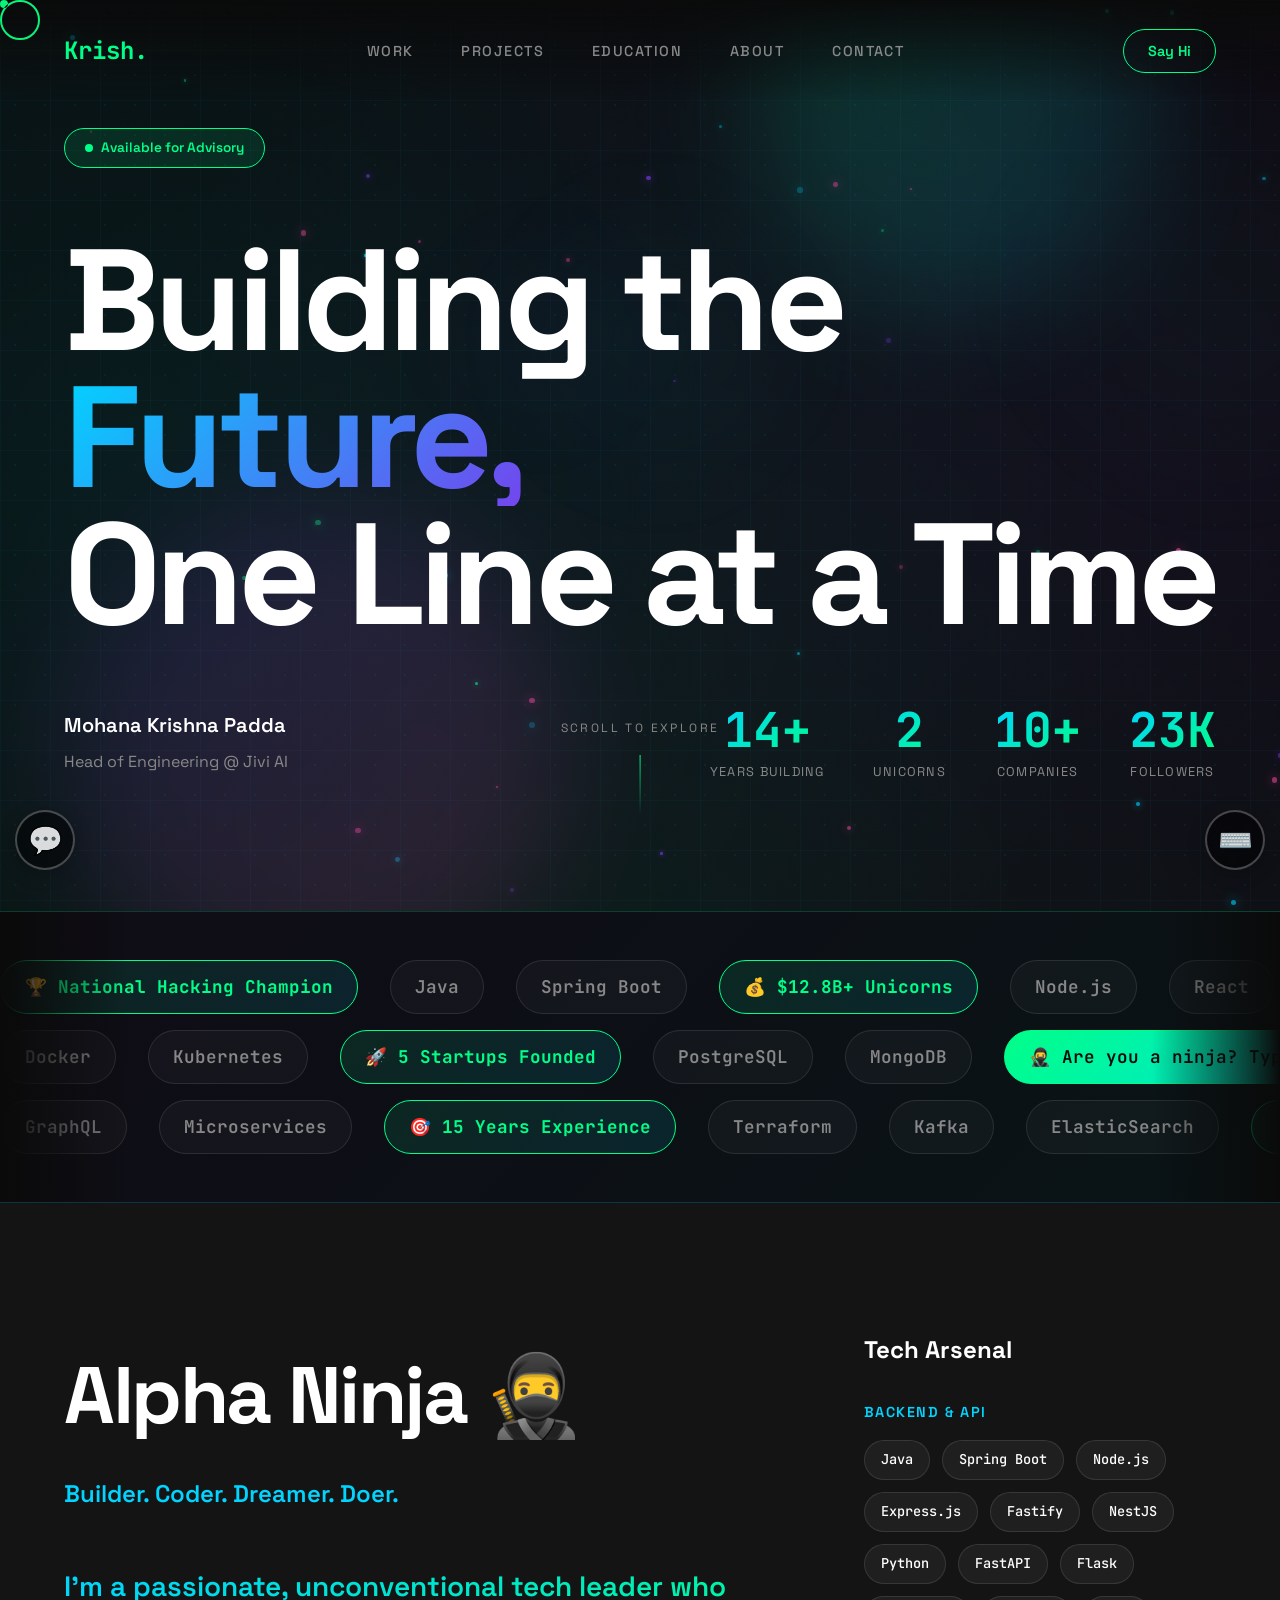
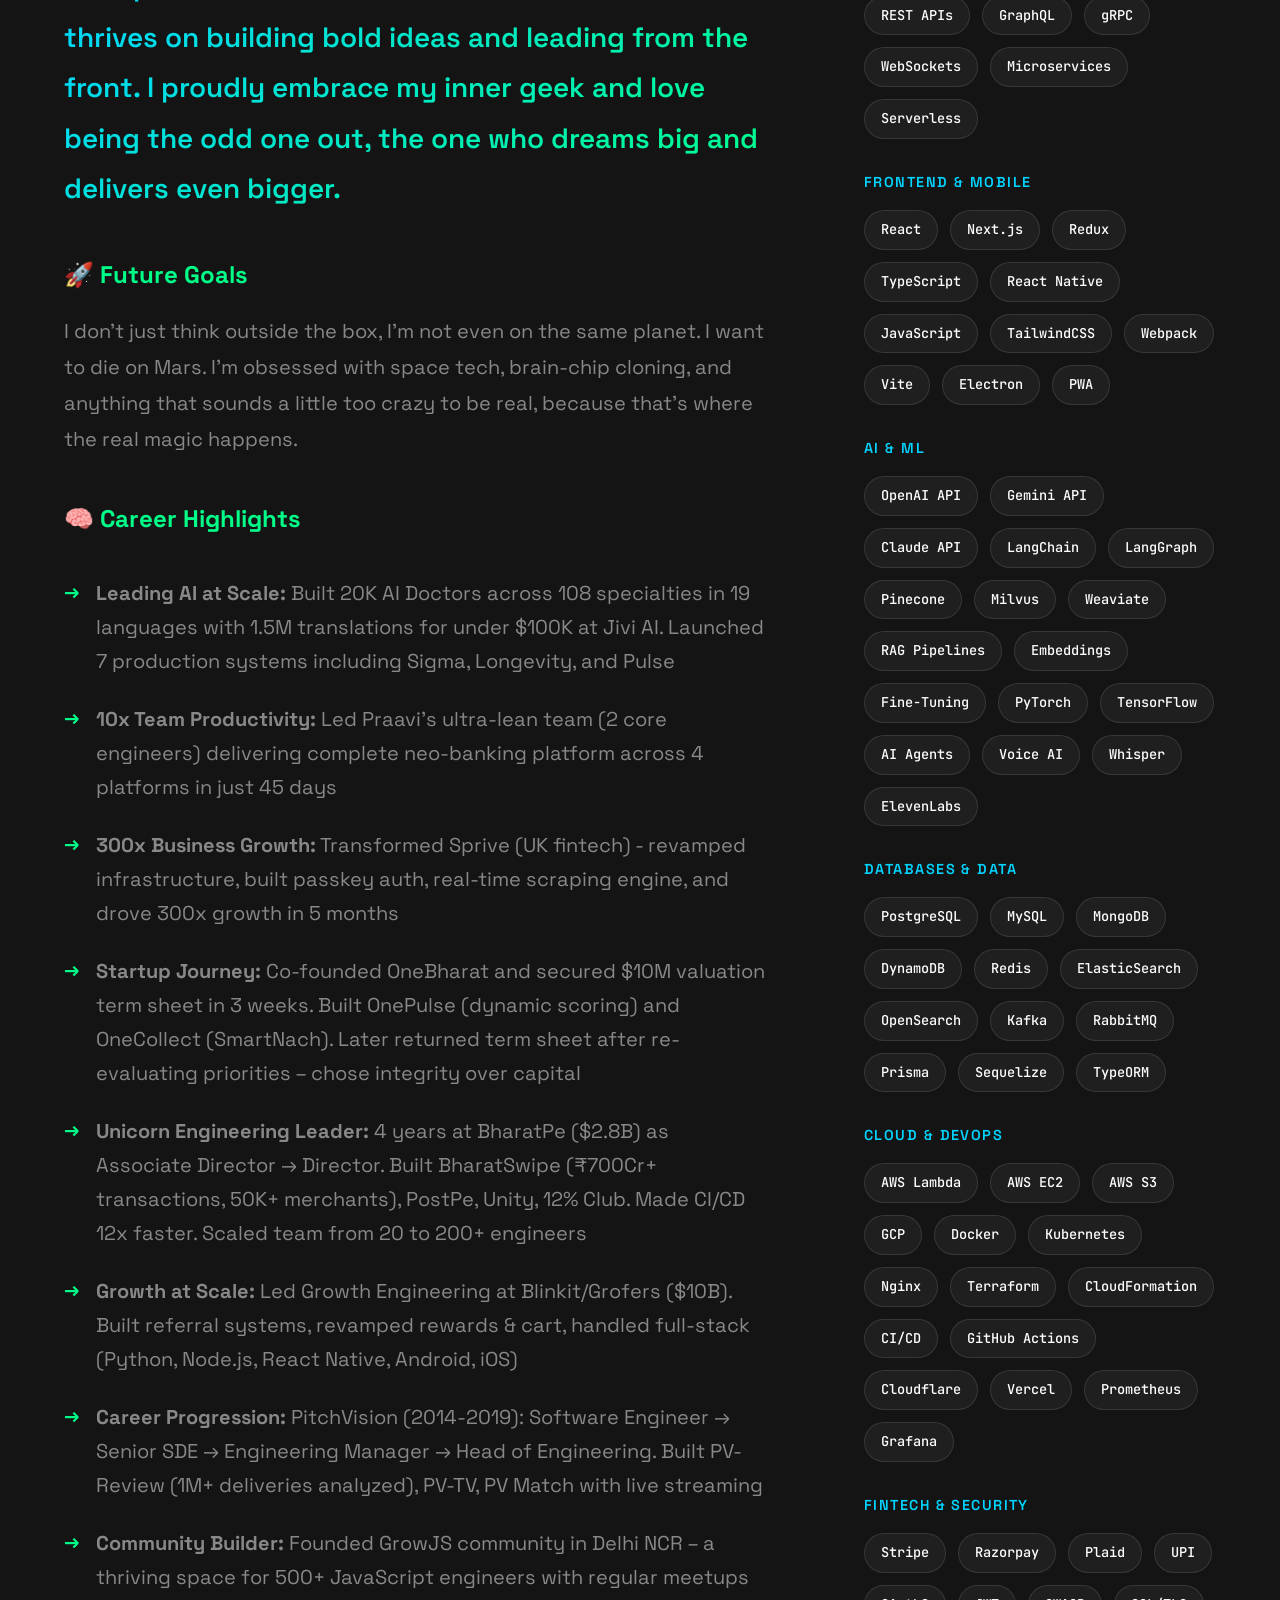
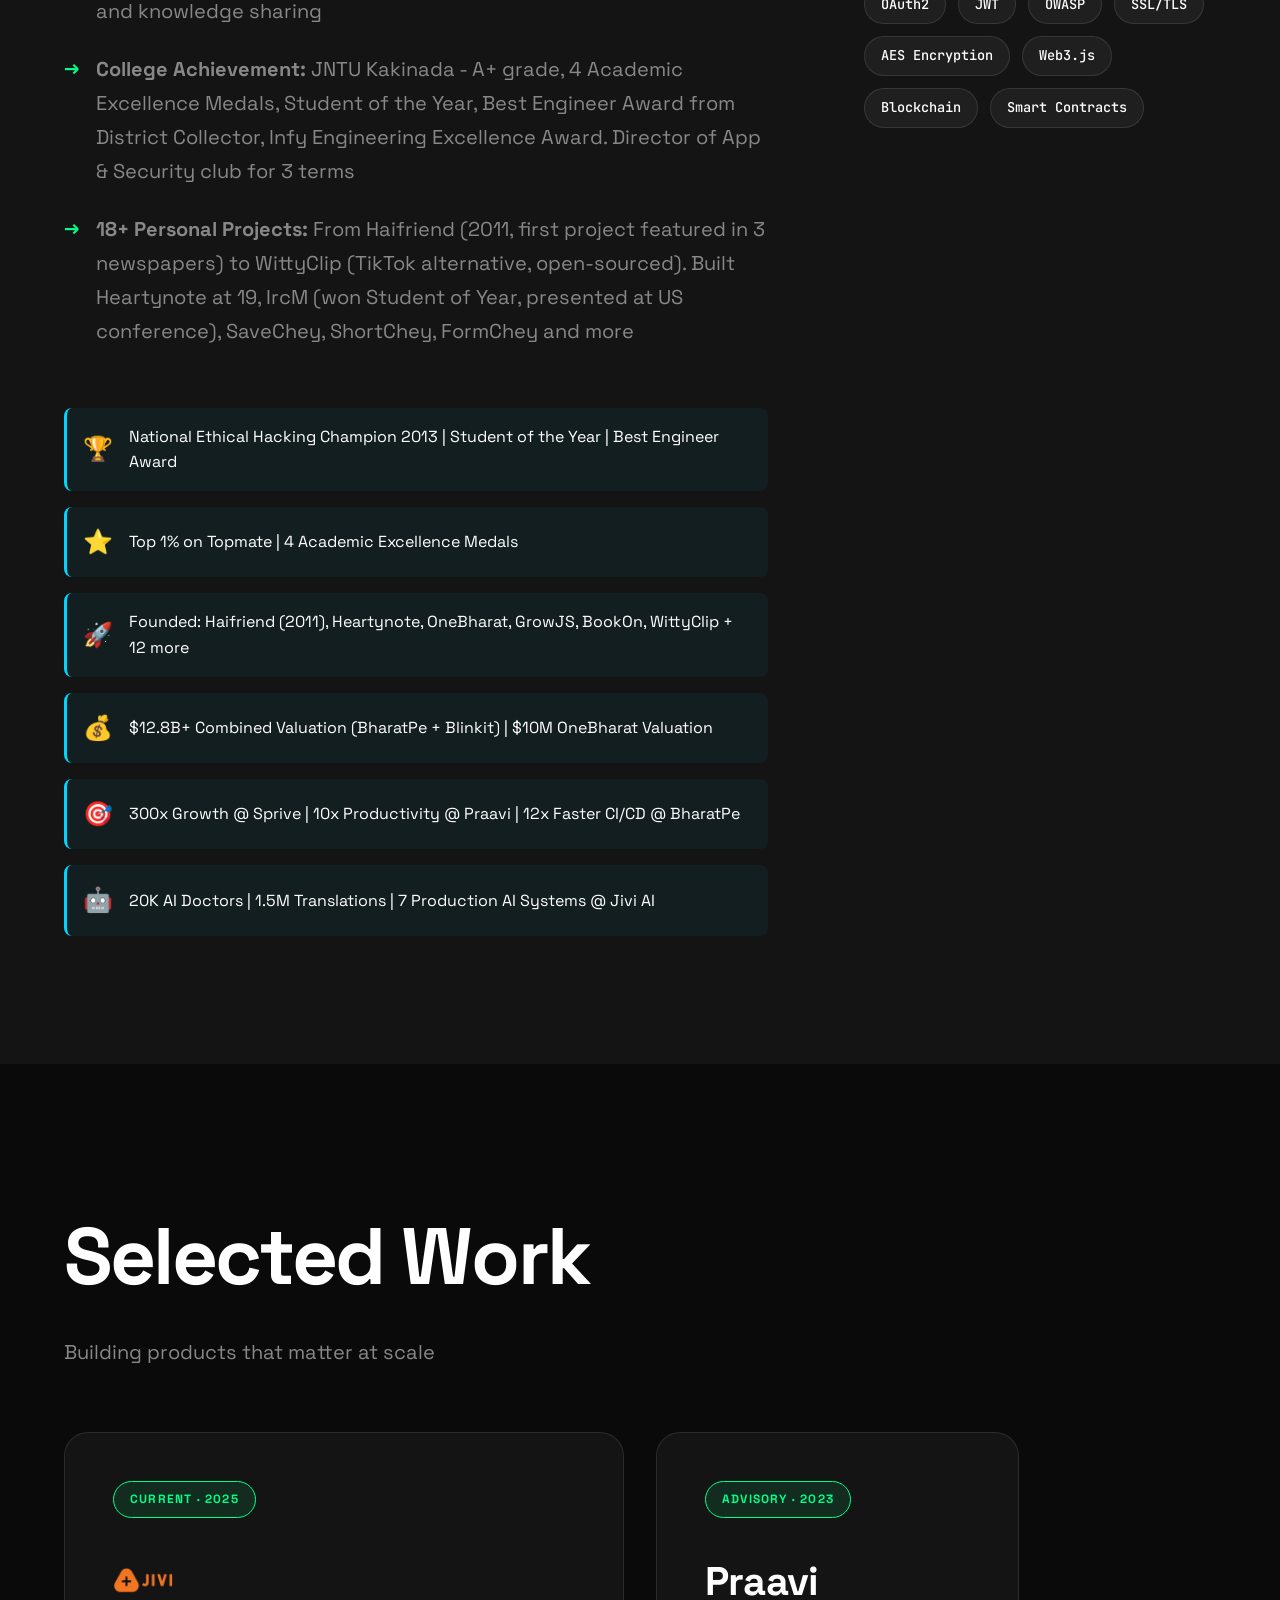
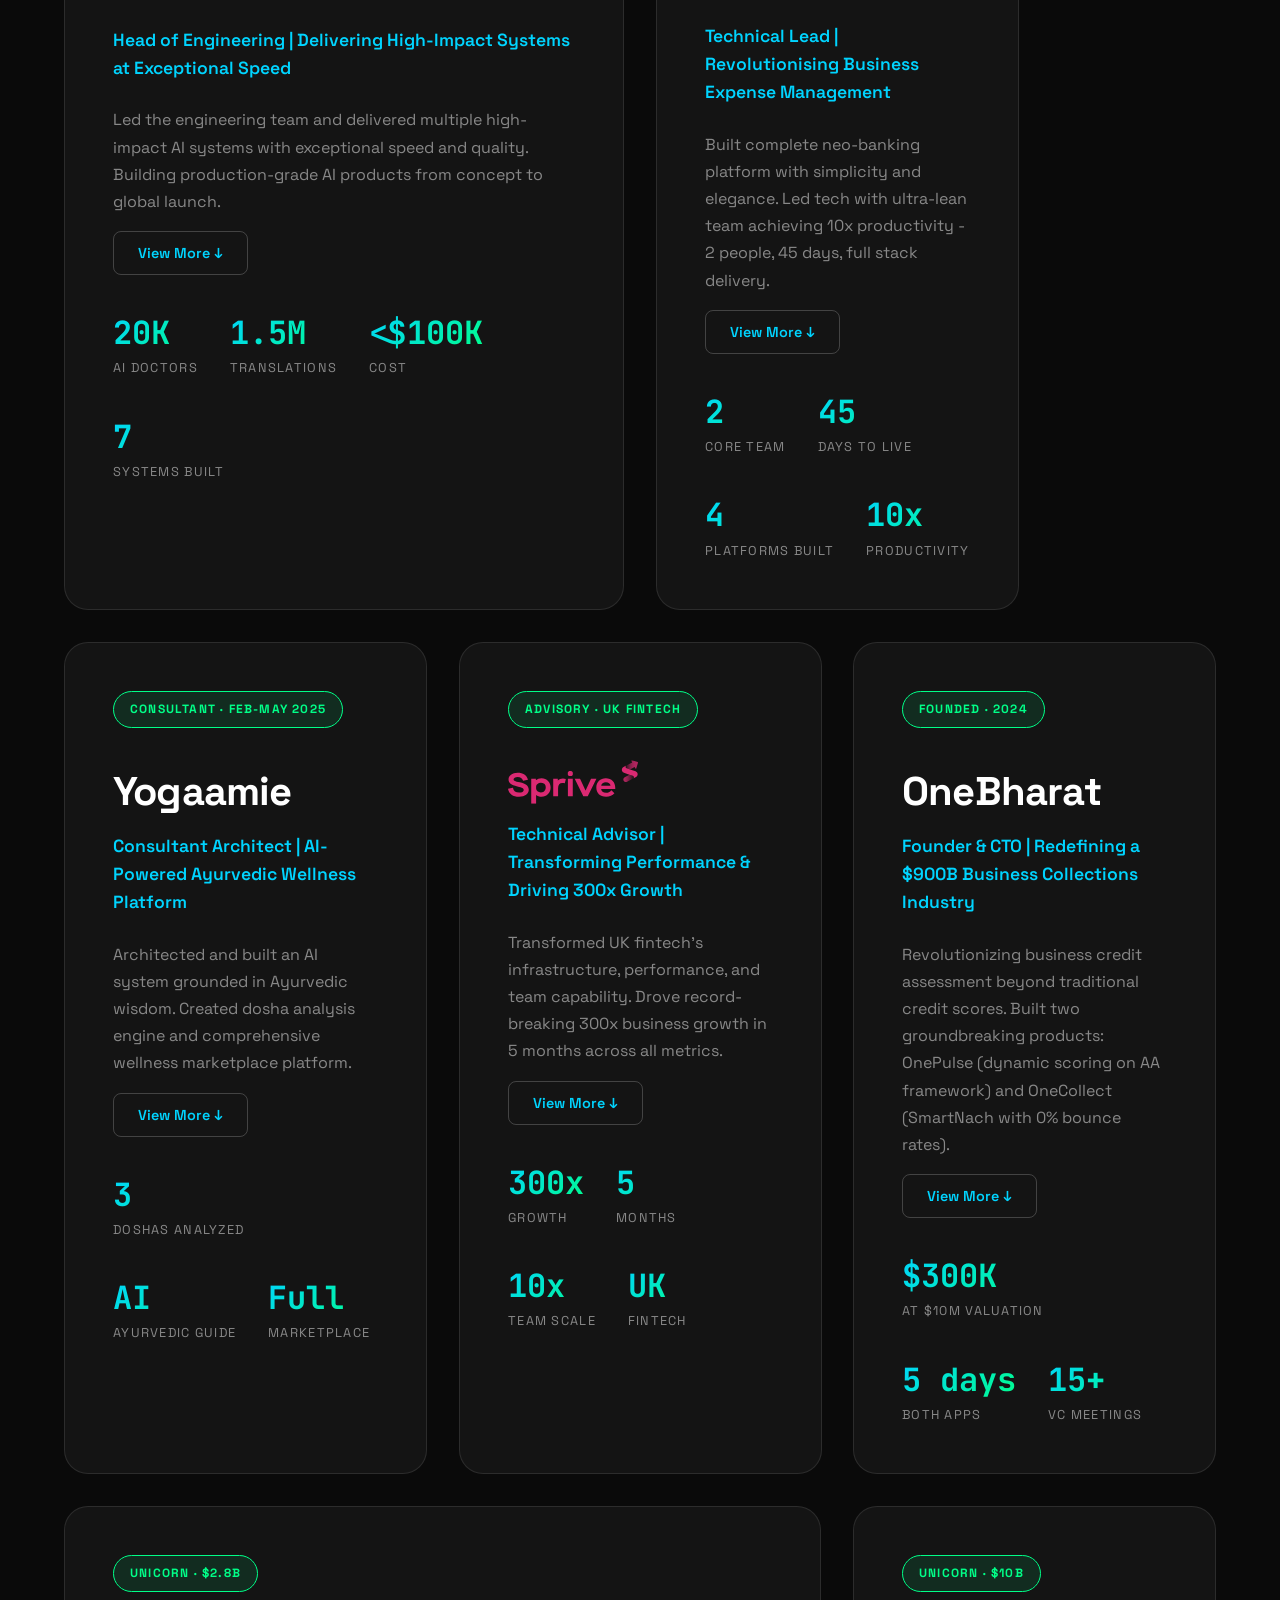
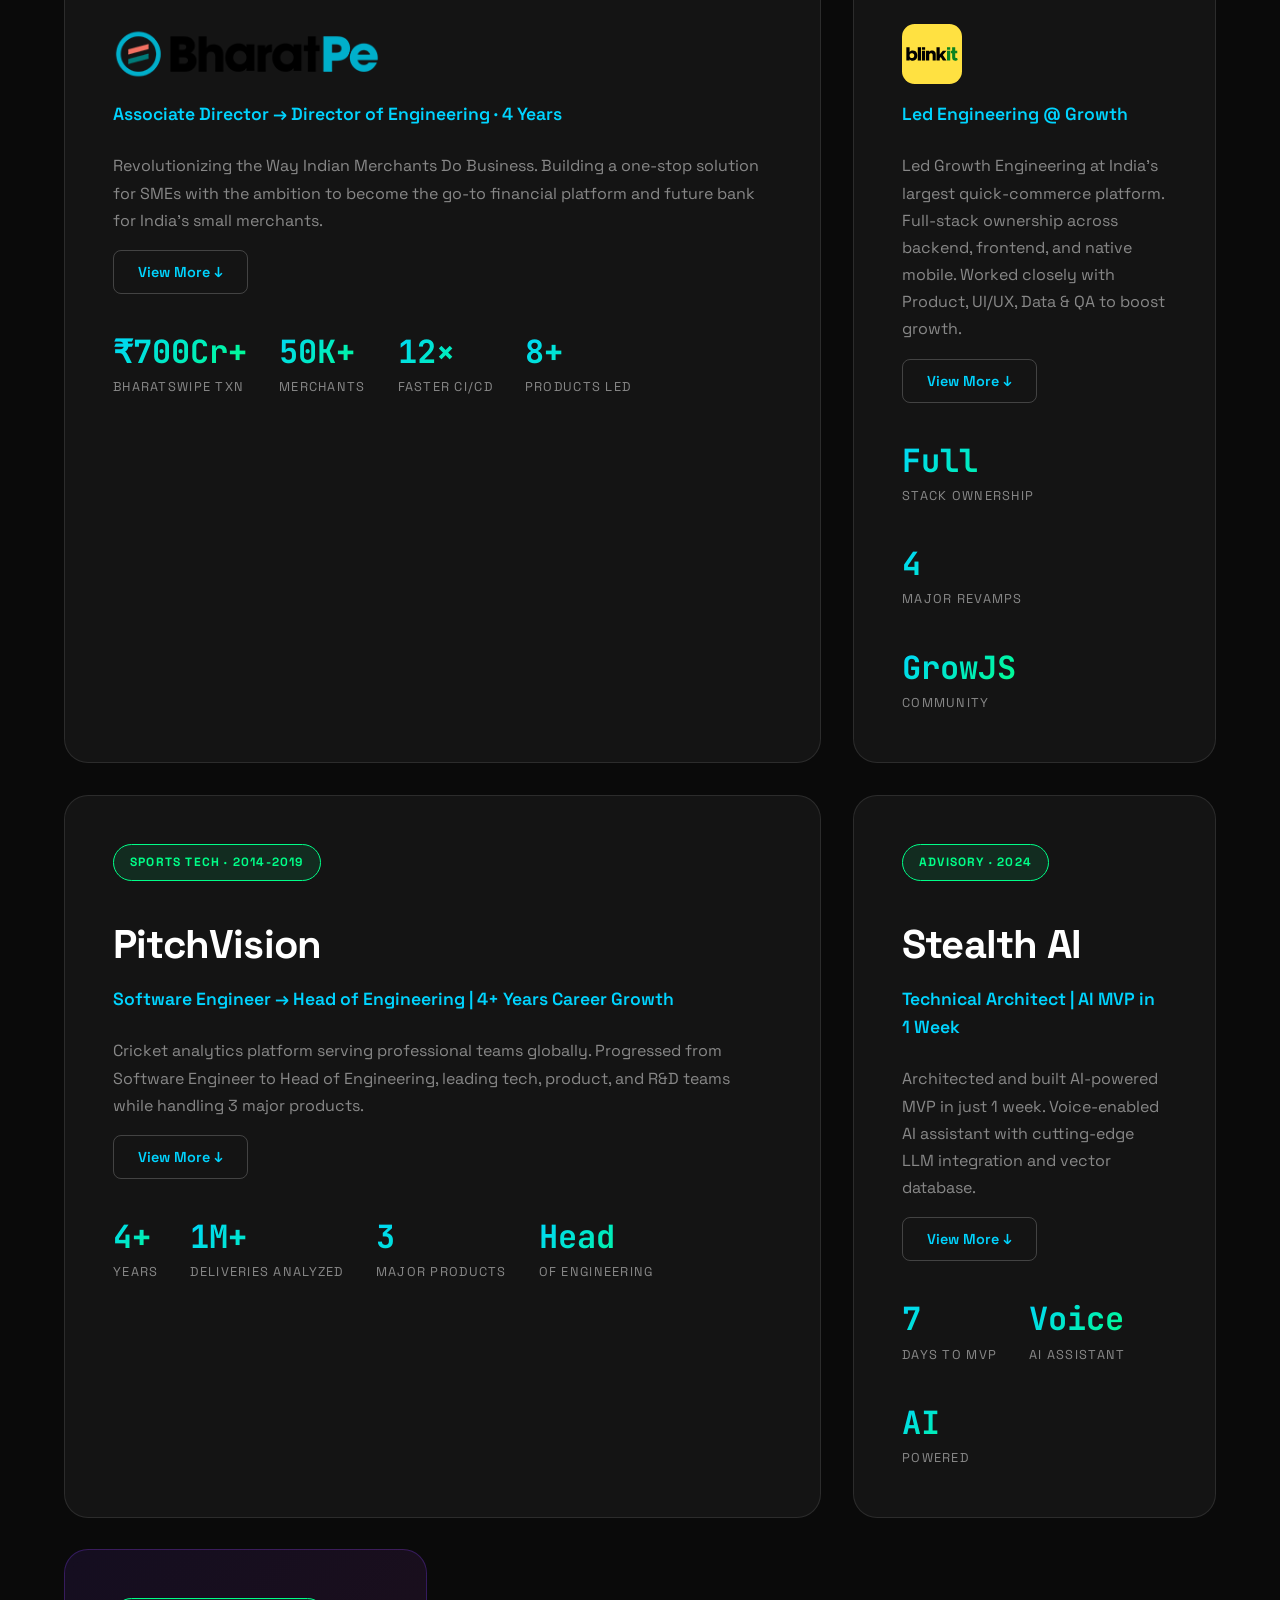
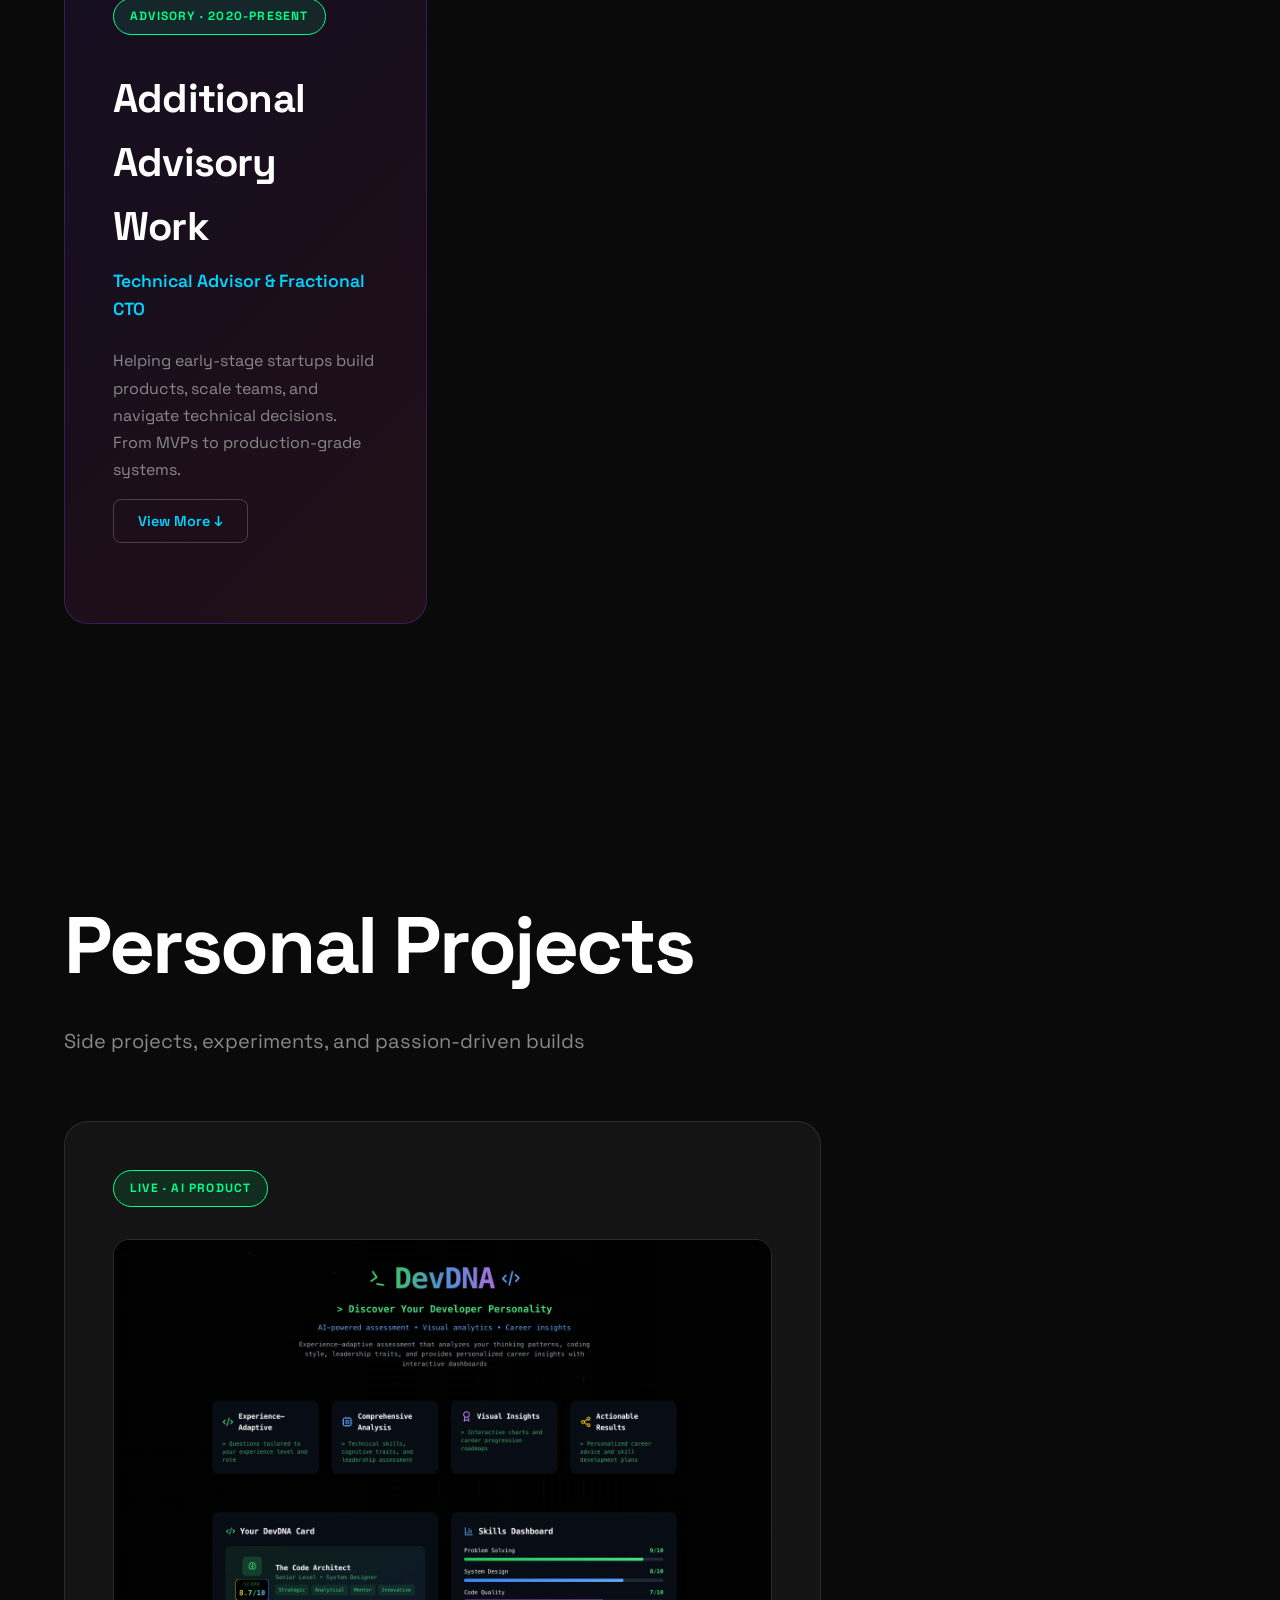
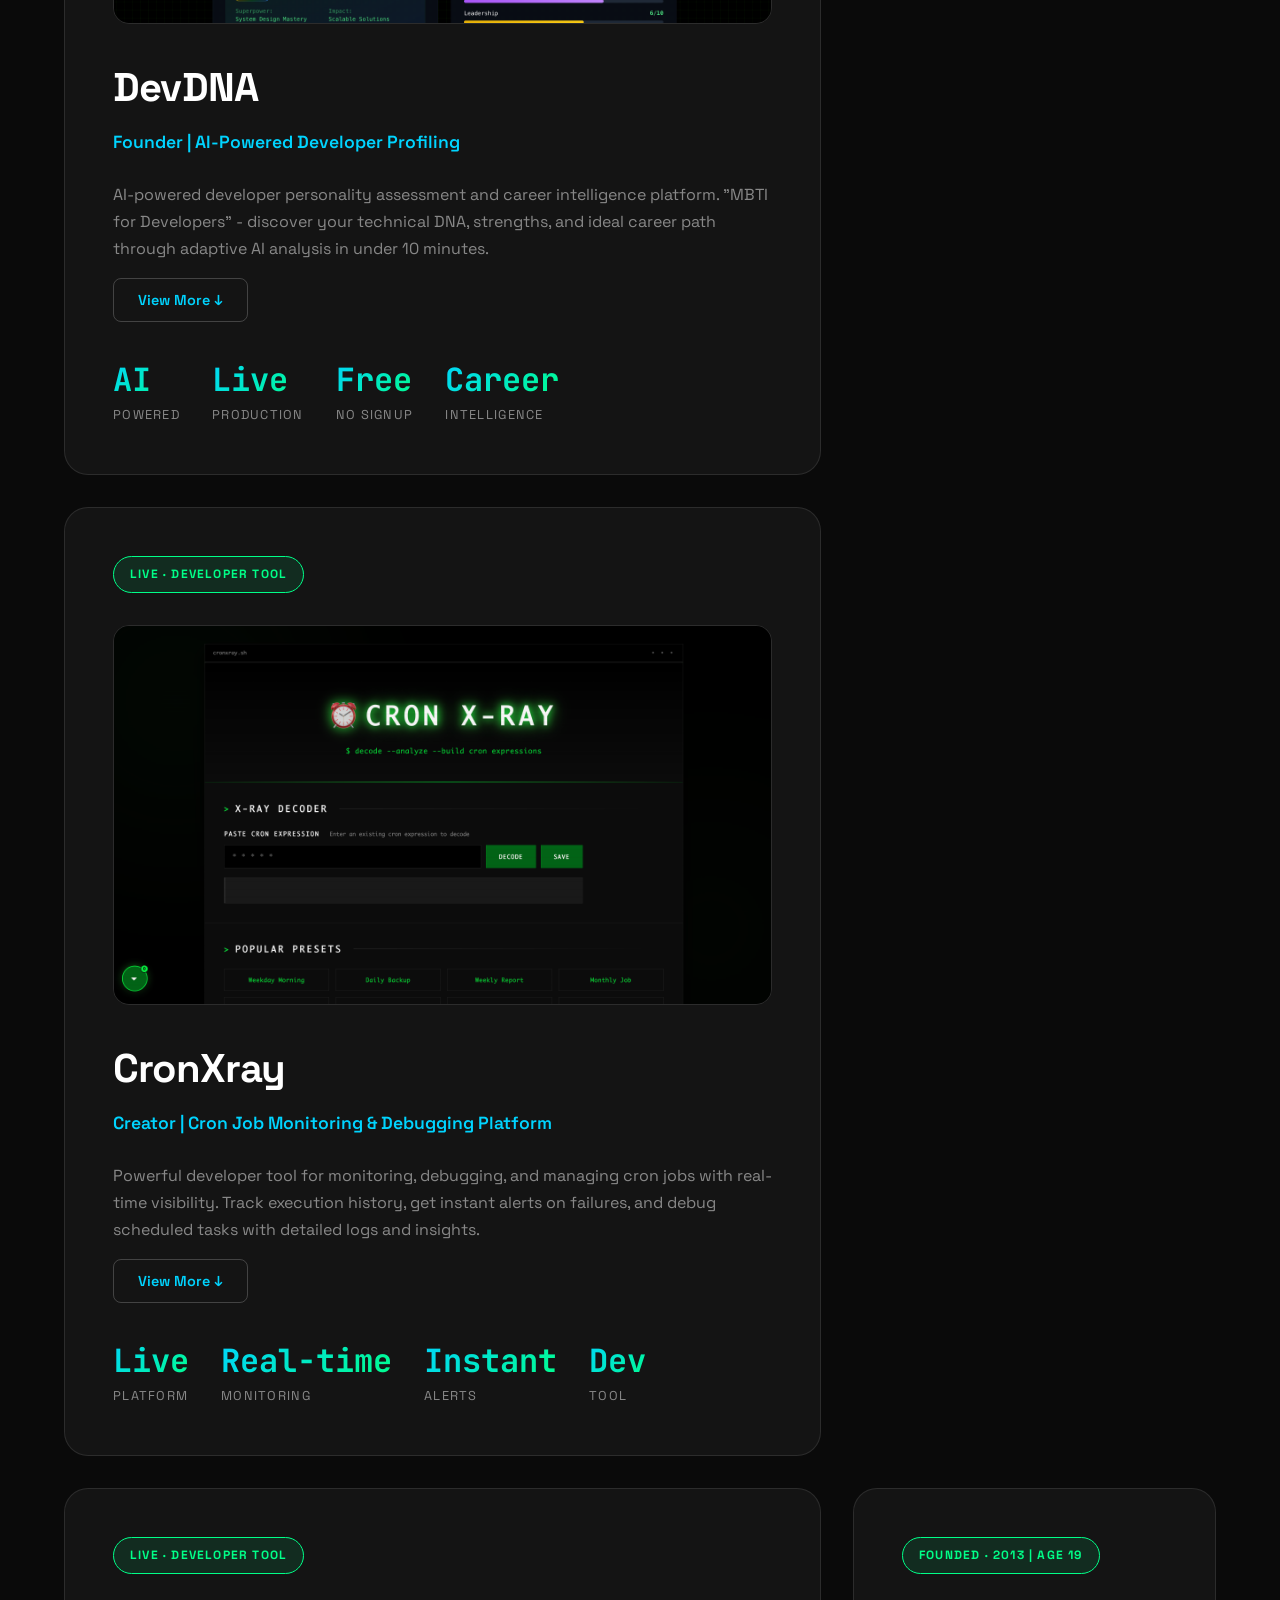
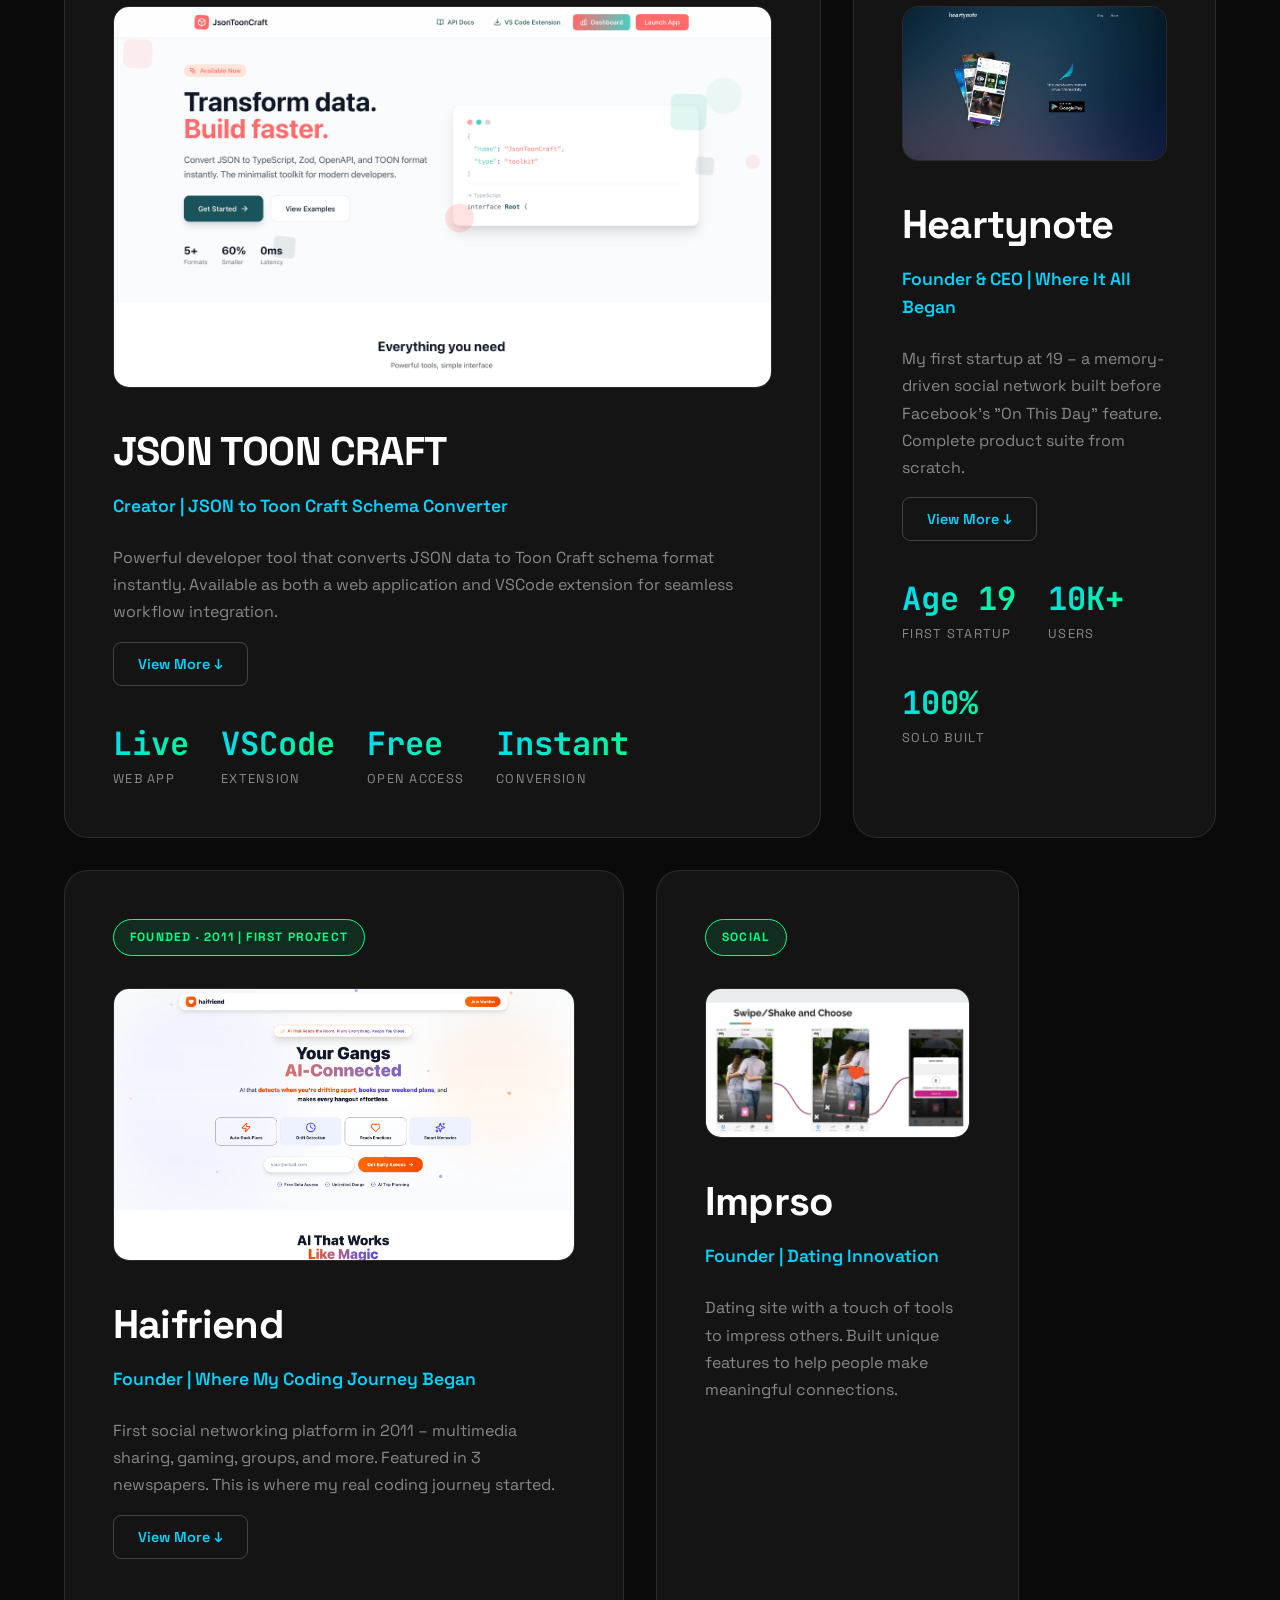
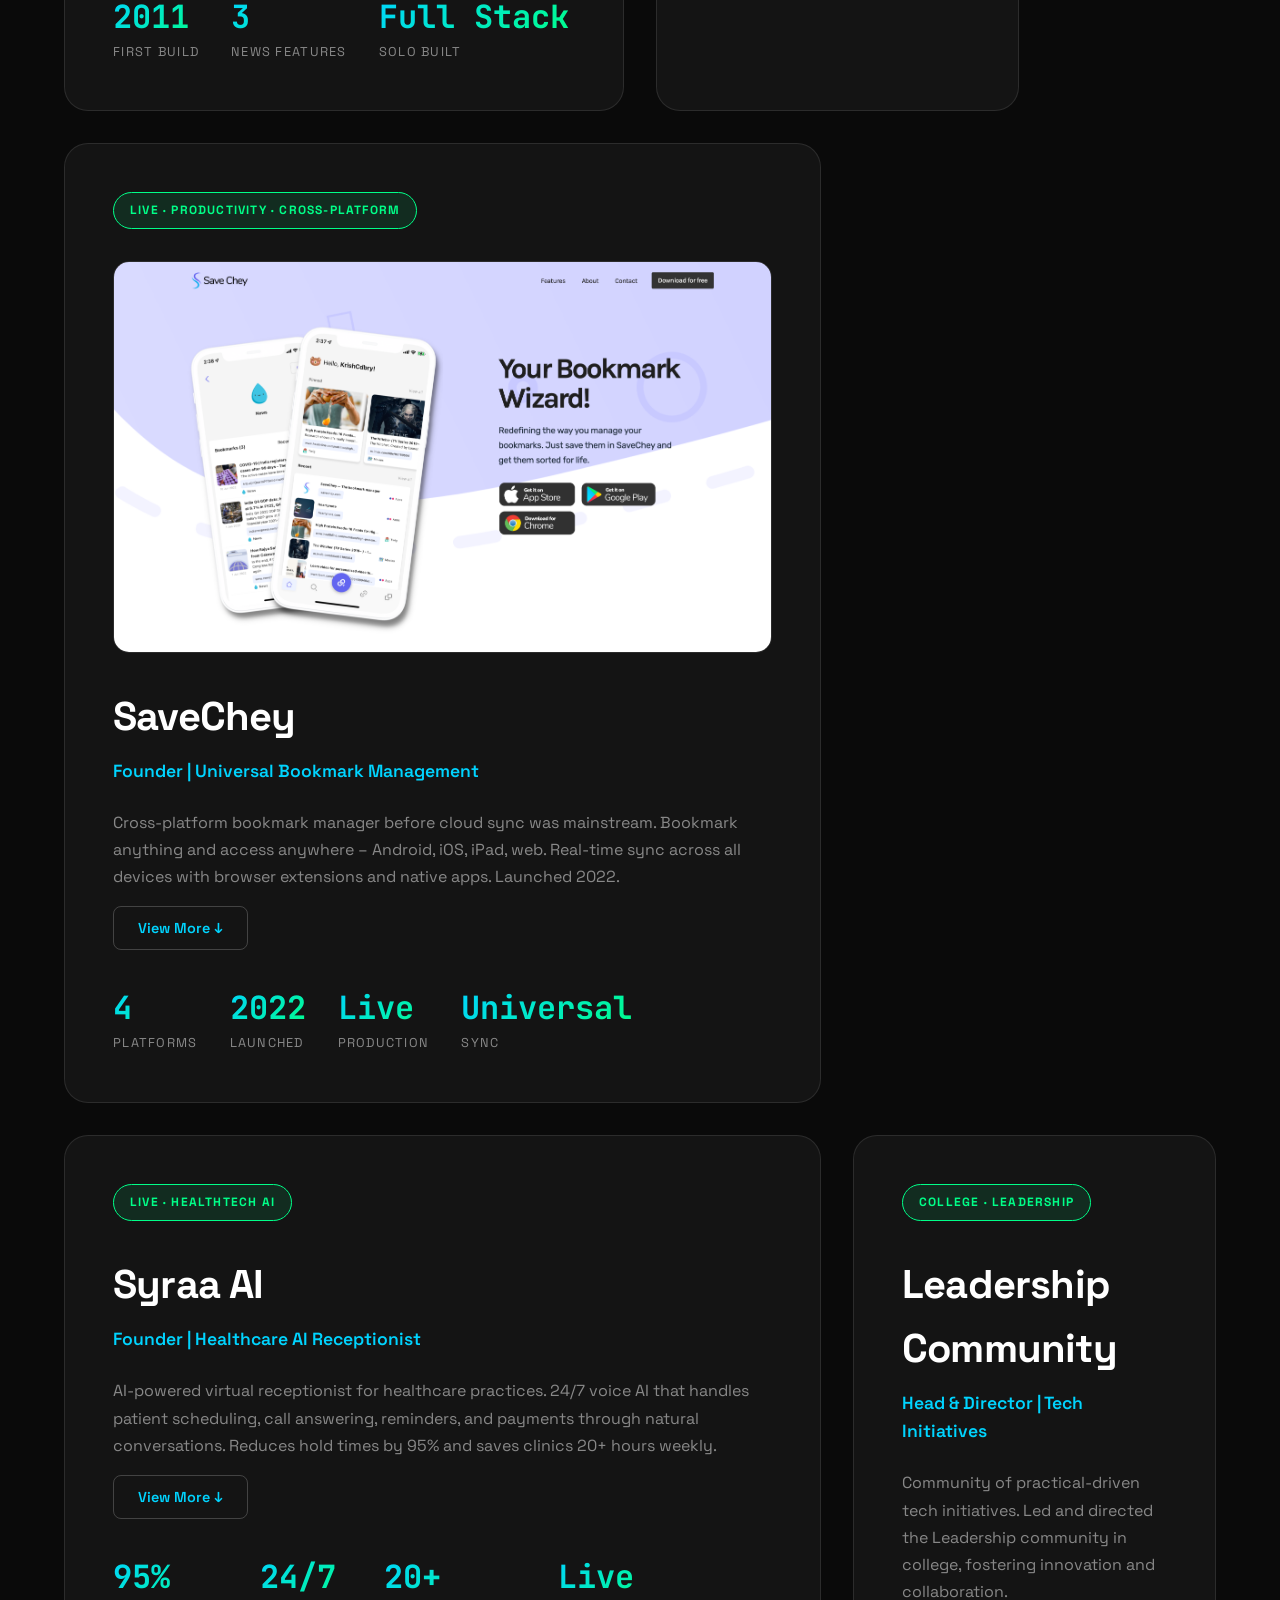
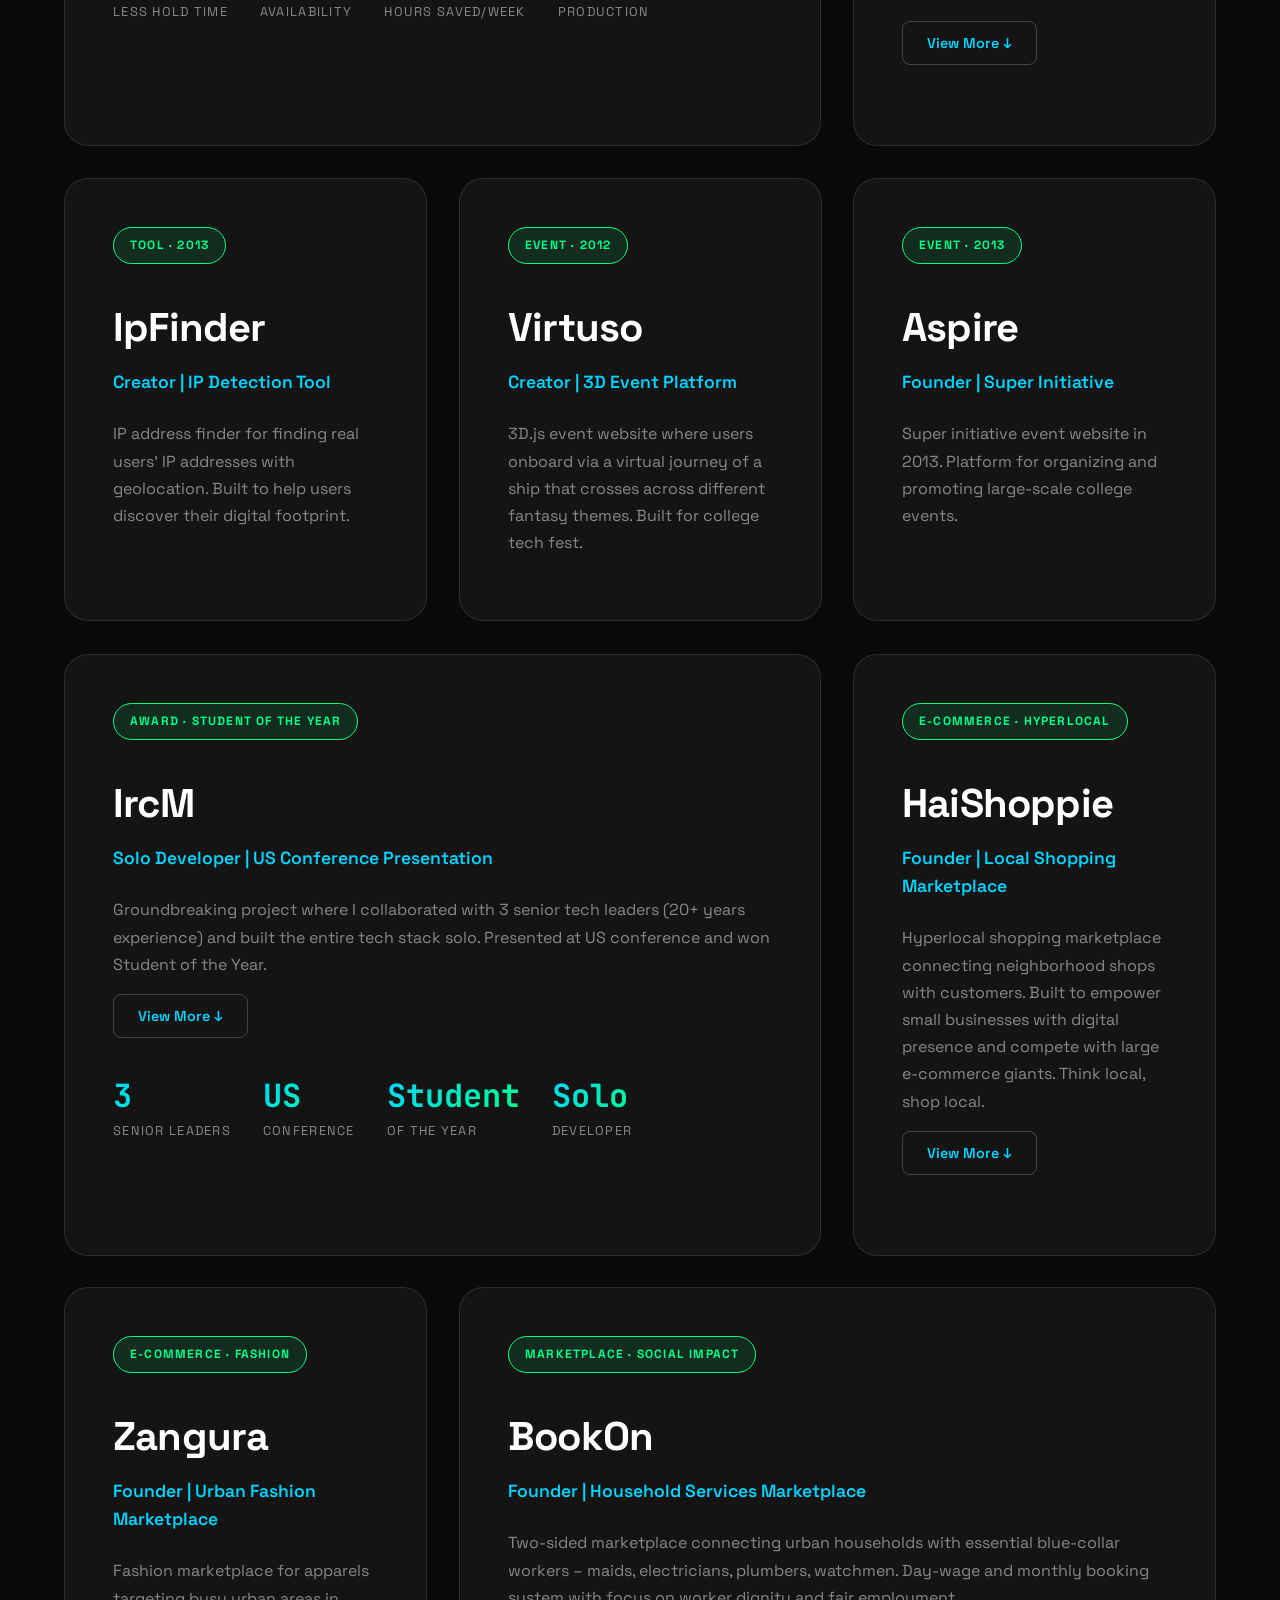
<file: index.html>
<!DOCTYPE html>
<html lang="en">
<head>
    <meta charset="UTF-8">
    <meta name="viewport" content="width=device-width, initial-scale=1.0">
    <meta name="description" content="Mohana Krishna Padda - Head of Engineering | 15 Years | 2 Unicorns | Builder, Coder, Dreamer, Doer">
    <meta name="author" content="Mohana Krishna Padda">
    <meta name="keywords" content="Engineering Leader, Tech Founder, CTO, Full Stack Developer, AI, Fintech, BharatPe, Blinkit, Jivi AI">

    <!-- Open Graph / Facebook -->
    <meta property="og:type" content="website">
    <meta property="og:url" content="https://krishcdbry.github.io/krishcdbry/">
    <meta property="og:title" content="Mohana Krishna Padda - Engineering Leader & Tech Founder">
    <meta property="og:description" content="Head of Engineering | 15 Years | 2 Unicorns | Building the future, one line at a time">
    <meta property="og:image" content="https://krishcdbry.github.io/krishcdbry/og-image.jpg">

    <!-- Twitter -->
    <meta property="twitter:card" content="summary_large_image">
    <meta property="twitter:url" content="https://krishcdbry.github.io/krishcdbry/">
    <meta property="twitter:title" content="Mohana Krishna Padda - Engineering Leader & Tech Founder">
    <meta property="twitter:description" content="Head of Engineering | 15 Years | 2 Unicorns | Building the future, one line at a time">
    <meta property="twitter:image" content="https://krishcdbry.github.io/krishcdbry/og-image.jpg">
    <meta name="twitter:creator" content="@krishcdbry">

    <title>Mohana Krishna Padda - Engineering Leader & Tech Founder</title>

    <!-- Favicon -->
    <link rel="icon" type="image/png" href="https://avatars.githubusercontent.com/u/4358385?s=400&u=a7bd9dbf1210dfda26479df4a88803a162fb5c70&v=4">
    <link rel="apple-touch-icon" href="https://avatars.githubusercontent.com/u/4358385?s=400&u=a7bd9dbf1210dfda26479df4a88803a162fb5c70&v=4">

    <link rel="preconnect" href="https://fonts.googleapis.com">
    <link rel="preconnect" href="https://fonts.gstatic.com" crossorigin>
    <link href="https://fonts.googleapis.com/css2?family=Space+Grotesk:wght@300;400;500;600;700&family=JetBrains+Mono:wght@400;700&display=swap" rel="stylesheet">
    <link rel="stylesheet" href="styles.css">
</head>
<body>
    <!--
        👋 Hey there, curious developer!
        I see you're checking out the source code. Nice!
        🥷 If you're a true ninja, you'll find the hidden easter egg.
    -->

    <!-- Cursor -->
    <div class="cursor" aria-hidden="true"></div>
    <div class="cursor-follower" aria-hidden="true"></div>

    <!-- Navigation -->
    <nav class="nav" role="navigation" aria-label="Main navigation">
        <div class="nav-logo" aria-label="Mohana Krishna Padda">Krish.</div>
        <div class="nav-menu">
            <a href="#work" class="nav-link">Work</a>
            <a href="#personal-projects" class="nav-link">Projects</a>
            <a href="#education" class="nav-link">Education</a>
            <a href="#about" class="nav-link">About</a>
            <a href="#contact" class="nav-link">Contact</a>
        </div>
        <div class="nav-contact">
            <a href="mailto:krishcdbry@gmail.com" class="nav-email" aria-label="Send email to Mohana Krishna Padda">Say Hi</a>
        </div>
    </nav>

    <!-- Hero -->
    <section class="hero" aria-label="Introduction">
        <!-- Animated Background -->
        <div class="hero-bg" aria-hidden="true">
            <div class="bg-grid"></div>
            <div class="bg-gradient"></div>
            <div class="bg-dots"></div>
        </div>

        <div class="hero-container">
            <div class="hero-badge">
                <span class="badge-dot" aria-hidden="true"></span>
                Available for Advisory
            </div>
            <h1 class="hero-title">
                <span class="title-line">Building the</span>
                <span class="title-line title-highlight">Future,</span>
                <span class="title-line">One Line at a Time</span>
            </h1>
            <div class="hero-intro">
                <div class="intro-text">
                    <p>Mohana Krishna Padda</p>
                    <p class="intro-role">Head of Engineering @ Jivi AI</p>
                </div>
                <div class="intro-stats">
                    <div class="stat">
                        <span class="stat-value">14+</span>
                        <span class="stat-label">Years Building</span>
                    </div>
                    <div class="stat">
                        <span class="stat-value">2</span>
                        <span class="stat-label">Unicorns</span>
                    </div>
                    <div class="stat">
                        <span class="stat-value">10+</span>
                        <span class="stat-label">Companies</span>
                    </div>
                    <div class="stat">
                        <span class="stat-value">23K</span>
                        <span class="stat-label">Followers</span>
                    </div>
                </div>
            </div>
            <div class="hero-scroll">
                <span>Scroll to explore</span>
                <div class="scroll-line"></div>
            </div>
        </div>
    </section>

    <!-- Multi-Row Marquee -->
    <div class="marquee-wrapper" role="region" aria-label="Tech arsenal and achievements">
        <!-- Row 1: Scrolls Right -->
        <div class="marquee-row marquee-row-1">
            <div class="marquee-track">
                <span class="marquee-item marquee-achievement">🏆 National Hacking Champion</span>
                <span class="marquee-item">Java</span>
                <span class="marquee-item">Spring Boot</span>
                <span class="marquee-item marquee-achievement">💰 $12.8B+ Unicorns</span>
                <span class="marquee-item">Node.js</span>
                <span class="marquee-item">React</span>
                <span class="marquee-item">TypeScript</span>
                <span class="marquee-item marquee-achievement">⚡ $10M in 3 Weeks</span>
                <span class="marquee-item">Python</span>
                <span class="marquee-item">FastAPI</span>
                <span class="marquee-item">AWS</span>
            </div>
            <div class="marquee-track" aria-hidden="true">
                <span class="marquee-item marquee-achievement">🏆 National Hacking Champion</span>
                <span class="marquee-item">Java</span>
                <span class="marquee-item">Spring Boot</span>
                <span class="marquee-item marquee-achievement">💰 $12.8B+ Unicorns</span>
                <span class="marquee-item">Node.js</span>
                <span class="marquee-item">React</span>
                <span class="marquee-item">TypeScript</span>
                <span class="marquee-item marquee-achievement">⚡ $10M in 3 Weeks</span>
                <span class="marquee-item">Python</span>
                <span class="marquee-item">FastAPI</span>
                <span class="marquee-item">AWS</span>
            </div>
        </div>

        <!-- Row 2: Scrolls Left (opposite direction) -->
        <div class="marquee-row marquee-row-2">
            <div class="marquee-track">
                <span class="marquee-item">Docker</span>
                <span class="marquee-item">Kubernetes</span>
                <span class="marquee-item marquee-achievement">🚀 5 Startups Founded</span>
                <span class="marquee-item">PostgreSQL</span>
                <span class="marquee-item">MongoDB</span>
                <span class="marquee-item marquee-achievement" style="background: linear-gradient(135deg, #00ff88 0%, #00d4ff 100%); color: #0a0a0a; font-weight: 600;">🥷 Are you a ninja? Type the Konami Code!</span>
                <span class="marquee-item">Redis</span>
                <span class="marquee-item marquee-achievement">⭐ Top 1% Topmate</span>
                <span class="marquee-item">OpenAI</span>
                <span class="marquee-item">LangChain</span>
                <span class="marquee-item">Pinecone</span>
                <span class="marquee-item">AI Agents</span>
            </div>
            <div class="marquee-track" aria-hidden="true">
                <span class="marquee-item">Docker</span>
                <span class="marquee-item">Kubernetes</span>
                <span class="marquee-item marquee-achievement">🚀 5 Startups Founded</span>
                <span class="marquee-item">PostgreSQL</span>
                <span class="marquee-item">MongoDB</span>
                <span class="marquee-item marquee-achievement" style="background: linear-gradient(135deg, #00ff88 0%, #00d4ff 100%); color: #0a0a0a; font-weight: 600;">🥷 Are you a ninja? Type the Konami Code!</span>
                <span class="marquee-item">Redis</span>
                <span class="marquee-item marquee-achievement">⭐ Top 1% Topmate</span>
                <span class="marquee-item">OpenAI</span>
                <span class="marquee-item">LangChain</span>
                <span class="marquee-item">Pinecone</span>
                <span class="marquee-item">AI Agents</span>
            </div>
        </div>

        <!-- Row 3: Scrolls Right -->
        <div class="marquee-row marquee-row-3">
            <div class="marquee-track">
                <span class="marquee-item">GraphQL</span>
                <span class="marquee-item">Microservices</span>
                <span class="marquee-item marquee-achievement">🎯 15 Years Experience</span>
                <span class="marquee-item">Terraform</span>
                <span class="marquee-item">Kafka</span>
                <span class="marquee-item">ElasticSearch</span>
                <span class="marquee-item marquee-achievement">💡 GrowJs Community</span>
                <span class="marquee-item">React Native</span>
                <span class="marquee-item">Next.js</span>
                <span class="marquee-item">Serverless</span>
                <span class="marquee-item">CI/CD</span>
            </div>
            <div class="marquee-track" aria-hidden="true">
                <span class="marquee-item">GraphQL</span>
                <span class="marquee-item">Microservices</span>
                <span class="marquee-item marquee-achievement">🎯 15 Years Experience</span>
                <span class="marquee-item">Terraform</span>
                <span class="marquee-item">Kafka</span>
                <span class="marquee-item">ElasticSearch</span>
                <span class="marquee-item marquee-achievement">💡 GrowJs Community</span>
                <span class="marquee-item">React Native</span>
                <span class="marquee-item">Next.js</span>
                <span class="marquee-item">Serverless</span>
                <span class="marquee-item">CI/CD</span>
            </div>
        </div>
    </div>

    <!-- About -->
    <section id="about" class="about-section">
        <div class="about-container">
            <div class="about-content">
                <h2 class="about-title">Alpha Ninja 🥷</h2>
                <p class="about-subtitle">Builder. Coder. Dreamer. Doer.</p>
                <div class="about-text">
                    <p class="lead">I'm a passionate, unconventional tech leader who thrives on building bold ideas and leading from the front. I proudly embrace my inner geek and love being the odd one out, the one who dreams big and delivers even bigger.</p>

                    <h3 class="about-section-heading">🚀 Future Goals</h3>
                    <p>I don't just think outside the box, I'm not even on the same planet. I want to die on Mars. I'm obsessed with space tech, brain-chip cloning, and anything that sounds a little too crazy to be real, because that's where the real magic happens.</p>

                    <h3 class="about-section-heading">🧠 Career Highlights</h3>
                    <ul class="career-highlights">
                        <li><strong>Leading AI at Scale:</strong> Built 20K AI Doctors across 108 specialties in 19 languages with 1.5M translations for under $100K at Jivi AI. Launched 7 production systems including Sigma, Longevity, and Pulse</li>
                        <li><strong>10x Team Productivity:</strong> Led Praavi's ultra-lean team (2 core engineers) delivering complete neo-banking platform across 4 platforms in just 45 days</li>
                        <li><strong>300x Business Growth:</strong> Transformed Sprive (UK fintech) - revamped infrastructure, built passkey auth, real-time scraping engine, and drove 300x growth in 5 months</li>
                        <li><strong>Startup Journey:</strong> Co-founded OneBharat and secured $10M valuation term sheet in 3 weeks. Built OnePulse (dynamic scoring) and OneCollect (SmartNach). Later returned term sheet after re-evaluating priorities – chose integrity over capital</li>
                        <li><strong>Unicorn Engineering Leader:</strong> 4 years at BharatPe ($2.8B) as Associate Director → Director. Built BharatSwipe (₹700Cr+ transactions, 50K+ merchants), PostPe, Unity, 12% Club. Made CI/CD 12x faster. Scaled team from 20 to 200+ engineers</li>
                        <li><strong>Growth at Scale:</strong> Led Growth Engineering at Blinkit/Grofers ($10B). Built referral systems, revamped rewards & cart, handled full-stack (Python, Node.js, React Native, Android, iOS)</li>
                        <li><strong>Career Progression:</strong> PitchVision (2014-2019): Software Engineer → Senior SDE → Engineering Manager → Head of Engineering. Built PV-Review (1M+ deliveries analyzed), PV-TV, PV Match with live streaming</li>
                        <li><strong>Community Builder:</strong> Founded GrowJS community in Delhi NCR – a thriving space for 500+ JavaScript engineers with regular meetups and knowledge sharing</li>
                        <li><strong>College Achievement:</strong> JNTU Kakinada - A+ grade, 4 Academic Excellence Medals, Student of the Year, Best Engineer Award from District Collector, Infy Engineering Excellence Award. Director of App & Security club for 3 terms</li>
                        <li><strong>18+ Personal Projects:</strong> From Haifriend (2011, first project featured in 3 newspapers) to WittyClip (TikTok alternative, open-sourced). Built Heartynote at 19, IrcM (won Student of Year, presented at US conference), SaveChey, ShortChey, FormChey and more</li>
                    </ul>
                </div>
                <div class="about-highlights">
                    <div class="highlight">
                        <span class="highlight-icon">🏆</span>
                        <span>National Ethical Hacking Champion 2013 | Student of the Year | Best Engineer Award</span>
                    </div>
                    <div class="highlight">
                        <span class="highlight-icon">⭐</span>
                        <span>Top 1% on Topmate | 4 Academic Excellence Medals</span>
                    </div>
                    <div class="highlight">
                        <span class="highlight-icon">🚀</span>
                        <span>Founded: Haifriend (2011), Heartynote, OneBharat, GrowJS, BookOn, WittyClip + 12 more</span>
                    </div>
                    <div class="highlight">
                        <span class="highlight-icon">💰</span>
                        <span>$12.8B+ Combined Valuation (BharatPe + Blinkit) | $10M OneBharat Valuation</span>
                    </div>
                    <div class="highlight">
                        <span class="highlight-icon">🎯</span>
                        <span>300x Growth @ Sprive | 10x Productivity @ Praavi | 12x Faster CI/CD @ BharatPe</span>
                    </div>
                    <div class="highlight">
                        <span class="highlight-icon">🤖</span>
                        <span>20K AI Doctors | 1.5M Translations | 7 Production AI Systems @ Jivi AI</span>
                    </div>
                </div>
            </div>
            <div class="about-tech">
                <h3>Tech Arsenal</h3>
                <div class="tech-section">
                    <h4 class="tech-category">Backend & API</h4>
                    <div class="tech-tags">
                        <span>Java</span>
                        <span>Spring Boot</span>
                        <span>Node.js</span>
                        <span>Express.js</span>
                        <span>Fastify</span>
                        <span>NestJS</span>
                        <span>Python</span>
                        <span>FastAPI</span>
                        <span>Flask</span>
                        <span>REST APIs</span>
                        <span>GraphQL</span>
                        <span>gRPC</span>
                        <span>WebSockets</span>
                        <span>Microservices</span>
                        <span>Serverless</span>
                    </div>
                </div>
                <div class="tech-section">
                    <h4 class="tech-category">Frontend & Mobile</h4>
                    <div class="tech-tags">
                        <span>React</span>
                        <span>Next.js</span>
                        <span>Redux</span>
                        <span>TypeScript</span>
                        <span>React Native</span>
                        <span>JavaScript</span>
                        <span>TailwindCSS</span>
                        <span>Webpack</span>
                        <span>Vite</span>
                        <span>Electron</span>
                        <span>PWA</span>
                    </div>
                </div>
                <div class="tech-section">
                    <h4 class="tech-category">AI & ML</h4>
                    <div class="tech-tags">
                        <span>OpenAI API</span>
                        <span>Gemini API</span>
                        <span>Claude API</span>
                        <span>LangChain</span>
                        <span>LangGraph</span>
                        <span>Pinecone</span>
                        <span>Milvus</span>
                        <span>Weaviate</span>
                        <span>RAG Pipelines</span>
                        <span>Embeddings</span>
                        <span>Fine-Tuning</span>
                        <span>PyTorch</span>
                        <span>TensorFlow</span>
                        <span>AI Agents</span>
                        <span>Voice AI</span>
                        <span>Whisper</span>
                        <span>ElevenLabs</span>
                    </div>
                </div>
                <div class="tech-section">
                    <h4 class="tech-category">Databases & Data</h4>
                    <div class="tech-tags">
                        <span>PostgreSQL</span>
                        <span>MySQL</span>
                        <span>MongoDB</span>
                        <span>DynamoDB</span>
                        <span>Redis</span>
                        <span>ElasticSearch</span>
                        <span>OpenSearch</span>
                        <span>Kafka</span>
                        <span>RabbitMQ</span>
                        <span>Prisma</span>
                        <span>Sequelize</span>
                        <span>TypeORM</span>
                    </div>
                </div>
                <div class="tech-section">
                    <h4 class="tech-category">Cloud & DevOps</h4>
                    <div class="tech-tags">
                        <span>AWS Lambda</span>
                        <span>AWS EC2</span>
                        <span>AWS S3</span>
                        <span>GCP</span>
                        <span>Docker</span>
                        <span>Kubernetes</span>
                        <span>Nginx</span>
                        <span>Terraform</span>
                        <span>CloudFormation</span>
                        <span>CI/CD</span>
                        <span>GitHub Actions</span>
                        <span>Cloudflare</span>
                        <span>Vercel</span>
                        <span>Prometheus</span>
                        <span>Grafana</span>
                    </div>
                </div>
                <div class="tech-section">
                    <h4 class="tech-category">Fintech & Security</h4>
                    <div class="tech-tags">
                        <span>Stripe</span>
                        <span>Razorpay</span>
                        <span>Plaid</span>
                        <span>UPI</span>
                        <span>OAuth2</span>
                        <span>JWT</span>
                        <span>OWASP</span>
                        <span>SSL/TLS</span>
                        <span>AES Encryption</span>
                        <span>Web3.js</span>
                        <span>Blockchain</span>
                        <span>Smart Contracts</span>
                    </div>
                </div>
            </div>
        </div>
    </section>

    <!-- Work Grid -->
    <section id="work" class="work-section">
        <div class="section-header">
            <h2 class="section-title">Selected Work</h2>
            <p class="section-subtitle">Building products that matter at scale</p>
        </div>

        <div class="work-grid">
            <!-- Jivi AI - Large Feature -->
            <article class="work-card work-card-large" data-color="#00d4ff">
                <div class="card-content">
                    <div class="card-tag">Current · 2025</div>
                    <div class="company-logo">
                        <img src="static-stuff/images/jiviai.png" alt="Jivi AI">
                    </div>
                    <p class="card-role">Head of Engineering | Delivering High-Impact Systems at Exceptional Speed</p>
                    <p class="card-desc">Led the engineering team and delivered multiple high-impact AI systems with exceptional speed and quality. Building production-grade AI products from concept to global launch.</p>

                    <button class="view-more-btn">View More ↓</button>

                    <div class="card-story">
                        <p><strong>AI Doctor Pipeline:</strong></p>
                        <ul class="story-list">
                            <li>Designed and ran the AI Doctor pipeline with highly optimized and ultra-robust performance</li>
                            <li>Generated <strong>20K doctors</strong>, <strong>108 specialties</strong>, <strong>19 languages</strong>, <strong>1.5 Million translations</strong></li>
                            <li>Achieved all this under <strong>$100K</strong> through batching and parallel processing with 32 threads</li>
                        </ul>

                        <p><strong>Rapid Product Development:</strong></p>
                        <ul class="story-list">
                            <li><strong>Sigma (Global Search Engine)</strong> – Built in a weekend. Python, OpenSearch, React. Multi-model orchestration with intelligent query routing</li>
                            <li><strong>Longevity</strong> – Developed and globally launched under a week. Extensive assessment engine, reward system for user stickiness, activity tracker</li>
                            <li><strong>Pulse (Diagnostic Model)</strong> – Created within a day with detailed case studies and verified accuracy</li>
                            <li><strong>Developer Productivity Tracker</strong> – Built in just one day</li>
                            <li><strong>Multi National Wallet System (V0)</strong> – Developed entire system over a weekend</li>
                        </ul>

                        <p><strong>Integrations & UX:</strong></p>
                        <ul class="story-list">
                            <li>Engineered UX for the interactive AI assistant integrated with Samsung</li>
                        </ul>

                        <p><strong>Tech Stack:</strong> Python, FastAPI, OpenSearch, React, LangChain, OpenAI/Gemini/Claude APIs, Pinecone, PostgreSQL, Redis, AWS Lambda, Docker</p>
                    </div>

                    <div class="card-metrics">
                        <div class="metric">
                            <span class="metric-value">20K</span>
                            <span class="metric-label">AI Doctors</span>
                        </div>
                        <div class="metric">
                            <span class="metric-value">1.5M</span>
                            <span class="metric-label">Translations</span>
                        </div>
                        <div class="metric">
                            <span class="metric-value">&lt;$100K</span>
                            <span class="metric-label">Cost</span>
                        </div>
                        <div class="metric">
                            <span class="metric-value">7</span>
                            <span class="metric-label">Systems Built</span>
                        </div>
                    </div>
                </div>
            </article>

            <!-- Praavi -->
            <article class="work-card" data-color="#f59e0b">
                <div class="card-content">
                    <div class="card-tag">Advisory · 2023</div>
                    <h3>Praavi</h3>
                    <p class="card-role">Technical Lead | Revolutionising Business Expense Management</p>
                    <p class="card-desc">Built complete neo-banking platform with simplicity and elegance. Led tech with ultra-lean team achieving 10x productivity - 2 people, 45 days, full stack delivery.</p>

                    <button class="view-more-btn">View More ↓</button>

                    <div class="card-story">
                        <p><strong>The Challenge:</strong> Revolutionising business expense management with simplicity and elegance.</p>

                        <p><strong>Building an Ultra-Lean Team with 10x Productivity:</strong></p>
                        <ul class="story-list">
                            <li><strong>Team Structure:</strong> Led tech with just 1 fulltime backend engineer and 2 interns</li>
                            <li><strong>Timeline:</strong> 45 days from concept to live production</li>
                            <li><strong>Full Stack Delivery:</strong> Web, Dashboard, iOS & Android apps</li>
                        </ul>

                        <p><strong>What We Built:</strong></p>
                        <ul class="story-list">
                            <li><strong>Payouts Engine</strong> – Complete payout processing system for business expenses</li>
                            <li><strong>Neo Banking Platform</strong> – Modern banking interface with account aggregation</li>
                            <li><strong>Web & Dashboard</strong> – React + Node.js with real-time expense tracking</li>
                            <li><strong>Mobile Apps (iOS & Android)</strong> – Full-featured native apps for expense management</li>
                            <li><strong>Account Aggregation</strong> – Integrated with 10+ banking APIs for real-time data sync</li>
                        </ul>

                        <p><strong>Achievement:</strong> Delivered enterprise-grade neo-banking platform with a 2-person core team in just 45 days, proving that exceptional productivity comes from lean, focused execution.</p>

                        <p><strong>Tech Stack:</strong> React, Node.js, PostgreSQL, React Native, Banking APIs, Real-time sync</p>
                    </div>

                    <div class="card-metrics">
                        <div class="metric">
                            <span class="metric-value">2</span>
                            <span class="metric-label">Core Team</span>
                        </div>
                        <div class="metric">
                            <span class="metric-value">45</span>
                            <span class="metric-label">Days to Live</span>
                        </div>
                        <div class="metric">
                            <span class="metric-value">4</span>
                            <span class="metric-label">Platforms Built</span>
                        </div>
                        <div class="metric">
                            <span class="metric-value">10x</span>
                            <span class="metric-label">Productivity</span>
                        </div>
                    </div>
                </div>
            </article>

            <!-- Yogaamie -->
            <article class="work-card" data-color="#9333ea">
                <div class="card-content">
                    <div class="card-tag">Consultant · Feb-May 2025</div>
                    <h3>Yogaamie</h3>
                    <p class="card-role">Consultant Architect | AI-Powered Ayurvedic Wellness Platform</p>
                    <p class="card-desc">Architected and built an AI system grounded in Ayurvedic wisdom. Created dosha analysis engine and comprehensive wellness marketplace platform.</p>

                    <button class="view-more-btn">View More ↓</button>

                    <div class="card-story">
                        <p><strong>AI Ayurvedic System:</strong></p>
                        <ul class="story-list">
                            <li>Created an AI system grounded in Ayurvedic wisdom, integrating ancient knowledge with modern AI capabilities</li>
                            <li><strong>Dosha Analysis Engine</strong> – Built comprehensive analysis system to determine individual constitution (Vata, Pitta, Kapha)</li>
                            <li><strong>Report Generation</strong> – Developed detailed report generation within the Ayurvedic assistant journey with personalized insights</li>
                            <li><strong>Interactive Guidance</strong> – Enabled users to interact with AI and receive real-time guidance based on their dosha profile</li>
                        </ul>

                        <p><strong>Platform Architecture:</strong></p>
                        <ul class="story-list">
                            <li>Architected the <strong>Wellness Marketplace Platform</strong> from ground up</li>
                            <li>Designed scalable architecture for personalized wellness recommendations</li>
                            <li>Integrated AI-driven product suggestions aligned with Ayurvedic principles</li>
                        </ul>

                        <p><strong>Impact:</strong> Built a bridge between traditional Ayurvedic wisdom and modern AI technology, making ancient wellness practices accessible and personalized through intelligent automation.</p>
                    </div>

                    <div class="card-metrics">
                        <div class="metric">
                            <span class="metric-value">3</span>
                            <span class="metric-label">Doshas Analyzed</span>
                        </div>
                        <div class="metric">
                            <span class="metric-value">AI</span>
                            <span class="metric-label">Ayurvedic Guide</span>
                        </div>
                        <div class="metric">
                            <span class="metric-value">Full</span>
                            <span class="metric-label">Marketplace</span>
                        </div>
                    </div>
                </div>
            </article>

            <!-- Sprive -->
            <article class="work-card" data-color="#06b6d4">
                <div class="card-content">
                    <div class="card-tag">Advisory · UK Fintech</div>
                    <div class="company-logo">
                        <img src="static-stuff/images/sprive.svg" alt="Sprive">
                    </div>
                    <p class="card-role">Technical Advisor | Transforming Performance & Driving 300x Growth</p>
                    <p class="card-desc">Transformed UK fintech's infrastructure, performance, and team capability. Drove record-breaking 300x business growth in 5 months across all metrics.</p>

                    <button class="view-more-btn">View More ↓</button>

                    <div class="card-story">
                        <p><strong>The Impact:</strong> Transformed performance, infrastructure, and drove 300x business growth in just 5 months.</p>

                        <p><strong>Performance & Optimization:</strong></p>
                        <ul class="story-list">
                            <li>Revamped mobile app performance & optimization across iOS and Android</li>
                            <li>Re-architected infrastructure for scale and reliability</li>
                            <li><strong>Solved DB Choking</strong> – Wrote zombie killer events in MySQL to eliminate blocking queries</li>
                            <li><strong>Re-architected CRON Jobs</strong> – Implemented fan-out pattern for distributed processing</li>
                        </ul>

                        <p><strong>Product Innovation:</strong></p>
                        <ul class="story-list">
                            <li><strong>Real-Time Scrape Engine</strong> – Built scraping system with offline mode for quick voucher access</li>
                            <li>Used <strong>MK Kit</strong> for data extraction and parsing to fetch balances</li>
                            <li><strong>Passkey Module</strong> – Built end-to-end passkey authentication system</li>
                            <li>Solved critical event sync issues affecting user experience</li>
                        </ul>

                        <p><strong>Team & Business Growth:</strong></p>
                        <ul class="story-list">
                            <li>Drove tech team from <strong>1 to 10x capability</strong> through mentorship and process improvements</li>
                            <li>Helped achieve <strong>record-breaking metrics in every segment</strong></li>
                            <li><strong>300x business growth</strong> in just 5 months</li>
                        </ul>

                        <p><strong>Tech Stack:</strong> React Native, MySQL, CRON, MK Kit, Passkey Authentication, Real-time scraping</p>
                    </div>

                    <div class="card-metrics">
                        <div class="metric">
                            <span class="metric-value">300x</span>
                            <span class="metric-label">Growth</span>
                        </div>
                        <div class="metric">
                            <span class="metric-value">5</span>
                            <span class="metric-label">Months</span>
                        </div>
                        <div class="metric">
                            <span class="metric-value">10x</span>
                            <span class="metric-label">Team Scale</span>
                        </div>
                        <div class="metric">
                            <span class="metric-value">UK</span>
                            <span class="metric-label">Fintech</span>
                        </div>
                    </div>
                </div>
            </article>

            <!-- OneBharat -->
            <article class="work-card" data-color="#7c3aed">
                <div class="card-content">
                    <div class="card-tag">Founded · 2024</div>
                    <h3>OneBharat</h3>
                    <p class="card-role">Founder & CTO | Redefining a $900B Business Collections Industry</p>
                    <p class="card-desc">Revolutionizing business credit assessment beyond traditional credit scores. Built two groundbreaking products: OnePulse (dynamic scoring on AA framework) and OneCollect (SmartNach with 0% bounce rates).</p>

                    <button class="view-more-btn">View More ↓</button>

                    <div class="card-story">
                        <p><strong>The Products:</strong></p>
                        <ul class="story-list">
                            <li><strong>OnePulse</strong> – First-in-market dynamic scoring engine leveraging Account Aggregator (AA) data, with multi-AA switch that intelligently selects best-performing AA via proprietary health engine</li>
                            <li><strong>OneCollect (SmartNach)</strong> – Designed for 0% bounce rates, powering efficient and intelligent collections for businesses</li>
                            <li><strong>LOS & LMS</strong> – Built complete Loan Origination System and Loan Management System for enterprise clients</li>
                        </ul>

                        <p><strong>Tech Stack:</strong></p>
                        <ul class="story-list">
                            <li>Backend: Java + Kafka + MySQL for high-throughput, event-driven architecture</li>
                            <li>Mobile Apps: React Native (iOS + Android) built in 5 days while working from banks of Ganges in Rishikesh</li>
                            <li>Infrastructure designed to be self-sustaining – zero downtime for integrated clients even after operations ceased</li>
                        </ul>

                        <p><strong>The Fundraising Journey:</strong> Secured term sheet at $10M valuation within 3 weeks of launch. Engaged with top VCs: Antler India (15+ meetings), Sequoia India, RTP Global, Elevation Capital, and Leo Capital.</p>

                        <p><strong>The Decision:</strong> Chose to return the term sheet after recognizing challenges with regulatory licensing and long-term roadmap clarity. Instead of burning investor capital without conviction, decided to pause – sometimes stepping back is the smartest move forward. Truly one hell of a journey, full of lessons and grit.</p>
                    </div>

                    <div class="card-metrics">
                        <div class="metric">
                            <span class="metric-value">$300K</span>
                            <span class="metric-label">at $10M Valuation</span>
                        </div>
                        <div class="metric">
                            <span class="metric-value">5 days</span>
                            <span class="metric-label">Both Apps</span>
                        </div>
                        <div class="metric">
                            <span class="metric-value">15+</span>
                            <span class="metric-label">VC Meetings</span>
                        </div>
                    </div>
                </div>
            </article>

            <!-- BharatPe -->
            <article class="work-card work-card-wide" data-color="#ec4899">
                <div class="card-content">
                    <div class="card-tag">Unicorn · $2.8B</div>
                    <div class="company-logo">
                        <img src="static-stuff/images/bharatpe.png" alt="BharatPe">
                    </div>
                    <p class="card-role">Associate Director → Director of Engineering · 4 Years</p>
                    <p class="card-desc">Revolutionizing the Way Indian Merchants Do Business. Building a one-stop solution for SMEs with the ambition to become the go-to financial platform and future bank for India's small merchants.</p>

                    <button class="view-more-btn">View More ↓</button>

                    <div class="card-story">
                        <p><strong>As Associate Director – Core Engineering Leadership:</strong></p>
                        <p>Part of the core engineering leadership team, driving major tech initiatives and building scalable systems across product lines.</p>

                        <p><strong>Key Products Built & Scaled:</strong></p>
                        <ul class="story-list">
                            <li><strong>BharatSwipe</strong> – India's first ZERO commission POS. Crossed ₹700 Cr+ in transactions within months, deployed to 50K+ merchants across India</li>
                            <li><strong>PostPe</strong> – Digital payment platform for postal network with 100K+ daily transactions</li>
                            <li><strong>Merchant Dashboard</strong> – Unified merchant operations and analytics platform</li>
                            <li><strong>XCard</strong> – Credit card product for merchants</li>
                            <li><strong>eKYC</strong> – Automated KYC verification system</li>
                        </ul>

                        <p><strong>Performance & Optimization:</strong></p>
                        <ul class="story-list">
                            <li>Led performance revamp of BharatPe and PostPe apps through in-depth, full-stack audit analyzing every layer from frontend to backend</li>
                            <li>Architected optimization roadmap by aligning across multiple pods (backend, infra, web, data teams)</li>
                            <li>Successfully drove implementation, significantly improving app speed and reliability</li>
                        </ul>

                        <p><strong>Internal Tooling & Developer Experience:</strong></p>
                        <ul class="story-list">
                            <li>Built internal frameworks and dev tools: <strong>BharatUI</strong>, <strong>ReactBoilerplate</strong>, <strong>GMapify</strong>, <strong>Utileo</strong></li>
                            <li>Streamlined development and boosted productivity across teams</li>
                        </ul>

                        <p><strong>Engineering Transformation:</strong></p>
                        <ul class="story-list">
                            <li>Transformed legacy CI/CD processes in collaboration with DevOps – achieved <strong>12× faster deployment cycles</strong></li>
                            <li>Initiated and led company-wide engineering events: <strong>HackFest 2021</strong> and <strong>ThinkBig</strong></li>
                            <li>Cultivated strong innovation culture and broke silos across functions</li>
                        </ul>

                        <p><strong>As Director of Engineering:</strong></p>
                        <p>Led engineering for: <strong>PostPe</strong>, <strong>Unity</strong>, <strong>12% Club</strong>, <strong>Zillion</strong></p>
                        <p>Later managed: <strong>Merchant Experience</strong>, <strong>MAX</strong>, <strong>LastMile</strong>, <strong>PixelUp</strong> & <strong>Tech Branding</strong></p>
                    </div>

                    <div class="card-metrics">
                        <div class="metric">
                            <span class="metric-value">₹700Cr+</span>
                            <span class="metric-label">BharatSwipe TXN</span>
                        </div>
                        <div class="metric">
                            <span class="metric-value">50K+</span>
                            <span class="metric-label">Merchants</span>
                        </div>
                        <div class="metric">
                            <span class="metric-value">12×</span>
                            <span class="metric-label">Faster CI/CD</span>
                        </div>
                        <div class="metric">
                            <span class="metric-value">8+</span>
                            <span class="metric-label">Products Led</span>
                        </div>
                    </div>
                </div>
            </article>

            <!-- Blinkit -->
            <article class="work-card" data-color="#10b981">
                <div class="card-content">
                    <div class="card-tag">Unicorn · $10B</div>
                    <div class="company-logo">
                        <img src="static-stuff/images/blinkit.svg" alt="Blinkit">
                    </div>
                    <p class="card-role">Led Engineering @ Growth</p>
                    <p class="card-desc">Led Growth Engineering at India's largest quick-commerce platform. Full-stack ownership across backend, frontend, and native mobile. Worked closely with Product, UI/UX, Data & QA to boost growth.</p>

                    <button class="view-more-btn">View More ↓</button>

                    <div class="card-story">
                        <p><strong>Key Contributions:</strong></p>
                        <ul class="story-list">
                            <li><strong>Revamped Rewards System</strong> – Rebuilt rewards architecture to drive user engagement and retention</li>
                            <li><strong>Revamped Cart</strong> – Complete cart experience overhaul for better conversion</li>
                            <li><strong>Built Referral System</strong> – End-to-end referral engine for viral growth</li>
                            <li><strong>Dynamic Page Rendering</strong> – Implemented dynamic rendering for static pages to improve performance and SEO</li>
                        </ul>

                        <p><strong>Full-Stack Execution:</strong></p>
                        <ul class="story-list">
                            <li><strong>Backend:</strong> Python, Node.js</li>
                            <li><strong>Frontend:</strong> React, React Web, ES6, Redux, Webpack</li>
                            <li><strong>Mobile Native:</strong> Android (Java, Kotlin), iOS</li>
                            <li><strong>React Native:</strong> Cross-platform mobile development</li>
                            <li><strong>Infrastructure:</strong> AWS</li>
                        </ul>

                        <p><strong>Cross-Functional Leadership:</strong></p>
                        <p>Worked closely with Product, UI/UX, Data & QA teams to drive growth initiatives and deliver high-impact features.</p>

                        <p><strong>Community Impact:</strong></p>
                        <p>Founded <strong>GrowJS</strong> – a tech community to share & spread knowledge among JS ninjas in Delhi NCR. Organized meetups, workshops, and knowledge-sharing sessions.</p>

                        <p><strong>Tech Stack:</strong> Python, Android (Java, Kotlin), ES6, ReactJS, React Native, Redux, Webpack, Node.js, AWS</p>
                    </div>

                    <div class="card-metrics">
                        <div class="metric">
                            <span class="metric-value">Full</span>
                            <span class="metric-label">Stack Ownership</span>
                        </div>
                        <div class="metric">
                            <span class="metric-value">4</span>
                            <span class="metric-label">Major Revamps</span>
                        </div>
                        <div class="metric">
                            <span class="metric-value">GrowJS</span>
                            <span class="metric-label">Community</span>
                        </div>
                    </div>
                </div>
            </article>

            <!-- PitchVision -->
            <article class="work-card work-card-wide" data-color="#22c55e">
                <div class="card-content">
                    <div class="card-tag">Sports Tech · 2014-2019</div>
                    <h3>PitchVision</h3>
                    <p class="card-role">Software Engineer → Head of Engineering | 4+ Years Career Growth</p>
                    <p class="card-desc">Cricket analytics platform serving professional teams globally. Progressed from Software Engineer to Head of Engineering, leading tech, product, and R&D teams while handling 3 major products.</p>

                    <button class="view-more-btn">View More ↓</button>

                    <div class="card-story">
                        <p><strong>Career Progression:</strong></p>
                        <ul class="story-list">
                            <li><strong>Software Engineer</strong> (Oct 2014 - Dec 2015) → <strong>Senior SDE</strong> (Jan 2016 - Jan 2017) → <strong>Engineering Manager</strong> (Feb 2017 - Apr 2018) → <strong>Head of Engineering</strong> (May 2018 - Feb 2019)</li>
                        </ul>

                        <p><strong>As Head of Engineering:</strong></p>
                        <ul class="story-list">
                            <li>Led Tech, Product, and R&D teams across 3 major products</li>
                            <li>Converted product vision into reality with hands-on technical leadership</li>
                            <li><strong>Tech Stack:</strong> Electron, ES6, React, Redux, LokiJs, Ugram, H.264(x264)-MP4 (Mux), Python, PHP, AWS</li>
                        </ul>

                        <p><strong>Major Products Built:</strong></p>
                        <ul class="story-list">
                            <li><strong>PV-Review</strong> – Analysis platform showing 1M+ cricket deliveries using canvas UI for plotting. Built PV-Splitter and PV-Canvas with responsive, interactive plotting. Click-to-view delivery information</li>
                            <li><strong>PV-TV</strong> – Interactive media player (Audio, Video, Image, Doc) with speed controls and playlist tool. Built on HTML5 Video player, handling millions of videos with PV-Playlist system</li>
                            <li><strong>PV Match</strong> – Windows Electron app + Web integration. JavaScript UI + Score Engine on Electron (React, Redux). Integrated React (ES6) + Angular for scorecard. Features: Live streaming (YouTube + Facebook), async player registration, responsive landscape mode, customer-facing score/video uploads</li>
                            <li><strong>Workload Tool</strong> – Graphical analysis of bowler statistics for performance tracking</li>
                            <li><strong>PvNotes</strong> – Interactive widget with 4 GUIs, trackable with smooth session flow</li>
                            <li><strong>Public Pages, Timeline, Newsfeed</strong> – Social features (similar to Facebook) with player filtering and trending content</li>
                        </ul>

                        <p><strong>Technical Leadership:</strong></p>
                        <ul class="story-list">
                            <li>Developed scalable frontend stack from scratch</li>
                            <li>Improved page performance, decreased FMP/FIP with service workers and workbox</li>
                            <li>Implemented progressive interaction between ReactJS and Angular (legacy) app</li>
                            <li>Managed frontend team: code reviews, meetings, recruitment (Frontend, PHP, Full Stack, QA)</li>
                            <li>Bridged gap between UI/UX design and technical implementation</li>
                            <li>Worked with API and Mobile teams for seamless integration</li>
                        </ul>

                        <p><strong>Tech Stack:</strong> Electron, React, Redux, Angular, ES6, LokiJS, Node.js, PHP, MySQL, HTML5 Video, Canvas API, AWS, YouTube/Facebook Live APIs</p>
                    </div>

                    <div class="card-metrics">
                        <div class="metric">
                            <span class="metric-value">4+</span>
                            <span class="metric-label">Years</span>
                        </div>
                        <div class="metric">
                            <span class="metric-value">1M+</span>
                            <span class="metric-label">Deliveries Analyzed</span>
                        </div>
                        <div class="metric">
                            <span class="metric-value">3</span>
                            <span class="metric-label">Major Products</span>
                        </div>
                        <div class="metric">
                            <span class="metric-value">Head</span>
                            <span class="metric-label">of Engineering</span>
                        </div>
                    </div>
                </div>
            </article>

            <!-- Stealth AI -->
            <article class="work-card" data-color="#8b5cf6">
                <div class="card-content">
                    <div class="card-tag">Advisory · 2024</div>
                    <h3>Stealth AI</h3>
                    <p class="card-role">Technical Architect | AI MVP in 1 Week</p>
                    <p class="card-desc">Architected and built AI-powered MVP in just 1 week. Voice-enabled AI assistant with cutting-edge LLM integration and vector database.</p>

                    <button class="view-more-btn">View More ↓</button>

                    <div class="card-story">
                        <p><strong>The Speed:</strong> Architected and built complete MVP in 1 week from concept to deployment.</p>

                        <p><strong>What I Built:</strong></p>
                        <ul class="story-list">
                            <li><strong>Voice-Enabled AI Assistant</strong> – Built interactive voice interface with natural language processing</li>
                            <li><strong>Backend Architecture</strong> – Python FastAPI for high-performance API endpoints</li>
                            <li><strong>AI Integration</strong> – OpenAI GPT models for intelligent responses and context understanding</li>
                            <li><strong>Vector Database</strong> – Pinecone for semantic search and memory persistence</li>
                            <li><strong>Real-time Processing</strong> – Low-latency voice-to-text and text-to-speech pipelines</li>
                        </ul>

                        <p><strong>Achievement:</strong> Delivered production-ready AI assistant with voice capabilities in 7 days, demonstrating rapid prototyping and deep AI integration expertise.</p>

                        <p><strong>Tech Stack:</strong> Python, FastAPI, OpenAI, Pinecone, Voice APIs</p>
                    </div>

                    <div class="card-metrics">
                        <div class="metric">
                            <span class="metric-value">7</span>
                            <span class="metric-label">Days to MVP</span>
                        </div>
                        <div class="metric">
                            <span class="metric-value">Voice</span>
                            <span class="metric-label">AI Assistant</span>
                        </div>
                        <div class="metric">
                            <span class="metric-value">AI</span>
                            <span class="metric-label">Powered</span>
                        </div>
                    </div>
                </div>
            </article>

            <!-- Advisory -->
            <article class="work-card work-card-dark">
                <div class="card-content">
                    <div class="card-tag">Advisory · 2020-Present</div>
                    <h3>Additional Advisory Work</h3>
                    <p class="card-role">Technical Advisor & Fractional CTO</p>
                    <p class="card-desc">Helping early-stage startups build products, scale teams, and navigate technical decisions. From MVPs to production-grade systems.</p>

                    <button class="view-more-btn">View More ↓</button>

                    <div class="card-story">
                        <p><strong>Additional Advisory Work:</strong></p>
                        <ul class="story-list">
                            <li><strong>Yellow (Fintech)</strong> – Led security audits and architecture review. Hardened APIs, implemented rate limiting, fixed OWASP vulnerabilities. Secured platform against top security threats</li>
                            <li><strong>OTPless (Auth Platform)</strong> – Led scalability, performance & optimizations. Optimized authentication flows for 1M+ daily verifications. Improved system throughput and reliability</li>
                        </ul>
                        <p><strong>What I Bring:</strong> 0→1 product strategy, technical architecture, team building, security & compliance, AI/ML integration, rapid prototyping, performance optimization, infrastructure scaling</p>
                    </div>
                </div>
            </article>

        </div>
    </section>

    <!-- Personal Projects -->
    <section id="personal-projects" class="work-section personal-projects-section">
        <div class="section-header">
            <h2 class="section-title">Personal Projects</h2>
            <p class="section-subtitle">Side projects, experiments, and passion-driven builds</p>
        </div>

        <div class="work-grid">
            <!-- DevDNA -->
            <article class="work-card work-card-wide" data-color="#6366f1">
                <div class="card-content">
                    <div class="card-tag">Live · AI Product</div>
                    <div class="card-image">
                        <img src="static-stuff/images/devdna.png" alt="DevDNA - AI-Powered Developer Profiling Platform">
                    </div>
                    <h3>DevDNA</h3>
                    <p class="card-role">Founder | AI-Powered Developer Profiling</p>
                    <p class="card-desc">AI-powered developer personality assessment and career intelligence platform. "MBTI for Developers" - discover your technical DNA, strengths, and ideal career path through adaptive AI analysis in under 10 minutes.</p>

                    <button class="view-more-btn">View More ↓</button>

                    <div class="card-story">
                        <p><strong>The Vision:</strong> Built DevDNA to bridge the gap between coding ability and career alignment. Developers needed more than just skill assessments - they needed to understand their technical personality, leadership style, and optimal career trajectory. Created an AI-powered psychometric platform specifically for software engineers.</p>

                        <p><strong>How It Works:</strong> Adaptive AI questionnaire that tailors questions dynamically based on experience level (junior, mid, senior), role (frontend, backend, DevOps), and domain. Analyzes thinking patterns, problem-solving approach, code organization style, and leadership attributes in real-time.</p>

                        <p><strong>Comprehensive Analysis Dashboard:</strong></p>
                        <ul class="story-list">
                            <li><strong>DevDNA Card</strong> – Personalized developer archetype (e.g., "The Code Architect", "The Debug Sage") with overall personality score, 4 core traits (Strategic, Analytical, Mentor, Innovative), superpower identification, and social-media shareable profile</li>
                            <li><strong>Skills Breakdown</strong> – Quantified scores for Problem Solving, System Design, Code Quality, Leadership with visual meters and cohort benchmarking</li>
                            <li><strong>Strengths & Growth Areas</strong> – AI-identified excellence zones and improvement domains with actionable recommendations</li>
                            <li><strong>Leadership Profile</strong> – Radar charts visualizing mentoring capability, decision-making clarity, collaboration habits with AI commentary on management potential</li>
                            <li><strong>Career Roadmap</strong> – AI-generated personalized progression path predicting future roles, skill development timelines, and course recommendations</li>
                            <li><strong>AI Insights</strong> – Career coach guidance on ideal next role, skill clusters to focus on, and technical vs soft-skill balance</li>
                        </ul>

                        <p><strong>Key Features:</strong> No signup required (frictionless), completely free, 5-10 minute assessment, adaptive difficulty based on responses, gamified with developer archetypes, terminal-inspired UI for dev audience, instant visual results, shareable career intelligence cards.</p>

                        <p><strong>Technical Implementation:</strong> Built with React/Next.js for real-time adaptive UX, AI/ML models trained on psychometric + performance-based developer datasets, D3.js/Chart.js for interactive data visualization, serverless architecture with fast inference pipelines, microservices for scalable AI processing.</p>

                        <p><strong>The Innovation:</strong> Combines psychometrics + skill analytics + AI visualization to create unique career intelligence for tech professionals. Unlike generic personality tests, DevDNA is trained specifically on developer data, understanding the nuances of coding mindsets, technical decision-making, and engineering leadership styles.</p>

                        <p><strong>Impact:</strong> Helps developers understand their technical DNA beyond just coding skills - revealing leadership potential, ideal team dynamics, optimal career paths, and growth opportunities. Acts as an AI career coach specifically designed for software engineers.</p>

                        <p><strong>Live Platform:</strong> <a href="https://www.devdna.live/" target="_blank" style="color: #6366f1; text-decoration: underline;">devdna.live</a></p>
                    </div>

                    <div class="card-metrics">
                        <div class="metric">
                            <span class="metric-value">AI</span>
                            <span class="metric-label">Powered</span>
                        </div>
                        <div class="metric">
                            <span class="metric-value">Live</span>
                            <span class="metric-label">Production</span>
                        </div>
                        <div class="metric">
                            <span class="metric-value">Free</span>
                            <span class="metric-label">No Signup</span>
                        </div>
                        <div class="metric">
                            <span class="metric-value">Career</span>
                            <span class="metric-label">Intelligence</span>
                        </div>
                    </div>
                </div>
            </article>
            <!-- CronXray -->
            <article class="work-card work-card-wide" data-color="#06b6d4">
                <div class="card-content">
                    <div class="card-tag">Live · Developer Tool</div>
                    <div class="card-image">
                        <img src="static-stuff/images/cronxray.png" alt="CronXray - Cron Job Monitoring and Debugging">
                    </div>
                    <h3>CronXray</h3>
                    <p class="card-role">Creator | Cron Job Monitoring & Debugging Platform</p>
                    <p class="card-desc">Powerful developer tool for monitoring, debugging, and managing cron jobs with real-time visibility. Track execution history, get instant alerts on failures, and debug scheduled tasks with detailed logs and insights.</p>

                    <button class="view-more-btn">View More ↓</button>

                    <div class="card-story">
                        <p><strong>The Problem:</strong> Developers struggle with debugging cron jobs - silent failures, missing logs, unclear execution history, and no real-time monitoring. Scheduled tasks fail in production without anyone knowing until it's too late.</p>

                        <p><strong>The Solution:</strong> Built CronXray as a comprehensive monitoring and debugging platform for cron jobs. Get instant visibility into every scheduled task, track execution history, receive alerts on failures, and debug issues with detailed logs and metrics.</p>

                        <p><strong>Core Features:</strong></p>
                        <ul class="story-list">
                            <li><strong>Real-time Monitoring</strong> – Live dashboard showing all cron jobs, execution status, and performance metrics</li>
                            <li><strong>Execution History</strong> – Complete timeline of every job run with timestamps, duration, and exit codes</li>
                            <li><strong>Failure Alerts</strong> – Instant notifications via email, Slack, or webhooks when jobs fail or timeout</li>
                            <li><strong>Detailed Logs</strong> – Capture stdout, stderr, and custom logs for every execution with searchable interface</li>
                            <li><strong>Performance Analytics</strong> – Track execution time trends, identify slow jobs, and optimize scheduled tasks</li>
                            <li><strong>Easy Integration</strong> – Simple API integration, works with existing cron jobs without code changes</li>
                        </ul>

                        <p><strong>Developer Experience:</strong> Minimal setup - add one line to your cron jobs and get instant visibility. No complex configuration, works with standard cron syntax, supports all major programming languages and environments.</p>

                        <p><strong>Technical Implementation:</strong> Built with real-time event streaming, efficient log storage and retrieval, webhook integration for alerts, RESTful API for programmatic access, secure authentication and multi-user support.</p>

                        <p><strong>Target Users:</strong> DevOps engineers managing production cron jobs, developers debugging scheduled tasks, SRE teams monitoring critical background processes, startups needing reliable job execution visibility.</p>

                        <p><strong>Impact:</strong> Reduces debugging time from hours to minutes, prevents silent failures in production, provides audit trail for scheduled tasks, improves reliability of background job execution.</p>
                    </div>

                    <div class="card-metrics">
                        <div class="metric">
                            <span class="metric-value">Live</span>
                            <span class="metric-label">Platform</span>
                        </div>
                        <div class="metric">
                            <span class="metric-value">Real-time</span>
                            <span class="metric-label">Monitoring</span>
                        </div>
                        <div class="metric">
                            <span class="metric-value">Instant</span>
                            <span class="metric-label">Alerts</span>
                        </div>
                        <div class="metric">
                            <span class="metric-value">Dev</span>
                            <span class="metric-label">Tool</span>
                        </div>
                    </div>
                </div>
            </article>
            <!-- JSON TOON CRAFT -->
            <article class="work-card work-card-wide" data-color="#ec4899">
                <div class="card-content">
                    <div class="card-tag">Live · Developer Tool</div>
                    <div class="card-image">
                        <img src="static-stuff/images/jsontooncraft.png" alt="JSON TOON CRAFT - JSON to Toon Craft Schema Converter">
                    </div>
                    <h3>JSON TOON CRAFT</h3>
                    <p class="card-role">Creator | JSON to Toon Craft Schema Converter</p>
                    <p class="card-desc">Powerful developer tool that converts JSON data to Toon Craft schema format instantly. Available as both a web application and VSCode extension for seamless workflow integration.</p>

                    <button class="view-more-btn">View More ↓</button>

                    <div class="card-story">
                        <p><strong>The Problem:</strong> Developers working with Toon Craft platform needed a quick, reliable way to convert their JSON data structures into Toon Craft-compatible schemas. Manual conversion was time-consuming, error-prone, and interrupted development flow.</p>

                        <p><strong>The Solution:</strong> Built JSON TOON CRAFT as a streamlined converter that transforms JSON instantly into proper Toon Craft schema format. Designed for speed and accuracy, eliminating the friction in Toon Craft development workflows.</p>

                        <p><strong>Dual Platform Approach:</strong></p>
                        <ul class="story-list">
                            <li><strong>Web Application</strong> – Clean, intuitive interface at jsontooncraft.com. Paste JSON, get Toon Craft schema instantly. No signup required, completely free</li>
                            <li><strong>VSCode Extension</strong> – Integrated directly into developer IDE. Convert JSON to Toon Craft schema without leaving your code editor. One-click transformation with keyboard shortcuts</li>
                        </ul>

                        <p><strong>Key Features:</strong></p>
                        <ul class="story-list">
                            <li>Instant JSON to Toon Craft schema conversion with validation</li>
                            <li>Syntax highlighting and error detection for both formats</li>
                            <li>Copy-to-clipboard functionality for quick integration</li>
                            <li>Support for nested JSON structures and complex data types</li>
                            <li>Format preservation with proper indentation and readability</li>
                            <li>VSCode extension with inline conversion and preview</li>
                        </ul>

                        <p><strong>Developer Experience:</strong> Focused on zero-friction usage – no authentication, no configuration, no learning curve. Just paste JSON and get working Toon Craft schema. VSCode extension brings this simplicity directly into the development environment.</p>

                        <p><strong>Technical Implementation:</strong> Built with modern web technologies for fast, client-side processing. VSCode extension leverages VS Code API for seamless editor integration. Robust parsing engine handles edge cases and provides helpful error messages.</p>

                        <p><strong>Target Users:</strong> Toon Craft developers building data-driven applications, teams migrating existing JSON-based systems to Toon Craft, developers who need quick schema generation during prototyping.</p>

                        <p><strong>Impact:</strong> Saves developers hours of manual schema conversion work. Reduces errors in Toon Craft schema definitions. Accelerates Toon Craft development cycles by eliminating conversion friction.</p>

                        <p><strong>Live Platform:</strong> <a href="https://jsontooncraft.com/" target="_blank" style="color: #ec4899; text-decoration: underline;">jsontooncraft.com</a></p>
                        <p><strong>VSCode Extension:</strong> Available on Visual Studio Code Marketplace</p>
                    </div>

                    <div class="card-metrics">
                        <div class="metric">
                            <span class="metric-value">Live</span>
                            <span class="metric-label">Web App</span>
                        </div>
                        <div class="metric">
                            <span class="metric-value">VSCode</span>
                            <span class="metric-label">Extension</span>
                        </div>
                        <div class="metric">
                            <span class="metric-value">Free</span>
                            <span class="metric-label">Open Access</span>
                        </div>
                        <div class="metric">
                            <span class="metric-value">Instant</span>
                            <span class="metric-label">Conversion</span>
                        </div>
                    </div>
                </div>
            </article>
            <!-- Heartynote -->
            <article class="work-card" data-color="#f59e0b">
                <div class="card-content">
                    <div class="card-tag">Founded · 2013 | Age 19</div>
                    <div class="card-image">
                        <img src="static-stuff/images/heartynote.png" alt="Heartynote - Online Memorable Diary">
                    </div>
                    <h3>Heartynote</h3>
                    <p class="card-role">Founder & CEO | Where It All Began</p>
                    <p class="card-desc">My first startup at 19 – a memory-driven social network built before Facebook's "On This Day" feature. Complete product suite from scratch.</p>

                    <button class="view-more-btn">View More ↓</button>

                    <div class="card-story">
                        <p><strong>The Origin Story:</strong> As a 19-year-old college student, I wanted to build something that preserved memories. Built Heartynote – a social network that reminds you of your memories from years ago.</p>
                        <p><strong>What I Built (Solo):</strong></p>
                        <ul class="story-list">
                            <li>Web platform (PHP + MySQL) with photo/video uploads, timeline, and memory notifications</li>
                            <li>Android app (Java) with offline sync and push notifications</li>
                            <li>Built recommendation engine to surface relevant old memories</li>
                            <li>Managed everything – product, design, development, server management, user support</li>
                        </ul>
                        <p><strong>The Learning:</strong> This was my crash course in building complete products. Learned full-stack development, infrastructure, user acquisition, and the hard reality of competing with giants. Facebook launched "On This Day" shortly after – a tough lesson in timing and market dynamics.</p>
                        <p><strong>The Impact:</strong> Gained 10K+ users organically. More importantly, learned to ship fast, iterate, and build for users. This foundation shaped my entire career.</p>
                    </div>

                    <div class="card-metrics">
                        <div class="metric">
                            <span class="metric-value">Age 19</span>
                            <span class="metric-label">First Startup</span>
                        </div>
                        <div class="metric">
                            <span class="metric-value">10K+</span>
                            <span class="metric-label">Users</span>
                        </div>
                        <div class="metric">
                            <span class="metric-value">100%</span>
                            <span class="metric-label">Solo Built</span>
                        </div>
                    </div>
                </div>
            </article>
            <!-- Haifriend -->
            <article class="work-card work-card-large" data-color="#00d4ff">
                <div class="card-content">
                    <div class="card-tag">Founded · 2011 | First Project</div>
                    <div class="card-image">
                        <img src="static-stuff/images/haifriend.png" alt="Haifriend - Social Networking Platform">
                    </div>
                    <h3>Haifriend</h3>
                    <p class="card-role">Founder | Where My Coding Journey Began</p>
                    <p class="card-desc">First social networking platform in 2011 – multimedia sharing, gaming, groups, and more. Featured in 3 newspapers. This is where my real coding journey started.</p>

                    <button class="view-more-btn">View More ↓</button>

                    <div class="card-story">
                        <p><strong>The Beginning:</strong> Haifriend was my first social networking platform in 2011 where my real coding journey started. The project was featured in 3 newspapers, marking the start of my journey as a builder.</p>
                        <p><strong>What Haifriend Offered:</strong></p>
                        <ul class="story-list">
                            <li><strong>Pubs</strong> – Multimedia content sharing platform where users could share photos, videos, and thoughts</li>
                            <li><strong>Myplace</strong> – Public profile view displaying articles and important pubs, giving users their own digital space</li>
                            <li><strong>Groups & Clubs</strong> – Community features for users to create and join groups, share interests and discussions</li>
                            <li><strong>Online Games</strong> – Integrated gaming platform for social entertainment</li>
                            <li><strong>Chat Rooms</strong> – Real-time conversation spaces for community interaction</li>
                            <li><strong>Note-taking</strong> – Built-in tool for users to collect and organize their notes</li>
                            <li><strong>Marketplace</strong> – Free ads system allowing users to create listings and sell items</li>
                        </ul>
                        <p><strong>The Impact:</strong> Haifriend.com provided a variety of entertaining options for users, combining social networking, gaming, e-commerce, and productivity tools – all built from scratch as my first major project.</p>
                        <p><strong>Media Recognition:</strong> Featured in 3 newspapers, validating that even as a beginner, I could build something people cared about.</p>
                    </div>

                    <div class="card-metrics">
                        <div class="metric">
                            <span class="metric-value">2011</span>
                            <span class="metric-label">First Build</span>
                        </div>
                        <div class="metric">
                            <span class="metric-value">3</span>
                            <span class="metric-label">News Features</span>
                        </div>
                        <div class="metric">
                            <span class="metric-value">Full Stack</span>
                            <span class="metric-label">Solo Built</span>
                        </div>
                    </div>
                </div>
            </article>
            <!-- Imprso -->
            <article class="work-card" data-color="#ec4899">
                <div class="card-content">
                    <div class="card-tag">Social</div>
                    <div class="card-image">
                        <img src="static-stuff/images/imprso.png" alt="Imprso - Dating Innovation Platform">
                    </div>
                    <h3>Imprso</h3>
                    <p class="card-role">Founder | Dating Innovation</p>
                    <p class="card-desc">Dating site with a touch of tools to impress others. Built unique features to help people make meaningful connections.</p>
                </div>
            </article>
            <!-- SaveChey -->
            <article class="work-card work-card-wide" data-color="#7c3aed">
                <div class="card-content">
                    <div class="card-tag">Live · Productivity · Cross-Platform</div>
                    <div class="card-image">
                        <img src="static-stuff/images/savechey.png" alt="SaveChey - Universal Bookmark Management">
                    </div>
                    <h3>SaveChey</h3>
                    <p class="card-role">Founder | Universal Bookmark Management</p>
                    <p class="card-desc">Cross-platform bookmark manager before cloud sync was mainstream. Bookmark anything and access anywhere – Android, iOS, iPad, web. Real-time sync across all devices with browser extensions and native apps. Launched 2022.</p>

                    <button class="view-more-btn">View More ↓</button>

                    <div class="card-story">
                        <p><strong>The Problem:</strong> Bookmarks were locked to specific browsers and devices. Chrome bookmarks stayed in Chrome, Firefox in Firefox, mobile bookmarks didn't sync with desktop. People had fragmented bookmark collections scattered across devices with no unified way to access them.</p>
                        <p><strong>The Vision:</strong> Built SaveChey to make bookmarks truly universal – independent of browsers, operating systems, or devices. One bookmark collection accessible everywhere, always in sync.</p>
                        <p><strong>Platforms Built:</strong></p>
                        <ul class="story-list">
                            <li><strong>Web Platform</strong> – Full-featured web app with bookmark organization, tags, folders, and search (<a href="https://savechey.vercel.app/" target="_blank" style="color: #7c3aed; text-decoration: underline;">savechey.vercel.app</a>)</li>
                            <li><strong>Android App</strong> – Native Android app with offline support and share integration (Google Play: com.savecheyx)</li>
                            <li><strong>iOS App</strong> – Native iOS app with iCloud integration option (App Store ID: 1627981821)</li>
                            <li><strong>iPad App</strong> – Optimized tablet experience for iPad users</li>
                            <li><strong>Browser Extensions</strong> – One-click saving from any browser</li>
                        </ul>
                        <p><strong>Technical Challenges:</strong> Real-time synchronization across platforms, offline support with conflict resolution, efficient data syncing to minimize bandwidth, maintaining consistency across different device capabilities, handling browser extension APIs across Chrome/Firefox/Safari.</p>
                        <p><strong>Key Features:</strong> Universal search across all bookmarks, smart tagging and categorization, folder organization, browser import/export, sharing bookmarks with others, bookmark collections, visual previews, dead link detection.</p>
                        <p><strong>Ahead of Time:</strong> Built this before Pocket, before iCloud Tabs, before cross-browser sync was standard. Solved the bookmark fragmentation problem years before the big players caught up.</p>
                        <p><strong>Production Status:</strong> Launched in 2022, actively maintained with live deployments across web, iOS, and Android platforms.</p>
                        <p><strong>Contact:</strong> hello@savechey.com</p>
                    </div>

                    <div class="card-metrics">
                        <div class="metric">
                            <span class="metric-value">4</span>
                            <span class="metric-label">Platforms</span>
                        </div>
                        <div class="metric">
                            <span class="metric-value">2022</span>
                            <span class="metric-label">Launched</span>
                        </div>
                        <div class="metric">
                            <span class="metric-value">Live</span>
                            <span class="metric-label">Production</span>
                        </div>
                        <div class="metric">
                            <span class="metric-value">Universal</span>
                            <span class="metric-label">Sync</span>
                        </div>
                    </div>
                </div>
            </article>
            <!-- Syraa AI -->
            <article class="work-card work-card-wide" data-color="#10b981">
                <div class="card-content">
                    <div class="card-tag">Live · HealthTech AI</div>
                    <h3>Syraa AI</h3>
                    <p class="card-role">Founder | Healthcare AI Receptionist</p>
                    <p class="card-desc">AI-powered virtual receptionist for healthcare practices. 24/7 voice AI that handles patient scheduling, call answering, reminders, and payments through natural conversations. Reduces hold times by 95% and saves clinics 20+ hours weekly.</p>

                    <button class="view-more-btn">View More ↓</button>

                    <div class="card-story">
                        <p><strong>The Problem:</strong> Healthcare practices lose patients due to hold times, missed calls, and scheduling friction. Front desk staff are overwhelmed with routine calls while patients wait endlessly or abandon bookings. Clinics need 24/7 availability but can't afford round-the-clock staffing.</p>

                        <p><strong>The Solution:</strong> Built Syraa AI as an intelligent voice assistant that answers calls instantly, understands natural language, and handles complete appointment workflows. Patients call the practice's regular number and AI seamlessly manages their needs - booking, rescheduling, reminders, and payments.</p>

                        <p><strong>Core Capabilities:</strong></p>
                        <ul class="story-list">
                            <li><strong>Instant Call Answering</strong> – Zero hold times, 24/7 availability, never misses a call. AI responds immediately with natural conversation</li>
                            <li><strong>Intelligent Scheduling</strong> – Understands natural language ("Can I see Dr. Arora next Tuesday morning?"), manages complex availability rules, handles multi-doctor and multi-location scheduling</li>
                            <li><strong>Smart Reminders</strong> – Personalized appointment reminders with contextual info, allows rescheduling directly via voice conversation</li>
                            <li><strong>Payment Processing</strong> – Securely collects co-pays and outstanding balances over voice, integrated with existing billing systems</li>
                            <li><strong>AI Dashboard</strong> – Real-time management console for staff with live call tracking, appointment confirmations, call transcripts/recordings, and comprehensive analytics</li>
                        </ul>

                        <p><strong>Measurable Impact:</strong></p>
                        <ul class="story-list">
                            <li>95% reduction in hold times</li>
                            <li>35% fewer missed appointments</li>
                            <li>20+ staff hours saved weekly</li>
                            <li>24/7 appointment scheduling availability</li>
                        </ul>

                        <p><strong>Dashboard Features:</strong> Provider management with custom schedules, live appointment tracking (confirmed, pending, new patients), detailed analytics on call volumes and conversion rates, call monitoring with recordings and transcripts for quality assurance.</p>

                        <p><strong>Interactive Demo:</strong> Website features live AI scheduling simulation showing how Syraa greets patients, books appointments, handles rescheduling, and ends calls naturally - demonstrating human-like receptionist capabilities.</p>

                        <p><strong>Technical Innovation:</strong> Conversational AI trained specifically for healthcare workflows, voice recognition optimized for medical terminology, natural language processing for complex scheduling requests, secure HIPAA-compliant architecture, integration with existing practice management systems.</p>

                        <p><strong>Target Users:</strong> Clinics and hospitals automating front desk, solo practitioners needing 24/7 scheduling assistant, healthcare groups with centralized multi-provider scheduling needs.</p>

                        <p><strong>Location:</strong> Bangalore, India</p>
                        <p><strong>Contact:</strong> info@syraa.ai | +91 9810800850</p>
                        <p><strong>Live Platform:</strong> <a href="https://syraaai-2zbs.vercel.app/" target="_blank" style="color: #10b981; text-decoration: underline;">syraaai-2zbs.vercel.app</a></p>
                    </div>

                    <div class="card-metrics">
                        <div class="metric">
                            <span class="metric-value">95%</span>
                            <span class="metric-label">Less Hold Time</span>
                        </div>
                        <div class="metric">
                            <span class="metric-value">24/7</span>
                            <span class="metric-label">Availability</span>
                        </div>
                        <div class="metric">
                            <span class="metric-value">20+</span>
                            <span class="metric-label">Hours Saved/Week</span>
                        </div>
                        <div class="metric">
                            <span class="metric-value">Live</span>
                            <span class="metric-label">Production</span>
                        </div>
                    </div>
                </div>
            </article>
            <!-- Leadership Community -->
            <article class="work-card" data-color="#7c3aed">
                <div class="card-content">
                    <div class="card-tag">College · Leadership</div>
                    <h3>Leadership Community</h3>
                    <p class="card-role">Head & Director | Tech Initiatives</p>
                    <p class="card-desc">Community of practical-driven tech initiatives. Led and directed the Leadership community in college, fostering innovation and collaboration.</p>

                    <button class="view-more-btn">View More ↓</button>

                    <div class="card-story">
                        <p><strong>What I Did:</strong> Served as Head & Director of the Leadership community in college, building a hub for practical tech initiatives and student projects.</p>
                    </div>
                </div>
            </article>
            <!-- IpFinder -->
            <article class="work-card" data-color="#0ea5e9">
                <div class="card-content">
                    <div class="card-tag">Tool · 2013</div>
                    <h3>IpFinder</h3>
                    <p class="card-role">Creator | IP Detection Tool</p>
                    <p class="card-desc">IP address finder for finding real users' IP addresses with geolocation. Built to help users discover their digital footprint.</p>
                </div>
            </article>
            <!-- Virtuso -->
            <article class="work-card" data-color="#8b5cf6">
                <div class="card-content">
                    <div class="card-tag">Event · 2012</div>
                    <h3>Virtuso</h3>
                    <p class="card-role">Creator | 3D Event Platform</p>
                    <p class="card-desc">3D.js event website where users onboard via a virtual journey of a ship that crosses across different fantasy themes. Built for college tech fest.</p>
                </div>
            </article>
            <!-- Aspire -->
            <article class="work-card" data-color="#10b981">
                <div class="card-content">
                    <div class="card-tag">Event · 2013</div>
                    <h3>Aspire</h3>
                    <p class="card-role">Founder | Super Initiative</p>
                    <p class="card-desc">Super initiative event website in 2013. Platform for organizing and promoting large-scale college events.</p>
                </div>
            </article>
            <!-- IrcM -->
            <article class="work-card work-card-wide" data-color="#f59e0b">
                <div class="card-content">
                    <div class="card-tag">Award · Student of the Year</div>
                    <h3>IrcM</h3>
                    <p class="card-role">Solo Developer | US Conference Presentation</p>
                    <p class="card-desc">Groundbreaking project where I collaborated with 3 senior tech leaders (20+ years experience) and built the entire tech stack solo. Presented at US conference and won Student of the Year.</p>

                    <button class="view-more-btn">View More ↓</button>

                    <div class="card-story">
                        <p><strong>The Collaboration:</strong> Worked alongside 3 senior technology leaders with over 20 years of industry experience each. As the sole developer, I was responsible for the entire technical implementation while learning from their strategic vision and guidance.</p>
                        <p><strong>What I Built:</strong> Designed and developed the complete technical infrastructure from scratch – architecture, backend systems, database design, and frontend implementation. Managed the entire development lifecycle solo while incorporating feedback from experienced mentors.</p>
                        <p><strong>International Recognition:</strong> Selected to present the project at a conference in the United States, showcasing the technical innovation and implementation to an international audience of tech professionals and academics.</p>
                        <p><strong>The Honor:</strong> Won the prestigious Student of the Year award for this groundbreaking project, recognizing both the technical excellence and the ability to collaborate effectively with senior industry leaders while delivering production-grade solutions.</p>
                        <p><strong>Key Learning:</strong> This project taught me how to work with experienced leaders, translate strategic vision into technical implementation, and deliver at a level that meets international standards – all while being a college student.</p>
                    </div>

                    <div class="card-metrics">
                        <div class="metric">
                            <span class="metric-value">3</span>
                            <span class="metric-label">Senior Leaders</span>
                        </div>
                        <div class="metric">
                            <span class="metric-value">US</span>
                            <span class="metric-label">Conference</span>
                        </div>
                        <div class="metric">
                            <span class="metric-value">Student</span>
                            <span class="metric-label">of the Year</span>
                        </div>
                        <div class="metric">
                            <span class="metric-value">Solo</span>
                            <span class="metric-label">Developer</span>
                        </div>
                    </div>
                </div>
            </article>
            <!-- HaiShoppie -->
            <article class="work-card" data-color="#00d4ff">
                <div class="card-content">
                    <div class="card-tag">E-commerce · Hyperlocal</div>
                    <h3>HaiShoppie</h3>
                    <p class="card-role">Founder | Local Shopping Marketplace</p>
                    <p class="card-desc">Hyperlocal shopping marketplace connecting neighborhood shops with customers. Built to empower small businesses with digital presence and compete with large e-commerce giants. Think local, shop local.</p>

                    <button class="view-more-btn">View More ↓</button>

                    <div class="card-story">
                        <p><strong>The Mission:</strong> Small neighborhood shops were struggling to compete with Amazon and Flipkart. Built HaiShoppie to level the playing field by giving local businesses their own digital storefront while maintaining the personal touch of local commerce.</p>
                        <p><strong>Key Features:</strong> Multi-vendor marketplace with individual shop profiles, product catalog management for local merchants, hyperlocal delivery within neighborhoods, cash on delivery support, shop discovery by location, customer reviews and ratings, inventory management for small retailers, order tracking and fulfillment.</p>
                        <p><strong>Social Impact:</strong> Helped local shop owners embrace digital commerce, kept money circulating in local communities, provided faster delivery through neighborhood proximity, preserved the relationship between local merchants and customers.</p>
                    </div>
                </div>
            </article>
            <!-- Zangura -->
            <article class="work-card" data-color="#7c3aed">
                <div class="card-content">
                    <div class="card-tag">E-commerce · Fashion</div>
                    <h3>Zangura</h3>
                    <p class="card-role">Founder | Urban Fashion Marketplace</p>
                    <p class="card-desc">Fashion marketplace for apparels targeting busy urban areas in Delhi NCR, Bangalore, Mumbai. Geographic focus on high-traffic locations and fashion-conscious metropolitan customers. Fast fashion meets hyperlocal delivery.</p>

                    <button class="view-more-btn">View More ↓</button>

                    <div class="card-story">
                        <p><strong>The Strategy:</strong> Instead of competing nationwide, focused on specific high-traffic urban areas where fashion trends move fast and customers want quick delivery. Targeted working professionals and young urban population in metro cities.</p>
                        <p><strong>Geographic Focus:</strong> Concentrated inventory and operations in busy areas of Delhi NCR (Connaught Place, Gurgaon, Noida), Bangalore (MG Road, Koramangala, Indiranagar), Mumbai (Bandra, Andheri, Lower Parel). Same-day or next-day delivery within these zones.</p>
                        <p><strong>Target Audience:</strong> Urban millennials and Gen-Z, working professionals who value convenience, fashion-conscious customers following latest trends, time-starved shoppers who prefer online but want fast delivery.</p>
                        <p><strong>Key Features:</strong> Curated fashion collections updated frequently, size recommendations and fit guides, easy returns and exchanges, trend-based collections, styling suggestions, loyalty program for repeat customers.</p>
                    </div>
                </div>
            </article>
            <!-- BookOn -->
            <article class="work-card work-card-wide" data-color="#10b981">
                <div class="card-content">
                    <div class="card-tag">Marketplace · Social Impact</div>
                    <h3>BookOn</h3>
                    <p class="card-role">Founder | Household Services Marketplace</p>
                    <p class="card-desc">Two-sided marketplace connecting urban households with essential blue-collar workers – maids, electricians, plumbers, watchmen. Day-wage and monthly booking system with focus on worker dignity and fair employment.</p>

                    <button class="view-more-btn">View More ↓</button>

                    <div class="card-story">
                        <p><strong>The Problem:</strong> Urban households struggled to find reliable blue-collar workers, while skilled workers lacked a platform to find consistent employment with fair wages. Traditional methods were unreliable and often exploitative.</p>
                        <p><strong>The Solution:</strong> Built a comprehensive booking platform connecting households with verified service workers across multiple categories:</p>
                        <ul class="story-list">
                            <li><strong>Maids</strong> – Daily or monthly household help</li>
                            <li><strong>Electricians</strong> – Emergency and scheduled electrical work</li>
                            <li><strong>Plumbers</strong> – Plumbing repairs and installations</li>
                            <li><strong>Watchmen/Security</strong> – Building and home security personnel</li>
                            <li><strong>Other Services</strong> – Carpenters, painters, gardeners, and more</li>
                        </ul>
                        <p><strong>Key Features:</strong> Worker verification and background checks, flexible booking (hourly/daily/monthly), rating and review system, transparent pricing, worker profiles with skills and experience, payment processing, service tracking and scheduling.</p>
                        <p><strong>Social Impact:</strong> Focused on providing dignified employment opportunities to blue-collar workers with fair wages, transparent terms, and direct connection with customers. Eliminated middlemen who often exploited workers. Empowered workers to build their reputation and grow their client base independently.</p>
                        <p><strong>The Learning:</strong> Building a two-sided marketplace requires balancing supply (workers) and demand (households), ensuring trust through verification, and creating value for both sides. Understanding the socio-economic dynamics of informal labor markets was crucial.</p>
                    </div>

                    <div class="card-metrics">
                        <div class="metric">
                            <span class="metric-value">2-Sided</span>
                            <span class="metric-label">Marketplace</span>
                        </div>
                        <div class="metric">
                            <span class="metric-value">Social</span>
                            <span class="metric-label">Impact</span>
                        </div>
                        <div class="metric">
                            <span class="metric-value">Worker</span>
                            <span class="metric-label">Dignity</span>
                        </div>
                    </div>
                </div>
            </article>
            <!-- Incredible -->
            <article class="work-card" data-color="#f59e0b">
                <div class="card-content">
                    <div class="card-tag">Restaurant Tech</div>
                    <h3>Incredible</h3>
                    <p class="card-role">Founder | Coupon & Community</p>
                    <p class="card-desc">Restaurant tool enabled with coupon system and community features. Built to drive customer engagement and loyalty.</p>
                </div>
            </article>
            <!-- WittyClip -->
            <article class="work-card work-card-wide" data-color="#00d4ff">
                <div class="card-content">
                    <div class="card-tag">Open Source · Weekend Project</div>
                    <h3>WittyClip</h3>
                    <p class="card-role">Founder | TikTok Alternative</p>
                    <p class="card-desc">Advanced TikTok replica built when India banned the app. Later made the code open source. A weekend fun project that turned into a movement.</p>

                    <button class="view-more-btn">View More ↓</button>

                    <div class="card-story">
                        <p><strong>The Timing:</strong> When India banned TikTok, I built WittyClip – an advanced short-video platform as a weekend fun project.</p>
                        <p><strong>Features:</strong> Video recording with RNCamera, multiple clips in single session, background songs during recording, video merging & trimming with frame previews, FFMPEG-based encoding with watermarks, filters, effects, social feed, and complete engagement features.</p>
                        <p><strong>Tech Stack:</strong> React Native, FFMPEG for video processing, RNCamera for recording with custom bitrate/aspect ratio, frame-by-frame trimming with 10 preview thumbnails, real-time video encoding that combines trimmed video + song + watermark into optimized output.</p>
                        <p><strong>Open Source:</strong> Released the entire codebase as open source for the community. Wrote a detailed <a href="https://medium.com/swlh/video-encoding-in-react-native-ad97050f90de" target="_blank" style="color: #00d4ff; text-decoration: underline;">Medium article on video encoding in React Native</a> sharing the technical implementation.</p>
                    </div>

                    <div class="card-metrics">
                        <div class="metric">
                            <span class="metric-value">Weekend</span>
                            <span class="metric-label">Built</span>
                        </div>
                        <div class="metric">
                            <span class="metric-value">Open</span>
                            <span class="metric-label">Source</span>
                        </div>
                    </div>
                </div>
            </article>
            <!-- ShortChey -->
            <article class="work-card work-card-wide" data-color="#ec4899">
                <div class="card-content">
                    <div class="card-tag">SaaS · Analytics</div>
                    <h3>ShortChey</h3>
                    <p class="card-role">Founder | URL Shortener with Advanced Analytics</p>
                    <p class="card-desc">URL shortening service with comprehensive tracking analytics and link management. Built before Bitly dominated the market. Real-time click tracking, geographic data, device analytics, and referrer insights.</p>

                    <button class="view-more-btn">View More ↓</button>

                    <div class="card-story">
                        <p><strong>Beyond Simple Shortening:</strong> While URL shorteners were common, ShortChey focused on providing actionable analytics and insights – turning simple link shortening into a powerful marketing and tracking tool.</p>
                        <p><strong>Core Features:</strong></p>
                        <ul class="story-list">
                            <li><strong>Custom Short URLs</strong> – Branded short links with custom aliases</li>
                            <li><strong>Real-time Analytics</strong> – Live click tracking and engagement metrics</li>
                            <li><strong>Geographic Data</strong> – See where your clicks are coming from (country, city, region)</li>
                            <li><strong>Device Analytics</strong> – Desktop vs mobile, OS breakdown, browser information</li>
                            <li><strong>Referrer Tracking</strong> – Know which platforms drive traffic (Twitter, Facebook, email, etc.)</li>
                            <li><strong>Time-based Insights</strong> – Hourly/daily/weekly click patterns to optimize posting times</li>
                            <li><strong>Link Management</strong> – Dashboard to manage all shortened links in one place</li>
                            <li><strong>QR Codes</strong> – Auto-generated QR codes for each short link</li>
                            <li><strong>Link Expiry</strong> – Set expiration dates for temporary campaigns</li>
                            <li><strong>API Access</strong> – Programmatic link creation and analytics retrieval</li>
                        </ul>
                        <p><strong>Use Cases:</strong> Marketing campaigns with detailed ROI tracking, social media managers tracking engagement across platforms, email marketers measuring click-through rates, content creators understanding their audience, businesses tracking offline-to-online conversions via QR codes.</p>
                        <p><strong>The Insight:</strong> A short URL isn't just about saving characters – it's a tracking pixel, a data collection point, a marketing tool. Every click tells a story about your audience.</p>
                        <p><strong>Technical Challenges:</strong> Handling high-volume redirects with minimal latency, real-time analytics processing, preventing abuse and spam, ensuring short codes don't collide, maintaining 99.9% uptime for critical marketing campaigns.</p>
                    </div>

                    <div class="card-metrics">
                        <div class="metric">
                            <span class="metric-value">Real-time</span>
                            <span class="metric-label">Analytics</span>
                        </div>
                        <div class="metric">
                            <span class="metric-value">Advanced</span>
                            <span class="metric-label">Tracking</span>
                        </div>
                        <div class="metric">
                            <span class="metric-value">Custom</span>
                            <span class="metric-label">Branding</span>
                        </div>
                    </div>
                </div>
            </article>
            <!-- FormChey -->
            <article class="work-card work-card-wide" data-color="#10b981">
                <div class="card-content">
                    <div class="card-tag">SaaS · No-Code Pioneer</div>
                    <h3>FormChey</h3>
                    <p class="card-role">Founder | Command-Based Form Builder</p>
                    <p class="card-desc">Next-generation form builder using simple text commands before no-code tools became mainstream. Natural language form creation – type what you want, get a working form instantly. No-code before no-code was a thing.</p>

                    <button class="view-more-btn">View More ↓</button>

                    <div class="card-story">
                        <p><strong>The Innovation:</strong> Built FormChey with a unique command-based interface before drag-and-drop form builders were everywhere. Instead of clicking through complex UIs, users could create forms using simple, natural text commands.</p>
                        <p><strong>How It Worked:</strong> Type simple commands like "add email field", "add multiple choice: What's your favorite color?", "add file upload for resume" – and the form builds itself instantly. No dragging, no complex menus, just conversational commands that anyone could understand.</p>
                        <p><strong>Key Features:</strong></p>
                        <ul class="story-list">
                            <li><strong>Command Interface</strong> – Create entire forms using simple text commands</li>
                            <li><strong>Smart Parsing</strong> – Natural language understanding to interpret user intent</li>
                            <li><strong>Instant Preview</strong> – Real-time form rendering as you type commands</li>
                            <li><strong>Field Types</strong> – Text, email, number, multiple choice, checkboxes, file upload, date picker</li>
                            <li><strong>Validation Rules</strong> – Add validation through simple commands</li>
                            <li><strong>Response Collection</strong> – Automatic data collection and export</li>
                            <li><strong>Embed Anywhere</strong> – Generated forms could be embedded on any website</li>
                            <li><strong>Templates</strong> – Pre-built command sets for common use cases</li>
                        </ul>
                        <p><strong>The Vision:</strong> Making form creation accessible to everyone – not just designers or developers. If you can type a sentence, you can build a professional form. This was the no-code philosophy before "no-code" became a billion-dollar category.</p>
                        <p><strong>Example Flow:</strong> User types: "create contact form → add name field → add email → add message box → add submit button" and gets a fully functional contact form in seconds. No drag-and-drop needed.</p>
                        <p><strong>Ahead of Time:</strong> Built this before Typeform became a unicorn, before Google Forms got smart, before no-code form builders became a massive market. Solved form creation complexity through conversational interface years before chatbot-driven UIs became popular.</p>
                    </div>

                    <div class="card-metrics">
                        <div class="metric">
                            <span class="metric-value">Text</span>
                            <span class="metric-label">Commands</span>
                        </div>
                        <div class="metric">
                            <span class="metric-value">No-Code</span>
                            <span class="metric-label">Pioneer</span>
                        </div>
                        <div class="metric">
                            <span class="metric-value">Instant</span>
                            <span class="metric-label">Creation</span>
                        </div>
                    </div>
                </div>
            </article>
            <!-- TTAD -->
            <article class="work-card" data-color="#f59e0b">
                <div class="card-content">
                    <div class="card-tag">Productivity</div>
                    <h3>TTAD</h3>
                    <p class="card-role">Founder | Productivity Tool</p>
                    <p class="card-desc">Productivity tool to improve daily things & productivity. Built personal efficiency and habit tracking system.</p>
                </div>
            </article>
            <!-- Q.me -->
            <article class="work-card" data-color="#00d4ff">
                <div class="card-content">
                    <div class="card-tag">Community</div>
                    <h3>Q.me</h3>
                    <p class="card-role">Founder | Anonymous Q&A</p>
                    <p class="card-desc">Anonymous community for Q&A. Built safe space for people to ask and answer questions without judgment.</p>
                </div>
            </article>
            <!-- RecordChey -->
            <article class="work-card work-card-wide" data-color="#7c3aed">
                <div class="card-content">
                    <div class="card-tag">Social · Audio Pioneer</div>
                    <h3>RecordChey</h3>
                    <p class="card-role">Founder | Audio-First Social Media Pioneer</p>
                    <p class="card-desc">Voice vlogging platform built years before Clubhouse, Twitter Spaces, and the audio social media boom. Audio-first content creation and sharing when the world was still focused on text and images.</p>

                    <button class="view-more-btn">View More ↓</button>

                    <div class="card-story">
                        <p><strong>Ahead of the Curve:</strong> Built RecordChey as an audio-first social platform years before audio social media became mainstream. This was before Clubhouse raised $4B, before Twitter Spaces, before audio became the next big thing in social media.</p>
                        <p><strong>The Vision:</strong> Believed that audio was more personal, more authentic, and more accessible than video. Anyone could share their thoughts through voice without worrying about camera angles, lighting, or appearance. Voice is universal.</p>
                        <p><strong>Key Features:</strong></p>
                        <ul class="story-list">
                            <li><strong>Voice Vlogging</strong> – Record and share audio stories, thoughts, updates in voice format</li>
                            <li><strong>Social Feed</strong> – Chronological feed of voice posts from people you follow</li>
                            <li><strong>Comments</strong> – Voice comments on voice posts (audio-first engagement)</li>
                            <li><strong>Discovery</strong> – Explore trending audio content and creators</li>
                            <li><strong>Playlists</strong> – Curate collections of favorite voice vlogs</li>
                            <li><strong>Easy Recording</strong> – One-tap recording with editing capabilities</li>
                        </ul>
                        <p><strong>Why It Mattered:</strong> Audio is intimate and authentic. It captures emotion, personality, and nuance that text can't convey. Lower barrier to entry than video – no need for equipment, editing skills, or being camera-ready. People could share while commuting, walking, doing chores.</p>
                        <p><strong>The Timing:</strong> Built this concept years too early. When Clubhouse and Twitter Spaces exploded in 2020-2021, it validated the audio-first social media thesis. The market just needed time to catch up to the idea.</p>
                        <p><strong>The Learning:</strong> Being first isn't always enough. Market timing, distribution, and capital matter. But having the vision to see where things are heading years in advance – that's invaluable.</p>
                    </div>

                    <div class="card-metrics">
                        <div class="metric">
                            <span class="metric-value">Audio</span>
                            <span class="metric-label">Pioneer</span>
                        </div>
                        <div class="metric">
                            <span class="metric-value">Before</span>
                            <span class="metric-label">Clubhouse</span>
                        </div>
                        <div class="metric">
                            <span class="metric-value">Ahead</span>
                            <span class="metric-label">of Time</span>
                        </div>
                    </div>
                </div>
            </article>
        </div>
    </section>

    <!-- Education -->
    <section id="education" class="work-section education-section">
        <div class="section-header">
            <h2 class="section-title">Education</h2>
            <p class="section-subtitle">Academic excellence and recognition</p>
        </div>

        <div class="work-grid">
            <article class="work-card work-card-wide" data-color="#10b981">
                <div class="card-content">
                    <div class="card-tag">2010-2014 · Computer Science</div>
                    <h3>Jawaharlal Nehru Technological University, Kakinada</h3>
                    <p class="card-role">Bachelor's Degree, Computer Science & Engineering</p>
                    <p class="card-desc">Grade: A+ (Excellent) | 4 Academic Excellence Medals | Student of the Year | Best Engineer Award</p>

                    <button class="view-more-btn">View More ↓</button>

                    <div class="card-story">
                        <p><strong>Academic Excellence:</strong> Graduated with A+ grade from AITAM (Jawaharlal Nehru Technological University, Kakinada) with exceptional recognition and multiple awards.</p>
                        <p><strong>Awards & Recognition:</strong></p>
                        <ul class="story-list">
                            <li><strong>4 Academic Excellence Medals</strong> – Awarded medals for Academic Excellence for four consecutive years, consistently maintaining top performance</li>
                            <li><strong>Student of the Year</strong> – Recognized as Student of the Year during the third year of graduation for outstanding academic and extracurricular achievements</li>
                            <li><strong>Best Engineer Award</strong> – Received the Best Engineer Award from the District Collector on Engineers Day, recognizing exceptional engineering skills and contributions</li>
                            <li><strong>Infy Engineering Excellence Award</strong> – Honored with the Infy Engineering Excellence Award through Infosys Campus Connect program</li>
                        </ul>
                        <p><strong>Leadership:</strong> Served as Director of the App & Security club for three consecutive terms, leading technical initiatives and fostering a culture of innovation and learning among peers.</p>
                        <p><strong>Impact:</strong> During my time at JNTU, I built multiple projects including Haifriend (featured in 3 newspapers), Leadership Community initiatives, and various event platforms, laying the foundation for my career as a builder and engineer.</p>
                    </div>

                    <div class="card-metrics">
                        <div class="metric">
                            <span class="metric-value">A+</span>
                            <span class="metric-label">Grade</span>
                        </div>
                        <div class="metric">
                            <span class="metric-value">4</span>
                            <span class="metric-label">Medals</span>
                        </div>
                        <div class="metric">
                            <span class="metric-value">Student</span>
                            <span class="metric-label">of the Year</span>
                        </div>
                        <div class="metric">
                            <span class="metric-value">3 Terms</span>
                            <span class="metric-label">Club Director</span>
                        </div>
                    </div>
                </div>
            </article>
        </div>
    </section>

    <!-- Certifications -->
    <section id="certifications" class="certifications-section">
        <div class="certifications-container">
            <h2 class="section-title">Certifications</h2>
            <p class="section-subtitle">Continuous learning across cloud, AI, and data science</p>

            <div class="certs-grid">
                <article class="cert-card">
                    <div class="cert-badge">
                        <span class="cert-icon">☁️</span>
                    </div>
                    <h3 class="cert-title">AWS Cloud Practitioner</h3>
                    <p class="cert-issuer">Amazon Web Services</p>
                    <p class="cert-desc">Foundational certification showcasing strong understanding of AWS cloud architecture, deployment models, and core services. Demonstrates ability to design scalable, cost-efficient, and secure systems.</p>
                    <div class="cert-skills">
                        <span>AWS</span>
                        <span>Cloud Architecture</span>
                        <span>Serverless</span>
                        <span>Security</span>
                        <span>Scalability</span>
                    </div>
                </article>

                <article class="cert-card">
                    <div class="cert-badge">
                        <span class="cert-icon">🤖</span>
                    </div>
                    <h3 class="cert-title">Introduction to AI</h3>
                    <p class="cert-issuer">IBM</p>
                    <p class="cert-desc">Certification covering AI fundamentals, including neural networks, deep learning, and intelligent automation. Builds comprehensive understanding of how AI systems learn, reason, and adapt to data.</p>
                    <div class="cert-skills">
                        <span>Artificial Intelligence</span>
                        <span>Neural Networks</span>
                        <span>Deep Learning</span>
                        <span>Machine Learning</span>
                    </div>
                </article>

                <article class="cert-card">
                    <div class="cert-badge">
                        <span class="cert-icon">🐍</span>
                    </div>
                    <h3 class="cert-title">Python for Applied Data Science</h3>
                    <p class="cert-issuer">IBM</p>
                    <p class="cert-desc">Focuses on leveraging Python for practical data science and analytics. Emphasizes data handling with Pandas and NumPy, visualization with Matplotlib, and machine learning with Scikit-learn.</p>
                    <div class="cert-skills">
                        <span>Python</span>
                        <span>Pandas</span>
                        <span>NumPy</span>
                        <span>Scikit-learn</span>
                        <span>ML Pipelines</span>
                    </div>
                </article>
            </div>
        </div>
    </section>

    <!-- Testimonials -->
    <section id="testimonials" class="testimonials-section">
        <div class="testimonials-container">
            <h2 class="section-title">What People Say</h2>
            <p class="section-subtitle">From teammates, mentees, and the community</p>

            <div class="testimonials-grid">
                <article class="testimonial-card">
                    <div class="testimonial-quote">"Krish is an outstanding leader, mentor, and friend with exceptional technical depth and emotional intelligence. He inspires teams, drives innovation, and builds a culture of collaboration while staying deeply hands-on with technology."</div>
                    <div class="testimonial-author">
                        <strong>Pavan Kumar</strong>
                        <span>Engineering Leader</span>
                    </div>
                </article>

                <article class="testimonial-card">
                    <div class="testimonial-quote">"Krish is a true hero in tech — a multi-talented engineer who can handle frontend, backend, and infrastructure effortlessly. His calm nature, integrity, and sense of humor make him a reliable and inspiring leader."</div>
                    <div class="testimonial-author">
                        <strong>Srihari</strong>
                        <span>Senior Engineer</span>
                    </div>
                </article>

                <article class="testimonial-card testimonial-card-topmate">
                    <div class="testimonial-rating">★★★★★</div>
                    <div class="testimonial-quote">"It was great talking to Krish. He taught me a completely new perspective of seeing things. I was earlier worried about my career and goals. Remember, it's all about the mindset and courage to take the risk!"</div>
                    <div class="testimonial-author">
                        <strong>Kumar Abhinav Jha</strong>
                        <span>Mentee · Topmate</span>
                    </div>
                </article>

                <article class="testimonial-card">
                    <div class="testimonial-quote">"Krish is a self-driven technologist and an inspiring mentor whose passion and consistency stand out. His leadership blends technical depth with empathy, making him a driving force in any organization."</div>
                    <div class="testimonial-author">
                        <strong>Chandu Ivaturi</strong>
                        <span>Tech Lead</span>
                    </div>
                </article>

                <article class="testimonial-card testimonial-card-topmate">
                    <div class="testimonial-rating">★★★★★</div>
                    <div class="testimonial-quote">"The insights shared were really good. Krish is very helpful and patiently answered all my doubts. He gave me a clear roadmap and helped me make informed decisions."</div>
                    <div class="testimonial-author">
                        <strong>Aditya Dhopade</strong>
                        <span>Mentee · Topmate</span>
                    </div>
                </article>

                <article class="testimonial-card">
                    <div class="testimonial-quote">"Krish is the most passionate learner and one of the most talented minds in technology. His hunger for knowledge, innovation, and continuous improvement is unmatched."</div>
                    <div class="testimonial-author">
                        <strong>Sai Vijay</strong>
                        <span>Software Engineer</span>
                    </div>
                </article>

                <article class="testimonial-card testimonial-card-topmate">
                    <div class="testimonial-rating">★★★★★</div>
                    <div class="testimonial-quote">"Krish went above and beyond to address all of my doubts and engage in insightful discussions about various tech topics. His knowledge and professionalism made my experience truly valuable."</div>
                    <div class="testimonial-author">
                        <strong>Vignesh Kopparapu</strong>
                        <span>Mentee · Topmate</span>
                    </div>
                </article>

                <article class="testimonial-card">
                    <div class="testimonial-quote">"Krish is a powerhouse of technology — passionate, innovative, and unstoppable. His energy, hacker mindset, and willingness to help others define him as a truly inspiring tech leader."</div>
                    <div class="testimonial-author">
                        <strong>Srinivas</strong>
                        <span>Engineering Manager</span>
                    </div>
                </article>

                <article class="testimonial-card testimonial-card-topmate">
                    <div class="testimonial-rating">★★★★★</div>
                    <div class="testimonial-quote">"He gave me clear insights about how to crack interviews and a 3–5 year roadmap on how to proceed in my career. It was extremely helpful and constructive."</div>
                    <div class="testimonial-author">
                        <strong>Sudhanshu Ranjan</strong>
                        <span>Mentee · Topmate</span>
                    </div>
                </article>
            </div>
        </div>
    </section>

    <!-- Contact -->
    <section id="contact" class="contact-section">
        <div class="contact-container">
            <h2 class="contact-title">Let's build something incredible</h2>
            <p class="contact-subtitle">Open to discussing ambitious projects, technical challenges, or opportunities to architect the future.</p>
            <div class="contact-links">
                <a href="mailto:krishcdbry@gmail.com" class="contact-link contact-link-primary">
                    <span class="link-icon">✉</span>
                    <span class="link-text">krishcdbry@gmail.com</span>
                </a>
                <a href="https://topmate.io/krishcdbry" target="_blank" rel="noopener noreferrer" class="contact-link contact-link-topmate" aria-label="Book a session with Mohana Krishna Padda on Topmate">
                    <span class="link-text">Book a Mentorship Session</span>
                    <span class="link-arrow" aria-hidden="true">→</span>
                </a>
                <a href="https://linkedin.com/in/krishcdbry" target="_blank" rel="noopener noreferrer" class="contact-link" aria-label="Visit Mohana Krishna Padda's LinkedIn profile">
                    <span class="link-text">LinkedIn</span>
                    <span class="link-arrow" aria-hidden="true">→</span>
                </a>
                <a href="https://github.com/krishcdbry" target="_blank" rel="noopener noreferrer" class="contact-link" aria-label="Visit Mohana Krishna Padda's GitHub profile">
                    <span class="link-text">GitHub</span>
                    <span class="link-arrow" aria-hidden="true">→</span>
                </a>
                <a href="https://twitter.com/krishcdbry" target="_blank" rel="noopener noreferrer" class="contact-link" aria-label="Visit Mohana Krishna Padda's Twitter profile">
                    <span class="link-text">Twitter</span>
                    <span class="link-arrow" aria-hidden="true">→</span>
                </a>
            </div>
            <div class="contact-footer">
                <p>© 2025 Mohana Krishna Padda</p>
                <p class="footer-quote">"I'm not even on the same planet"</p>
            </div>
        </div>
    </section>

    <!--
        🥷 Easter Egg Hunt 🥷
        Only true ninjas can unlock the hidden achievement!
        Hint: It's a classic gaming code from the 80s...
    -->

    <script src="script.js"></script>
</body>
</html>
</file>
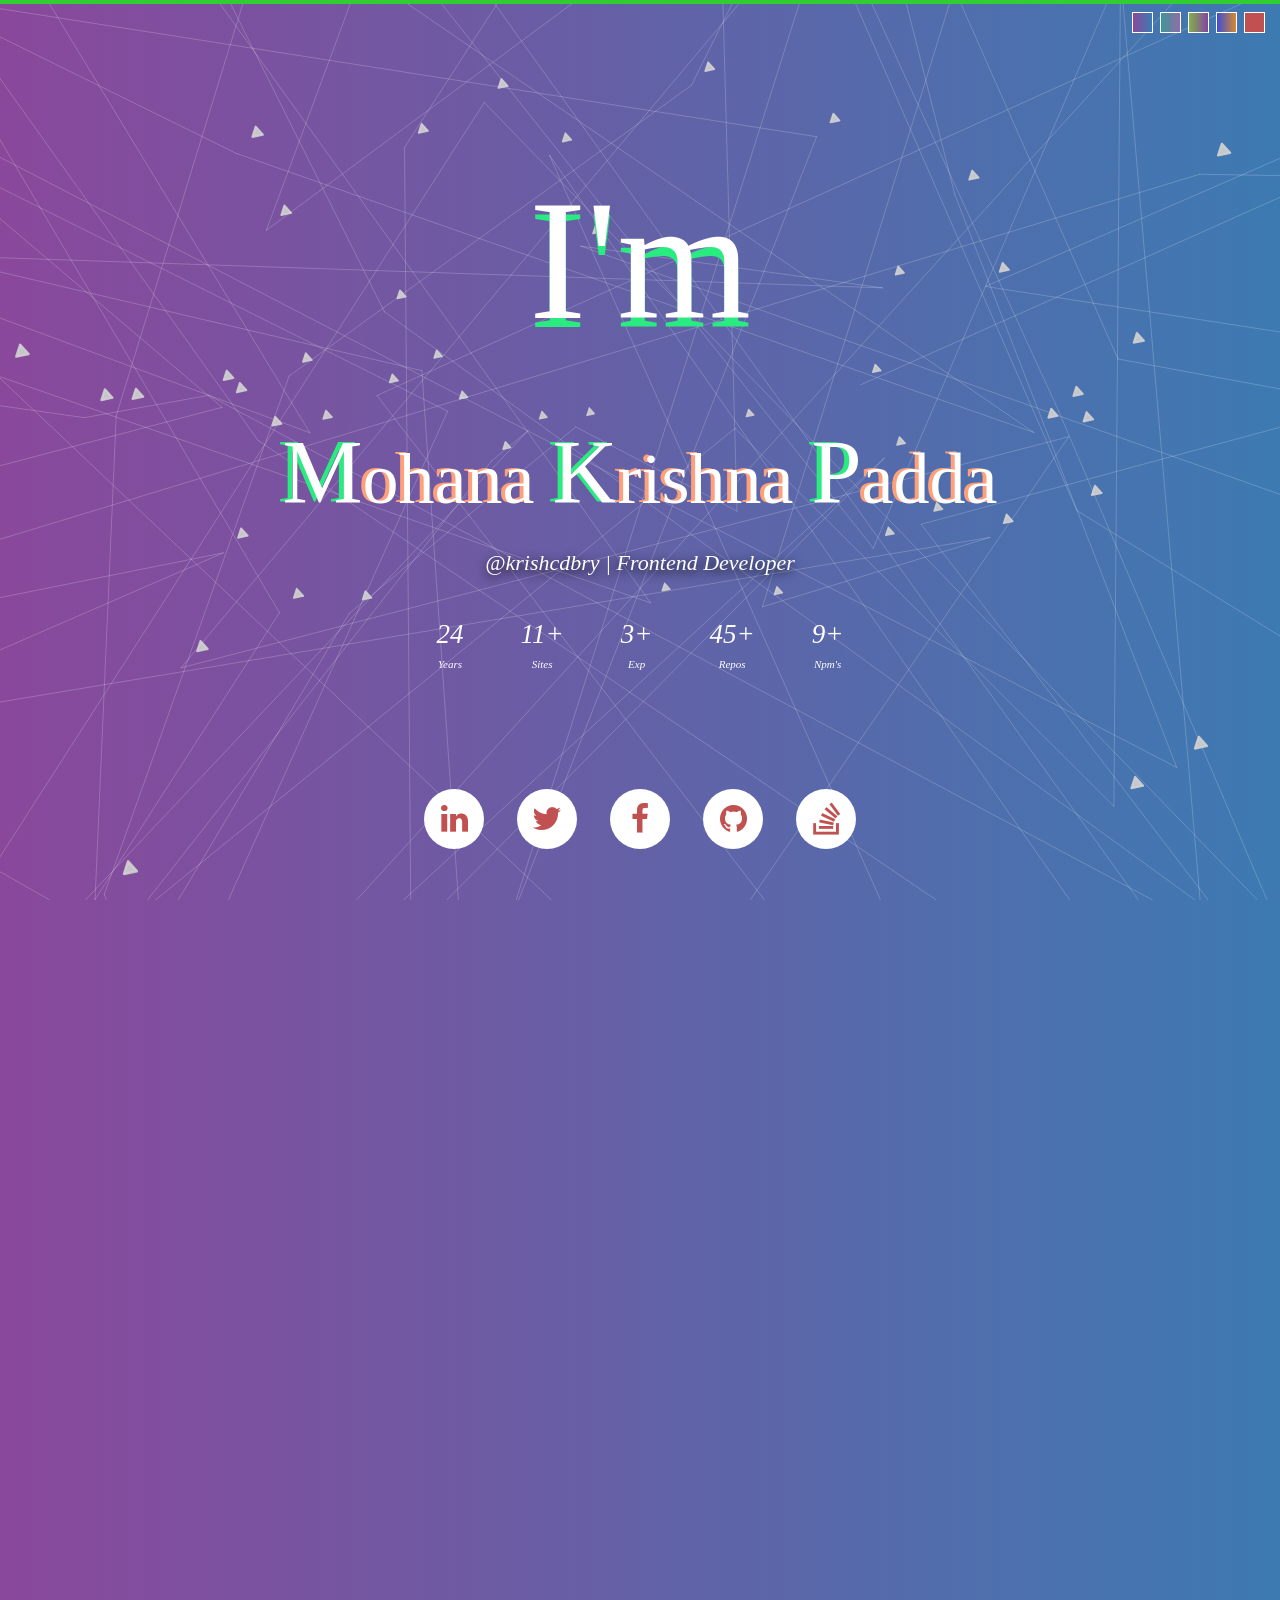
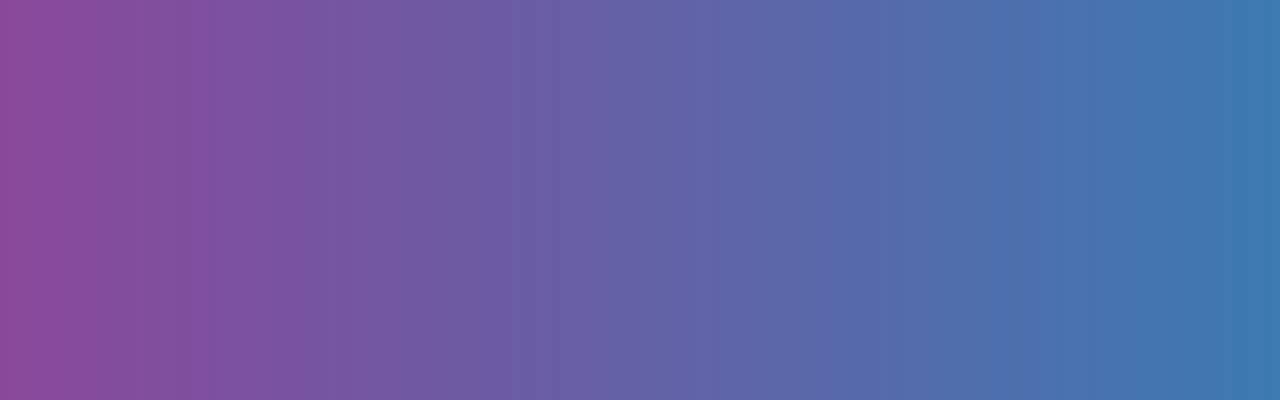
<file: krishcdbry/krish/index.html>
<!DOCTYPE html>
<html>
<head>
	<meta http-equiv="Content-Type" content="text/html; charset=UTF-8">
	<title>Krishcdbry</title>
	<meta http-equiv="X-UA-Compatible" content="IE=EmulateIE9">
	<meta http-equiv="X-UA-Compatible" content="IE=EmulateIE8">
	<meta http-equiv="X-UA-Compatible" content="IE=EmulateIE7">
	<meta http-equiv="Content-Type" content="text/html;charset=UTF-8"/>
	<meta http-equiv="X-UA-Compatible" content="IE=EmulateIE10">
	<meta content='krishcdbry' name='krishcdbry'/>
	<meta content='krishcdbry' name='author'/>
	<meta name="ROBOTS" content="INDEX, FOLLOW">
	<meta name="GOOGLEBOT" content="INDEX, FOLLOW">
	<meta name="MSNBOT" content="INDEX, FOLLOW">
	<meta name="SLURP" content="INDEX, FOLLOW">
	<meta name="viewport" content="width=device-width, initial-scale=1, maximum-scale=0.65">
	<link rel="canonical" href="http://krishcdbry.heartynote.com"/>
	<link rel="stylesheet" href="vendor/font-awesome-4.7.0/css/font-awesome.min.css">
	<link rel="stylesheet" href="assets/css/krish.css">
</head>
<body class="class-one">
<div class="top-border"></div>
<div class="top-right">
	<a class="theme-thumb class-one" data-value="class-one" data-type="color">5</a>
	<a class="theme-thumb class-two" data-value="class-two" data-type="color">5</a>
	<a class="theme-thumb class-three" data-value="class-three" data-type="color">5</a>
	<a class="theme-thumb class-four" data-value="class-four" data-type="color">5</a>
	<a class="theme-thumb class-five" data-value="class-five" data-type="color">5</a>
</div>
<section class="canvas-wrap">
	<div id="canvas" class="gradient"></div>
</section>

<div class="main">
	<div class="left">
		<div class="about-me">
			<center>
				<br>
				<span class="hi">I'm </span><br>
				<span class="name">
					<span class="letter" id="big1">M</span><span class="letter">o</span><span class="letter">h</span><span class="letter">a</span><span class="letter">n</span><span class="letter">a</span>

					<span class="letter" id="big2">K</span><span class="letter">r</span><span class="letter">i</span><span class="letter">s</span><span class="letter">h</span><span class="letter">n</span><span class="letter">a</span>

					<span class="letter" id="big3">P</span><span class="letter">a</span><span class="letter">d</span><span class="letter">d</span><span class="letter">a</span>
				</span>
				<span class="webname">@krishcdbry | Frontend Developer</span> <br>
			</center>
		</div>
		<div class="block info-block">
			<center>
				<div class="info info-one"> 24 <i>Years</i></div>
				<div class="info info-two"> 11+ <i>Sites</i></div>
				<div class="info info-one"> 3+ <i>Exp </i></div>
				<div class="info info-one"> 45+ <i>Repos </i></div>
				<div class="info info-one"> 9+ <i> Npm's </i></div>
			</center>
		</div>

		<div class="contact">
			<a href="http://linkedin.com/in/krishcdbry" class="link"><i class="fa fa-linkedin"></i></a>
			<a href="http://twitter.com/krishcdbry" class="link"><i class="fa fa-twitter"></i></a>
			<a href="http://facebook.com/krishcdbry" class="link"><i class="fa fa-facebook"></i></a>
			<a href="http://github.com/krishcdbry" class="link"><i class="fa fa-github"></i></a>
			<a href="http://stackoverflow.com/users/3800824/krishcdbry" class="link"><i class="fa fa-stack-overflow"></i></a>
		</div>
	</div>
</div>
<div class="black">
	<div class="main">
		<div class="left">
			<div class="about-me">
				<center>
					<br>
					<span class="hi">I'm </span><br>
				</center>
			</div>
		</div>
	</div>
</div>



<script src="assets/js/three.min.js"></script>
<script src="assets/js/projector.js"></script>
<script src="assets/js/canvas-renderer.js"></script>
<script src="assets/js/3d-lines-animation.js"></script>
<script src="http://cdnjs.cloudflare.com/ajax/libs/jquery/2.0.2/jquery.min.js"></script>
<script>
	var letterElem = document.getElementsByClassName('letter');
	var linkElems = document.getElementsByClassName('link');
	var btnElems = document.getElementsByClassName('theme-thumb');

	function bounceLetters() {
		var j=0;
		for (j; j < letterElem.length; j++) {
			letterElem[j].className = 'letter';
			(function(elem, j) {
				setTimeout(function() {
					elem.className = 'letter bounceAnim';
				}, 2000+10*j)
			})(letterElem[j], j);
		}
	}

	function rotateLinks() {
		var z = 0;
		for (z; z < linkElems.length; z++) {
			linkElems[z].className = 'link circularAnim';
		}
	}

	function setThemeButtons () {
		var i = 0;
		for (i; i < btnElems.length; i++) {
			(function(btn) {
				btn.addEventListener('click', function() {
					if (btn.dataset.type == 'color') {
						$('.black').show();
						setTimeout(function() {
							document.body.className = '';
							$('body').toggleClass(btn.dataset.value, 1000, "easeInBack" );
							$('.black').fadeOut('slow');
						}, 2000);
						bounceLetters();
					}
				});
			})(btnElems[i]);
		}
	}

	setTimeout(function() {
		document.getElementsByClassName('name')[0].className = 'name zoom';
		rotateLinks();
		bounceLetters();
	}, 2200);

	setThemeButtons();

</script>
</body>
</html>
</file>
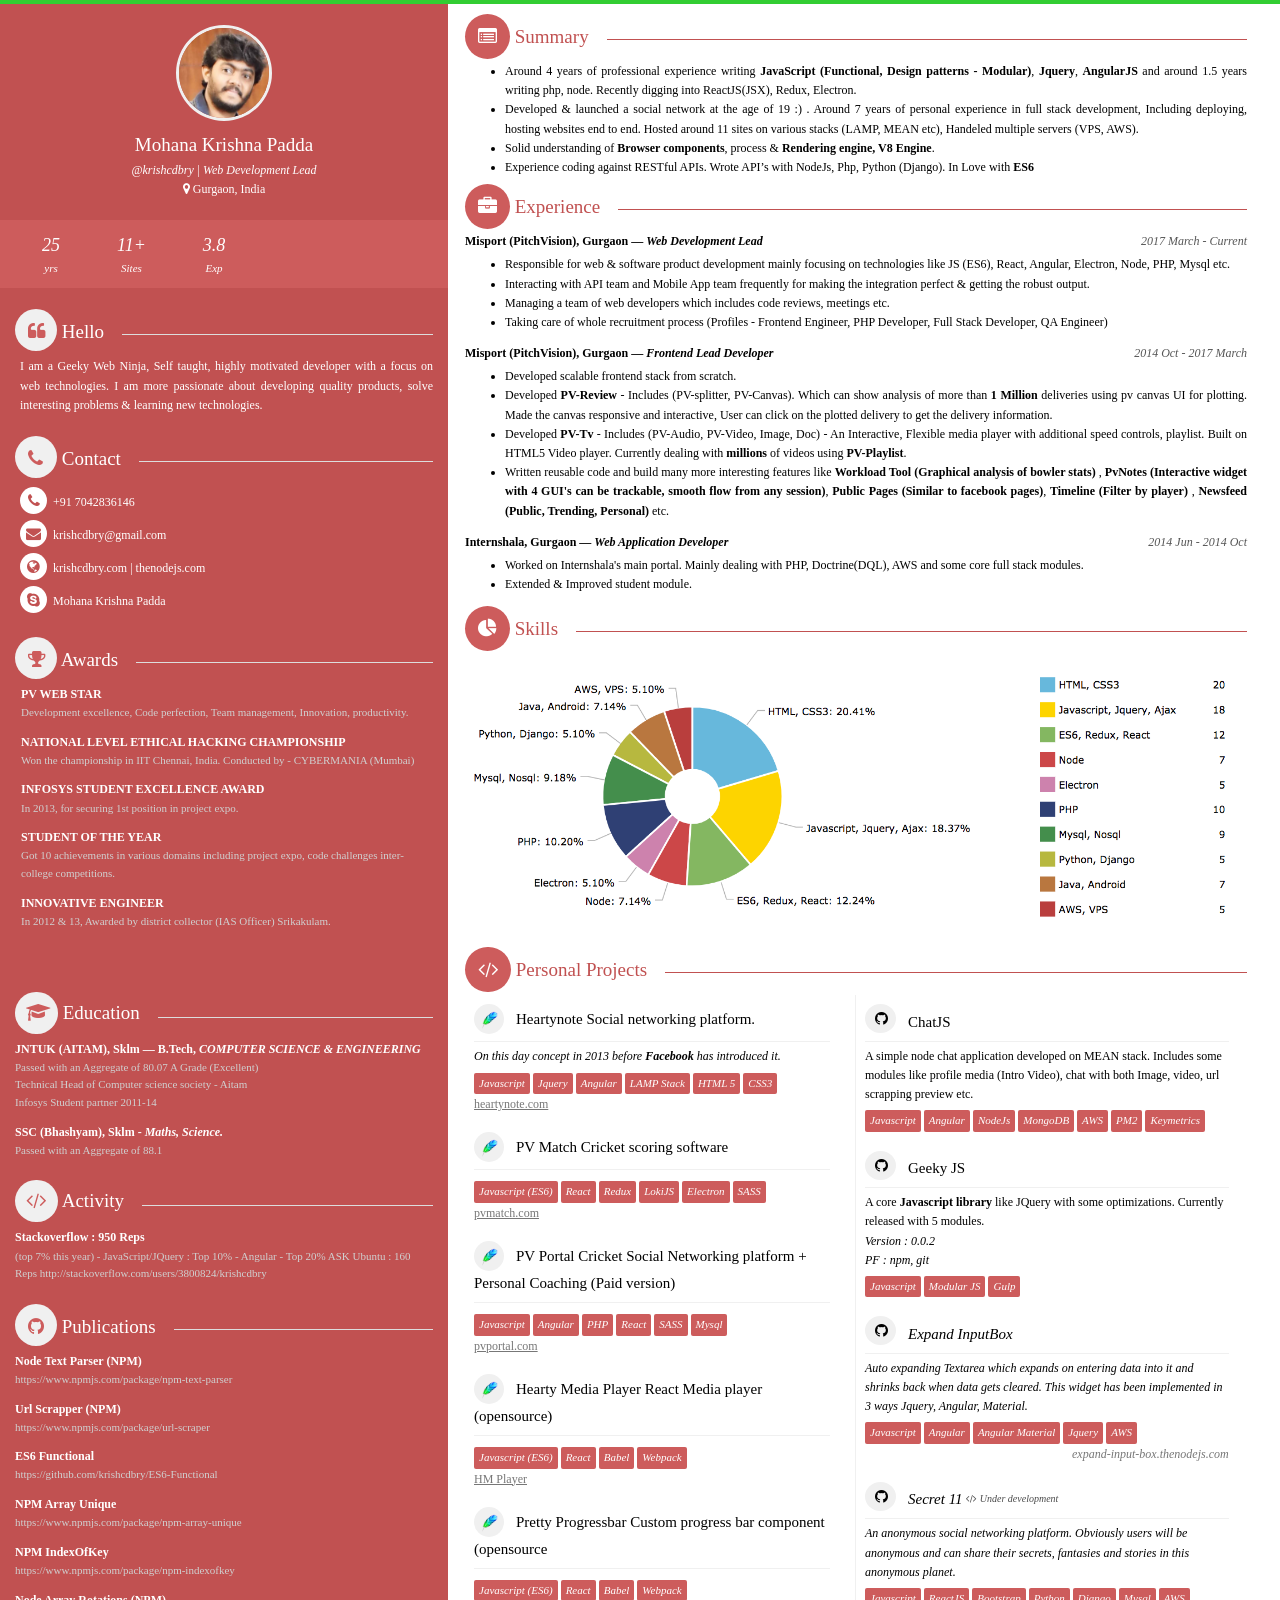
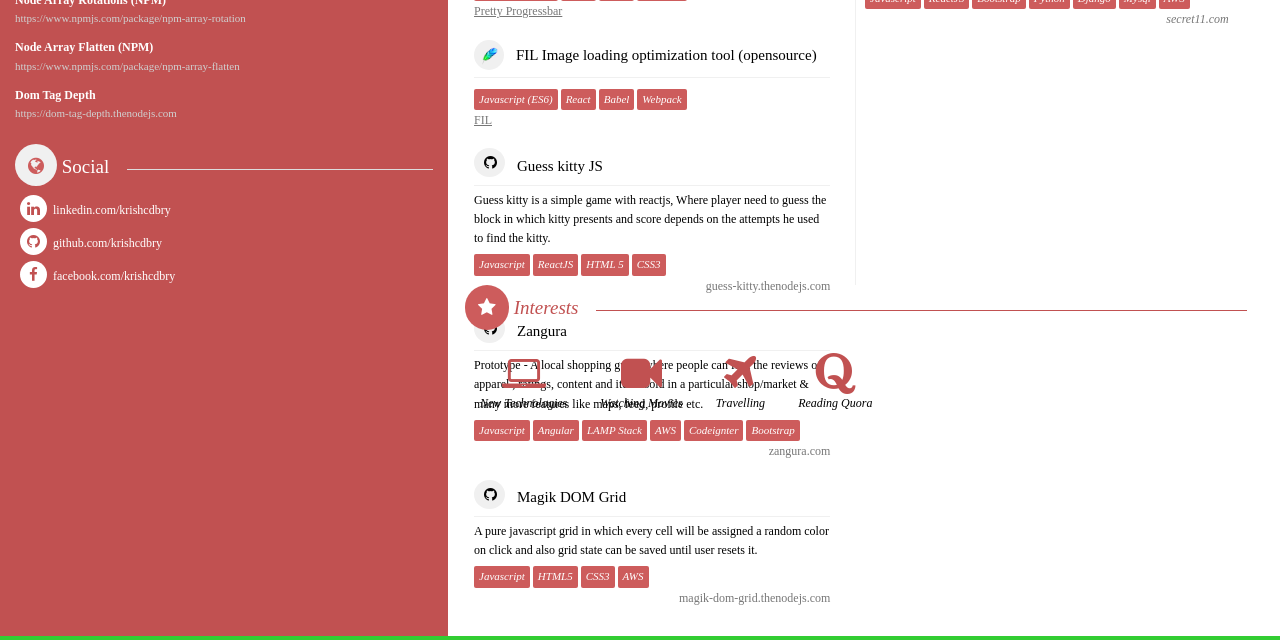
<file: temp/krish/index-new.html>
<!DOCTYPE html>
<html lang="en">
<head>
	<meta charset="UTF-8">
	<title>Krishcdbry</title>

	<link rel="stylesheet" href="font-awesome-4.7.0/css/font-awesome.min.css">
	<style>
		body {
			font-family: "Trebuchet MS";
			/*font-family: 'Open Sans', sans-serif;*/
			margin: 0 !important;
			font-size: 12px;
			line-height: 1.6;
		}

		ul {
			margin-top: 4px;
		}

		.main {
			margin: 0px auto;
			height: 2232px;
			padding: 0 !important;
			border-top: 4px solid limegreen;
			border-bottom: 4px solid limegreen;
		}

		.right {
			background: #fff;
			width: 65%;
			float: right;
			height: 100%;
		}


		.info-block {
			background: indianred;
			font-style: italic;
			margin-top: 10px;
		}
		.info {
			display: inline-block;
			padding: 11px 27px;
			font-size: 18px;
			text-align: center;
		}

		.info i {
			display: block;
			font-size: 11px;
		}

		.right .right-content {
			padding: 10px 33px;
			text-align: justify;
			padding-left: 17px;
		}

		.left {
			background: #c15151;
			width: 35%;
			float: left;
			height: 100%;
			color: #fff;
		}

		img.profile-pic {
			border-radius: 50%;
			height: 90px;
			margin-top: 10px;
			border: 3px solid #f0f0f0;
		}

		h2 {
			margin-top: 3px;
			font-size: 27px;
			font-weight: 100;
		}

		.section-heading {
			width: 100%;
			height: 25px;
			border-bottom: 1px solid #c15151;
			margin-bottom: 22px;
			background: #fff;
		}

		.section-heading span {
			font-size: 19px;
			background-color: #fff;
			padding: 0 18px;
			padding-left: 0px;
			color: #c15151;
		}

		.section-heading span > i {
			background: indianred;
			padding: 13px;
			border-radius: 29px;
			color: #fff;
		}

		.section-heading.inverse {
			border-bottom: 1px solid #ddd;
			background: #c15151;
		}

		.section-heading.inverse span {
			background-color: #c15151;
			color: #fff;
		}

		.section-heading.inverse span > i {
			background: #f0f0f0;
			height: 16px;
			width: 16px;
			color: indianred;
		}

		.timeline {
			float: right;
			color: #555;
		}

		.about-me {
			margin-top: 11px;
		}

		.about-me .name {
			margin-top: 3px;
			font-size: 19px;
			font-weight: 100;
			display: block;
		}

		.about-me .webname {
			font-style: italic;
		}

		.about-me .title {

		}

		.block p {
			text-align: justify;
			padding-left: 5px;
		}

		.block {
			padding: 0px 15px;
			margin-top: 21px;
		}

		.block p i.fa {
			font-size: 15px;
			padding: 6px;
			background: #fff;
			height: 15px;
			width: 15px;
			color: #c15151;
			margin: 3px;
			margin-left: 0px;
			text-align: center;
			border-radius: 16px;
		}

		i.fa.code, i.fa.edu {
			width: 21px !important;
			height: 20px !important;
			padding: 11px !important;
		}

		.config {
			font-size: 10px;
		}

		.config span {
			height: 20px;
			width: 20px;
			border-radius: 50%;
		}

		.config span.ui {
			background-color: #FF6600;
			color: #ff6600;
		}

		.config span.ux {
			background-color: #F8FF01;
			color: #F8FF01;
		}

		.config span.ser {
			background-color: #0D8ECF;
			color: #0D8ECF;
		}

		.config span.db {
			background-color: #0D52D1;
			color: #0D52D1;
		}

		.config span.sw {
			background-color: #8A0CCF;
			color: #8A0CCF;
		}

		span.lite {
			color: #d0d0d0;
			font-size: 11px;
			display: block;
			margin-bottom: 11px;
		}

		.award-info {
			margin-left: 6px;
		}

		.projects {
			width: 100%;
			height: 890px;
			margin:0px auto;
		}
		.project {
			width: 93%;
			text-align: initial;
			padding: 9px;
		}

		.project img.icon {
			height: 35px;
			border-radius: 50%;
			vertical-align: middle;
		}

		.project .fa.icon {
			font-size: 15px;
			background: #f0f0f0;
			padding: 7px 10px;
			border-radius: 50%;
			height: 15px;
			width: 11px;
			text-indent: 0px;
		}

		.project .icon-content {
			background: #f0f0f0;
			display: inline-block;
			width: 30px;
			height: 30px;
			border-radius: 50%;
			vertical-align: middle;
		}

		.icon-content .inverse-icon {
			height: 18px;
			margin-left: 7px;
			margin-top: 7px;
		}

		.project .project-name {
			font-size: 15px;
			vertical-align: middle;
			padding-left: 9px;
		}

		.small {
			font-size: 10px;
			opacity: 0.7;
			vert-align: middle;
		}

		.project .project-info {
			border-top: 1px solid #f0f0f0;
			margin-top: 7px;
			padding-top: 5px;
			padding-bottom: 5px;
		}

		.project .link {
			color: #777;
			text-align: right;
		}

		.project .technologies {
			width: 100%;
			text-align: initial;
		}

		.technologies > div {
			display: inline-block;
			background: indianred;
			padding: 2px 5px;
			color: #fff;
			border-radius: 2px;
			font-style: italic;
			margin: 1px 0px;
			text-align: left;
			font-size: 11px;
		}

		.hobbies-content i.fa{
			font-size: 41px;
			color: #c15151;
		}

		.hobbies-content div {
			display: inline-block;
			text-align: center;
			padding: 0px 15px;
		}
	</style>
</head>
<body>
<div class="main">
	<div class="left">
		<div class="about-me">
			<center>
				<a href="http://krishcdbry.com">
					<img src="assets/krishcdbry.jpg" class="profile-pic" height="274px">
				</a>
				<br>
				<span class="name">Mohana Krishna Padda</span>
				<span class="webname">@krishcdbry | Web Development Lead

</span> <br>
				<div class="title">
					<i class="fa fa-map-marker"></i> Gurgaon, India
				</div>
			</center>
		</div>
		<div class="block info-block">
			<div class="info info-one"> 25 <i> yrs </i></div>
			<div class="info info-two"> 11+ <i>Sites</i></div>
			<div class="info info-one"> 3.8 <i>Exp </i></div>
		</div>
		<div class="intro block">
			<div class="section-heading inverse">
                    <span>
                        <i class="fa fa-quote-left"></i>
	                     Hello
                    </span>
			</div>
			<p>
				I am a Geeky Web Ninja, Self taught, highly motivated developer with a focus on web technologies. I am
				more passionate about developing quality products, solve interesting problems & learning new
				technologies.
			</p>
		</div>

		<div class="contact block">
			<div class="section-heading inverse">
                    <span>
                        <i class="fa fa-phone"></i>
	                     Contact
                    </span>
			</div>
			<p>
				<span>
				    <i class="fa fa-phone"></i>
				     +91 7042836146
				</span>
				<br/>
				<span>
				    <i class="fa fa-envelope"></i>
				     krishcdbry@gmail.com
				</span>
				<br/>
				<span>
				    <i class="fa fa-globe"></i>
				     krishcdbry.com | thenodejs.com
				</span>
				<br/>
				<span>
				    <i class="fa fa-skype"></i>
				     Mohana Krishna Padda
				</span>
			</p>

		</div>

		<div class="awards block">
			<div class="section-heading inverse">
                    <span>
                        <i class="fa fa-trophy"></i>
	                     Awards
                    </span>
			</div>
			<div class="award-info">
				<b>PV WEB STAR</b> <br/>
				<span class="lite">
						Development excellence, Code perfection, Team management, Innovation, productivity.
				</span>

				<b> NATIONAL LEVEL ETHICAL HACKING CHAMPIONSHIP </b>
				<br/>
				<span
					class="lite"> Won the championship in IIT Chennai, India. Conducted by - CYBERMANIA (Mumbai) </span>

				<b> INFOSYS STUDENT EXCELLENCE AWARD </b>
				<br/>
				<span class="lite"> In 2013, for securing 1st position in project expo. </span>


				<b> STUDENT OF THE YEAR </b>
				<br/>
				<span class="lite">
						Got 10 achievements in various domains including project expo, code challenges inter-college competitions. </span>

				<b> INNOVATIVE ENGINEER </b>
				<br/> <span class="lite"> In 2012 & 13, Awarded by district collector (IAS Officer) Srikakulam.</span>


			</div>
		</div>

		<br/>
		<div class="education block" style="padding-top:10px;">
			<div class="section-heading inverse">
                    <span>
	                    <i class="fa fa-graduation-cap edu"></i>
	                     Education
                    </span>
			</div>
			<div class="edu-info">
				<b>JNTUK (AITAM), Sklm — B.Tech, <i>COMPUTER SCIENCE & ENGINEERING</i> </b>
				<br/>
				<span class="lite">
					Passed with an Aggregate of 80.07  A Grade (Excellent) <br/>
					Technical Head of Computer science society - Aitam <br/>
					Infosys Student partner 2011-14
				</span>
				<b>SSC (Bhashyam), Sklm - <i> Maths, Science.</i> </b>
				<br/>
				<span class="lite">
					Passed with an Aggregate of 88.1
				</span>
			</div>
		</div>

		<div class="dev-contrib block">
			<div class="section-heading inverse">
                    <span>
						<i class="fa fa-code code"></i>
	                     Activity
                    </span>
			</div>
			<div class="activity-info">
				<b> Stackoverflow : 950 Reps </b>
				<span class="lite"> (top 7% this year)
				- JavaScript/JQuery : Top 10%
				- Angular - Top 20%
				ASK Ubuntu : 160 Reps
				http://stackoverflow.com/users/3800824/krishcdbry
				</span>


			</div>

		</div>

		<div class="dev-git block">
			<div class="section-heading inverse">
                    <span>
						<i class="fa fa-github"></i>
	                     Publications
                    </span>
			</div>

			<div>
				<b> Node Text Parser (NPM) </b>
				<span class="lite"> https://www.npmjs.com/package/npm-text-parser </span>

				<b> Url Scrapper (NPM) </b>
				<span class="lite"> https://www.npmjs.com/package/url-scraper </span>

				<b> ES6 Functional </b>
				<span class="lite"> https://github.com/krishcdbry/ES6-Functional </span>

				<b> NPM Array Unique </b>
				<span class="lite"> https://www.npmjs.com/package/npm-array-unique </span>

				<b> NPM IndexOfKey </b>
				<span class="lite"> https://www.npmjs.com/package/npm-indexofkey </span>

				<b> Node Array Rotations  (NPM) </b>
				<span class="lite"> https://www.npmjs.com/package/npm-array-rotation </span>

				<b> Node Array Flatten  (NPM) </b>
				<span class="lite"> https://www.npmjs.com/package/npm-array-flatten </span>

				<b> Dom Tag Depth  </b>
				<span class="lite"> https://dom-tag-depth.thenodejs.com </span>

			</div>
		</div>

		<div class="contact block">
			<div class="section-heading inverse">
                    <span>
                        <i class="fa fa-globe"></i>
	                     Social
                    </span>
			</div>
			<p>
				<span>
				    <i class="fa fa-linkedin"></i>
				    linkedin.com/krishcdbry
				</span>
				<br/>
				<span>
				    <i class="fa fa-github"></i>
				     github.com/krishcdbry
				</span>
				<br/>
				<span>
				    <i class="fa fa-facebook"></i>
				     facebook.com/krishcdbry
				</span>
			</p>

		</div>

	</div>
	<div class="right">
		<div class="right-content">
			<div class="section-heading">
                    <span>
                        <i class="fa fa-list-alt"></i>
	                     Summary
                    </span>
			</div>
			<ul>
				<li>Around 4 years of professional experience writing <b>JavaScript (Functional, Design patterns - Modular)</b>, <b>Jquery</b>, <b>AngularJS</b> and around 1.5 years writing php, node. Recently digging into ReactJS(JSX), Redux, Electron.</li>
				<li>  Developed & launched a social network at the age of 19 :) . Around 7 years of personal experience in full stack development, Including deploying, hosting websites end to end. Hosted around 11 sites on various stacks (LAMP, MEAN etc), Handeled multiple servers (VPS, AWS).  </li>
				<li>Solid understanding of <b>Browser components</b>, process & <b>Rendering engine, V8 Engine</b>.</li>
				<li>Experience coding against RESTful APIs. Wrote API’s with NodeJs, Php, Python (Django). In Love with <b>ES6</b></li>
			</ul>

			<div class="section-heading" style="margin-top:-5px;">
                    <span>
                        <i class="fa fa-briefcase"></i>
	                    Experience
                    </span>
			</div>
			
			<b>Misport (PitchVision), Gurgaon — <i>Web Development Lead</i></b>
			<i class="timeline">2017 March - Current</i>
			<ul>
<li>Responsible for web & software product development mainly focusing on technologies like JS (ES6), React, Angular, Electron, Node, PHP, Mysql etc.</li>

<li>Interacting with API team and Mobile App team frequently for making the integration perfect & getting the robust output.</li>

<li>Managing a team of web developers which includes code reviews, meetings etc.</li>

<li>Taking care of whole recruitment process (Profiles - Frontend Engineer, PHP Developer, Full Stack Developer, QA Engineer)</li>
</ul>
			
			
			<b>Misport (PitchVision), Gurgaon — <i>Frontend Lead Developer</i></b>
			<i class="timeline">2014 Oct - 2017 March</i>
			<ul>
				<li>
					Developed scalable frontend stack from scratch.
				</li>
				<li>
					Developed <b>PV-Review</b> - Includes (PV-splitter, PV-Canvas). Which can show analysis of more than <b>1 Million</b> deliveries using pv canvas UI for plotting. Made the canvas responsive and interactive, User can click on the plotted delivery to get the delivery information.
				</li>
				<li>
					Developed <b>PV-Tv</b> - Includes (PV-Audio, PV-Video, Image, Doc) - An Interactive, Flexible media player with additional speed controls, playlist. Built on HTML5 Video player. Currently dealing with <b>millions</b> of videos using <b>PV-Playlist</b>.
				</li>
				<li>
					Written reusable code and build many more interesting features like <b>Workload Tool (Graphical analysis of bowler stats) </b>, <b>PvNotes (Interactive widget with 4 GUI's can be trackable, smooth flow from any session)</b>, <b>Public Pages (Similar to facebook pages)</b>, <b>
					Timeline (Filter by player) </b>, <b>Newsfeed (Public, Trending, Personal) </b> etc.
				</li>
			</ul>


			<b> Internshala, Gurgaon — <i> Web Application Developer </i></b>
			<i class="timeline">2014 Jun - 2014 Oct</i>
			<ul>
				<li>Worked on Internshala's main portal. Mainly dealing with PHP, Doctrine(DQL), AWS and some core full
					stack modules.
				</li>
				<li>Extended & Improved student module.</li>
			</ul>


			<div class="section-heading">
                    <span>
                        <i class="fa fa-pie-chart"></i>
	                    Skills
                    </span>
			</div>
			
			<img src="assets/skillchart.png" style="width:100%">


			<div class="section-heading" style="padding-top:10px;">
				<span>
					<i class="fa fa-code"></i>
					Personal Projects
				</span>
			</div>
			<div class="projects">
				<div class="one" style="float: left; width: 49%;height: 100%;">
                        <div class="project">
                                <span class="icon-content">
                                    <img src="assets/heartynote.png" class="inverse-icon">
                                </span>
                                <span class="project-name">Heartynote <span class="data">Social networking platform.</span></span>
                                <div class="project-info">
                                    <i><Introduced <b>On this day</b> concept in 2013 before <b>Facebook</b> has introduced it.</i>
                                </div>
                                <div class="technologies">
                                    <div> Javascript </div>
                                    <div> Jquery </div>
                                    <div> Angular </div>
                                    <div> LAMP Stack </div>
                                    <div> HTML 5 </div>
                                    <div> CSS3 </div>
                                </div>
                                <a href="heartynote.com" class="link">heartynote.com</a>
                            </div>

                            <div class="project">
                                    <span class="icon-content">
                                        <img src="assets/heartynote.png" class="inverse-icon">
                                    </span>
                                    <span class="project-name">PV Match <span class="data">Cricket scoring software</span></span>
                                    <div class="project-info">
                                        <!-- <i><Introduced <b>On this day</b> concept in 2013 before <b>Facebook</b> has introduced it.</i> -->
                                    </div>
                                    <div class="technologies">
                                        <div> Javascript (ES6) </div>
                                        <div> React </div>
                                        <div> Redux </div>
                                        <div> LokiJS </div>
                                        <div> Electron </div>
                                        <div> SASS </div>
                                    </div>
                                    <a href="http://products.pitchvision.com/product/pv-match/" class="link">pvmatch.com</a>
                            </div>
                    
                            <div class="project">
                                    <span class="icon-content">
                                        <img src="assets/heartynote.png" class="inverse-icon">
                                    </span>
                                    <span class="project-name">PV Portal <span class="data">Cricket Social Networking platform + Personal Coaching (Paid version)</span></span>
                                    <div class="project-info">
                                        <!-- <i><Introduced <b>On this day</b> concept in 2013 before <b>Facebook</b> has introduced it.</i> -->
                                    </div>
                                    <div class="technologies">
                                        <div> Javascript </div>
                                        <div> Angular </div>
                                        <div> PHP </div>
                                        <div> React </div>
                                        <div> SASS </div>
                                        <div> Mysql </div>
                                    </div>
                                    <a href="http://products.pitchvision.com/pv-portal/" class="link">pvportal.com</a>
                            </div>

                            <div class="project">
                                    <span class="icon-content">
                                        <img src="assets/heartynote.png" class="inverse-icon">
                                    </span>
                                    <span class="project-name"> Hearty Media Player <span class="data"> React Media player (opensource)</span></span>
                                    <div class="project-info">
                                        <!-- <i><Introduced <b>On this day</b> concept in 2013 before <b>Facebook</b> has introduced it.</i> -->
                                    </div>
                                    <div class="technologies">
                                        <div> Javascript (ES6) </div>
                                        <div> React </div>
                                        <div> Babel </div>
                                        <div> Webpack </div>
                                    </div>
                                    <a href="https://krishcdbry.github.io/hearty-media-player/" class="link">HM Player</a>
                            </div>

                            <div class="project">
                                    <span class="icon-content">
                                        <img src="assets/heartynote.png" class="inverse-icon">
                                    </span>
                                    <span class="project-name"> Pretty Progressbar <span class="data">Custom progress bar component (opensource</span></span>
                                    <div class="project-info">
                                        <!-- <i><Introduced <b>On this day</b> concept in 2013 before <b>Facebook</b> has introduced it.</i> -->
                                    </div>
                                    <div class="technologies">
                                        <div> Javascript (ES6) </div>
                                        <div> React </div>
                                        <div> Babel </div>
                                        <div> Webpack </div>
                                    </div>
                                    <a href="https://krishcdbry.github.io/pretty-progressbar/" class="link">Pretty Progressbar</a>
                            </div>
                    

                            <div class="project">
                                    <span class="icon-content">
                                        <img src="assets/heartynote.png" class="inverse-icon">
                                    </span>
                                    <span class="project-name"> FIL <span class="data">Image loading optimization tool (opensource) </span></span>
                                    <div class="project-info">
                                        <!-- <i><Introduced <b>On this day</b> concept in 2013 before <b>Facebook</b> has introduced it.</i> -->
                                    </div>
                                    <div class="technologies">
                                        <div> Javascript (ES6) </div>
                                        <div> React </div>
                                        <div> Babel </div>
                                        <div> Webpack </div>
                                    </div>
                                    <a href="https://krishcdbry.github.io/fancy-image-loader" class="link">FIL</a>
                            </div>

					<div class="project">
						<i class="fa fa-github icon"></i>
						<span class="project-name">Guess kitty JS</span>
						<div class="project-info">
							Guess kitty is a simple game with reactjs, Where player need to guess the block in which kitty presents and score depends on the attempts he used to find the kitty.
						</div>
						<div class="technologies">
							<div>Javascript </div>
							<div> ReactJS </div>
							<div> HTML 5 </div>
							<div> CSS3 </div>
						</div>
						<div class="link">guess-kitty.thenodejs.com</div>
					</div>
					<div class="project">
						<i class="fa fa-github icon"></i>
						<span class="project-name">Zangura</span>
						<div class="project-info">
							Prototype - A local shopping guide where people can find the reviews of apparel , ratings, content and items sold in a particular shop/market & many more features like maps, feed, profile etc.
						</div>
						<div class="technologies">
							<div> Javascript </div>
							<div> Angular </div>
							<div> LAMP Stack </div>
							<div> AWS </div>
							<div> Codeignter </div>
							<div> Bootstrap </div>
						</div>
						<div class="link">zangura.com</div>
					</div>
					<div class="project">
						<i class="fa fa-github icon"></i>
						<span class="project-name">Magik DOM Grid</span>
						<div class="project-info">
							A pure javascript grid in which every cell will be assigned a random color on click and also grid state can be saved until user resets it.
						</div>
						<div class="technologies">
							<div> Javascript </div>
							<div> HTML5 </div>
							<div> CSS3 </div>
							<div> AWS </div>
						</div>
						<div class="link">magik-dom-grid.thenodejs.com</div>
					</div>
					<!--<div class="project">-->
					<!--<i class="fa fa-github icon"></i>-->
					<!--<span class="project-name">The <i class="fa fa-behance"></i> </span>-->
					<!--<div class="project-info">-->
					<!--A single page multipurpose business template with 9 different sections.-->
					<!--</div>-->
					<!--<div class="technologies">-->
					<!--<div> Javascript </div>-->
					<!--<div> HTML5 </div>-->
					<!--<div> CSS3 </div>-->
					<!--<div> Bootstrap </div>-->
					<!--</div>-->
					<!--</div>-->
				</div>
				<div class="two" style="float: right; width: 50%;height: 100%;border-left: 1px solid #f0f0f0;">
					<div class="project">
						<i class="fa fa-github icon"></i>
						<span class="project-name">ChatJS</span>
						<div class="project-info">
							A simple node chat application developed on MEAN stack. Includes some modules like profile media (Intro Video), chat with both Image, video, url scrapping preview etc.
						</div>
						<div class="technologies">
							<div> Javascript </div>
							<div> Angular </div>
							<div> NodeJs </div>
							<div> MongoDB </div>
							<div> AWS </div>
							<div> PM2 </div>
							<div> Keymetrics </div>
						</div>
						<!-- <div class="link">chat.thenodejs.com</div> -->
					</div>
					<div class="project">
						<i class="fa fa-github icon"></i>
						<span class="project-name">Geeky JS
						</span>
						<div class="project-info">
							A core <b>Javascript library</b> like JQuery with some optimizations.
							Currently released with 5 modules.
							<br/>
							<i>Version : 0.0.2<i><br/>
							<i>PF : npm, git</i>

						</div>
						<div class="technologies">
							<div> Javascript </div>
							<div> Modular JS </div>
							<div> Gulp </div>
						</div>
					</div>
					<div class="project">
						<i class="fa fa-github icon"></i>
						<span class="project-name">Expand InputBox</span>
						<div class="project-info">
							Auto expanding Textarea which expands on entering data into it and shrinks back when data gets cleared. This widget has been implemented
							in 3 ways Jquery, Angular, Material.
						</div>
						<div class="technologies">
							<div> Javascript </div>
							<div> Angular </div>
							<div> Angular Material </div>
							<div> Jquery </div>
							<div> AWS </div>
						</div>
						<div class="link">expand-input-box.thenodejs.com</div>
					</div>
					<div class="project">
						<i class="fa fa-github icon"></i>
						<span class="project-name">Secret <i>11</i>
						</span>
						<span class="small"><i class="fa fa-code"></i> Under development</span>
						<div class="project-info">
							An anonymous social networking platform. Obviously users will be anonymous and can share their secrets, fantasies and stories in this anonymous planet.
						</div>
						<div class="technologies">
							<div> Javascript </div>
							<div> ReactJS </div>
							<div> Bootstrap </div>
							<div> Python </div>
							<div> Django </div>
							<div> Mysql </div>
							<div> AWS </div>
						</div>
						<div class="link">secret11.com</div>
					</div>
				</div>
			</div>
			<div class="hobbies">
				<div class="section-heading">
                    <span>
                        <i class="fa fa-star"></i>
	                    Interests
                    </span>
				</div>
				<br/>
				<div class="hobbies-content">
					<div> <i class="fa fa-laptop"></i> <br/> New Technologies  </div>
					<div> <i class="fa fa-video-camera"></i> <br/> Watching Movies </div>
					<div> <i class="fa fa-plane"></i> <br/> Travelling  </div>
					<div> <i class="fa fa-quora"></i> <br/> Reading Quora  </div>
				</div>
			</div>
		</div>
	</div>
</div>
</body>
</html>
</file>
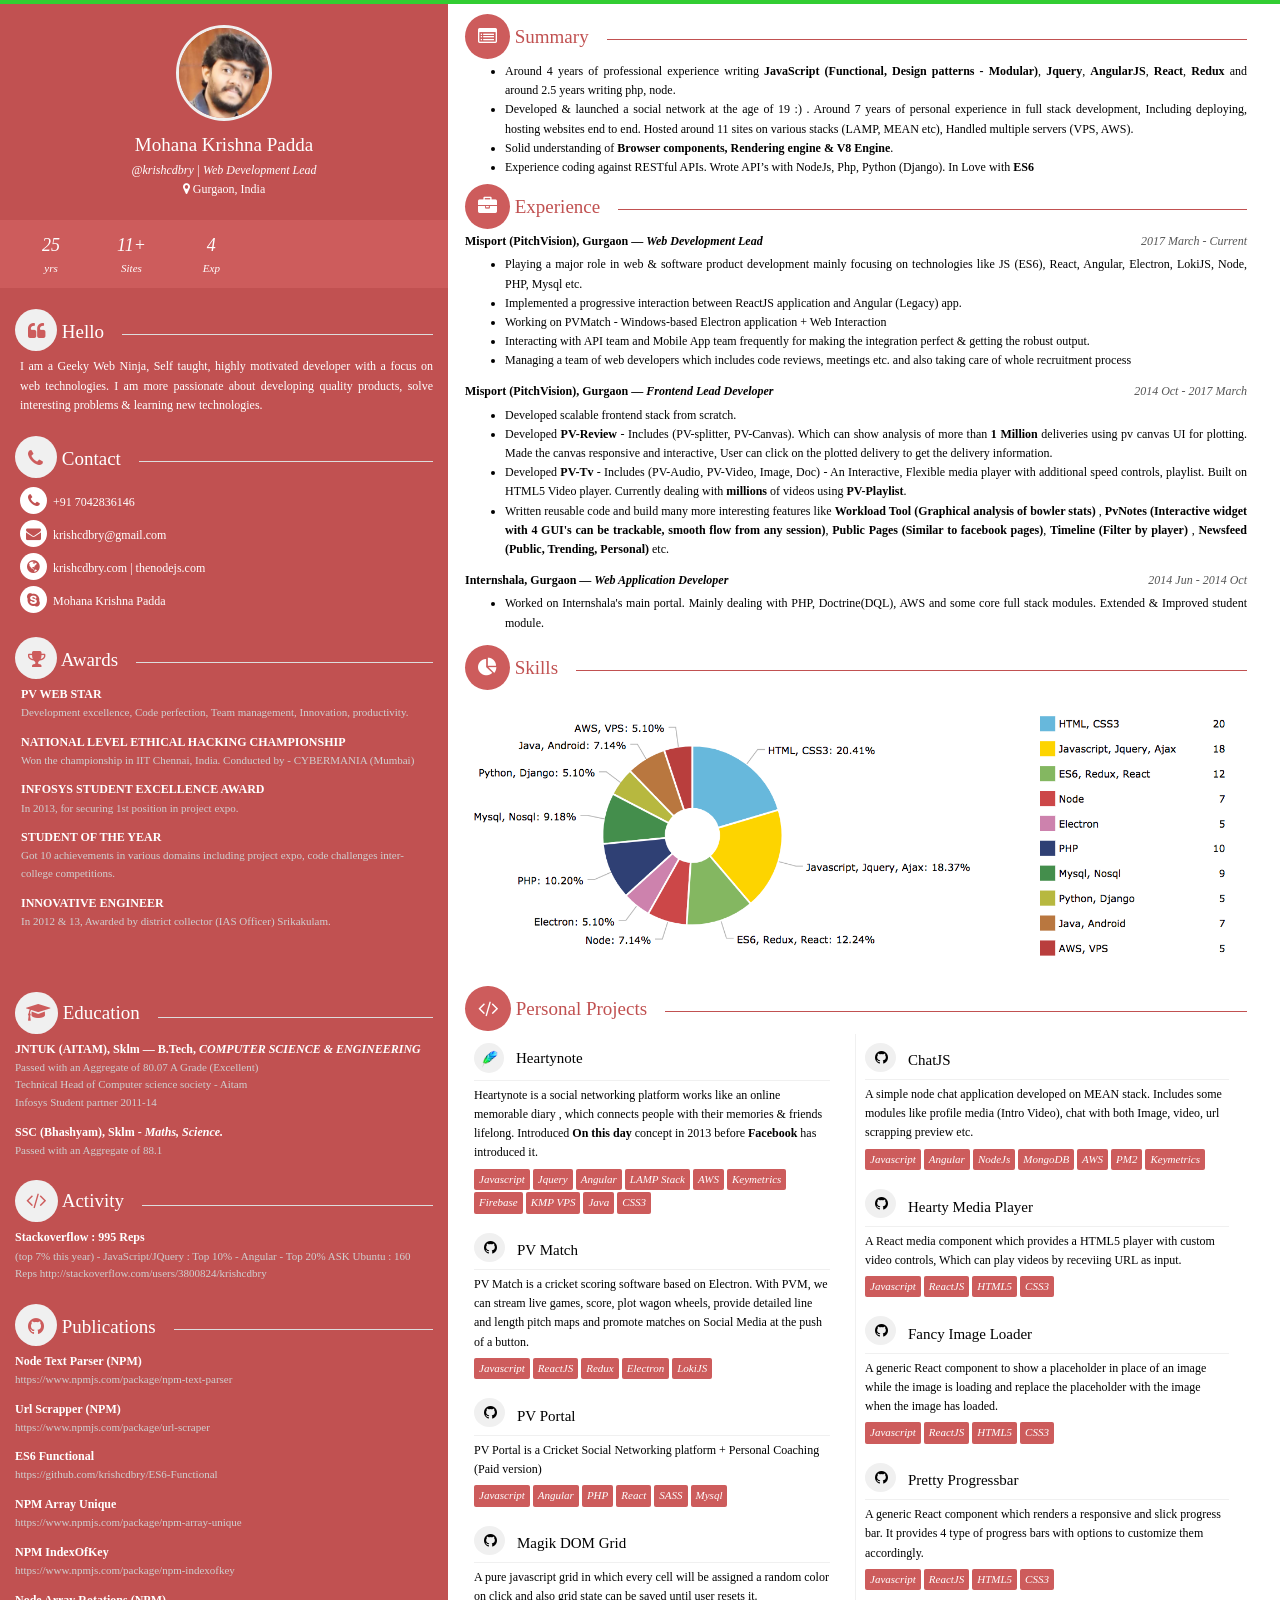
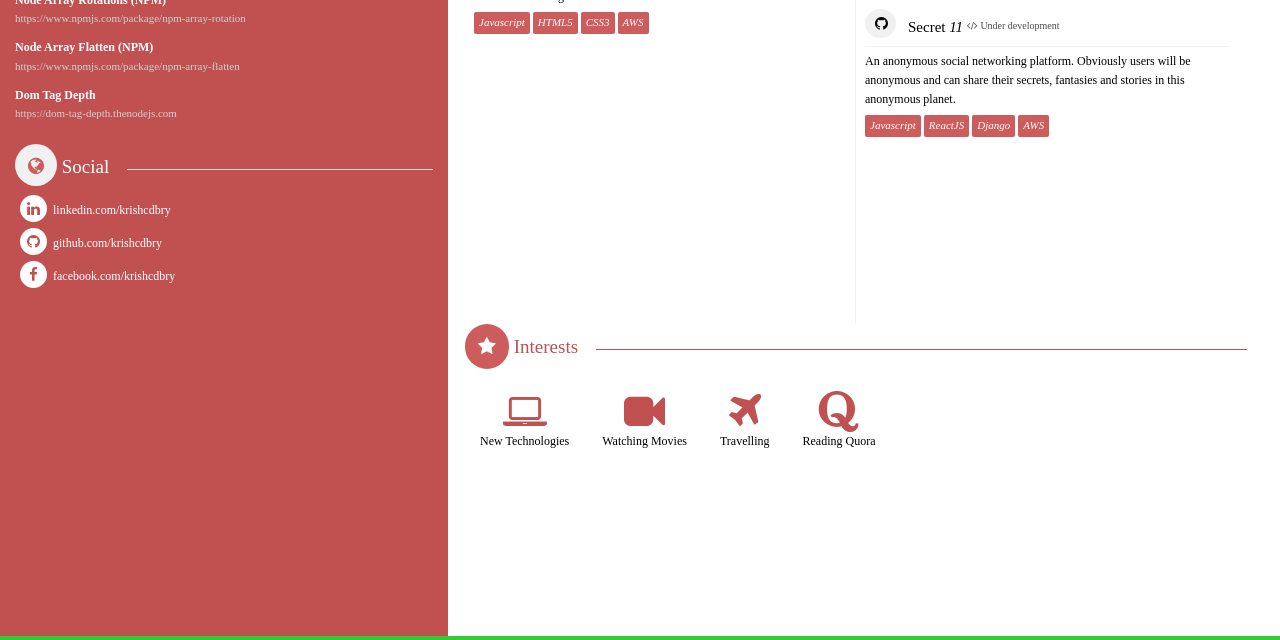
<file: temp/krish/index1.html>
<!DOCTYPE html>
<html lang="en">
<head>
	<meta charset="UTF-8">
	<title>Krishcdbry</title>
	<link rel="stylesheet" href="font-awesome-4.7.0/css/font-awesome.min.css">
	<style>
		body {
			font-family: "Trebuchet MS";
			margin: 0 !important;
			font-size: 12px;
			line-height: 1.6;
		}

		ul {
			margin-top: 4px;
		}

		.main {
			margin: 0px auto;
			height: 2232px;
			padding: 0 !important;
			border-top: 4px solid limegreen;
			border-bottom: 4px solid limegreen;
		}

		.right {
			background: #fff;
			width: 65%;
			float: right;
			height: 100%;
		}


		.info-block {
			background: indianred;
			font-style: italic;
			margin-top: 10px;
		}
		.info {
			display: inline-block;
			padding: 11px 27px;
			font-size: 18px;
			text-align: center;
		}

		.info i {
			display: block;
			font-size: 11px;
		}

		.right .right-content {
			padding: 10px 33px;
			text-align: justify;
			padding-left: 17px;
		}

		.left {
			background: #c15151;
			width: 35%;
			float: left;
			height: 100%;
			color: #fff;
		}

		img.profile-pic {
			border-radius: 50%;
			height: 90px;
			margin-top: 10px;
			border: 3px solid #f0f0f0;
		}

		h2 {
			margin-top: 3px;
			font-size: 27px;
			font-weight: 100;
		}

		.section-heading {
			width: 100%;
			height: 25px;
			border-bottom: 1px solid #c15151;
			margin-bottom: 22px;
			background: #fff;
		}

		.section-heading span {
			font-size: 19px;
			background-color: #fff;
			padding: 0 18px;
			padding-left: 0px;
			color: #c15151;
		}

		.section-heading span > i {
			background: indianred;
			padding: 13px;
			border-radius: 29px;
			color: #fff;
		}

		.section-heading.inverse {
			border-bottom: 1px solid #ddd;
			background: #c15151;
		}

		.section-heading.inverse span {
			background-color: #c15151;
			color: #fff;
		}

		.section-heading.inverse span > i {
			background: #f0f0f0;
			height: 16px;
			width: 16px;
			color: indianred;
		}

		.timeline {
			float: right;
			color: #555;
		}

		.about-me {
			margin-top: 11px;
		}

		.about-me .name {
			margin-top: 3px;
			font-size: 19px;
			font-weight: 100;
			display: block;
		}

		.about-me .webname {
			font-style: italic;
		}

		.about-me .title {

		}

		.block p {
			text-align: justify;
			padding-left: 5px;
		}

		.block {
			padding: 0px 15px;
			margin-top: 21px;
		}

		.block p i.fa {
			font-size: 15px;
			padding: 6px;
			background: #fff;
			height: 15px;
			width: 15px;
			color: #c15151;
			margin: 3px;
			margin-left: 0px;
			text-align: center;
			border-radius: 16px;
		}

		i.fa.code, i.fa.edu {
			width: 21px !important;
			height: 20px !important;
			padding: 11px !important;
		}

		.config {
			font-size: 10px;
		}

		.config span {
			height: 20px;
			width: 20px;
			border-radius: 50%;
		}

		.config span.ui {
			background-color: #FF6600;
			color: #ff6600;
		}

		.config span.ux {
			background-color: #F8FF01;
			color: #F8FF01;
		}

		.config span.ser {
			background-color: #0D8ECF;
			color: #0D8ECF;
		}

		.config span.db {
			background-color: #0D52D1;
			color: #0D52D1;
		}

		.config span.sw {
			background-color: #8A0CCF;
			color: #8A0CCF;
		}

		span.lite {
			color: #d0d0d0;
			font-size: 11px;
			display: block;
			margin-bottom: 11px;
		}

		.award-info {
			margin-left: 6px;
		}

		.projects {
			width: 100%;
			height: 890px;
			margin:0px auto;
		}
		.project {
			width: 93%;
			text-align: initial;
			padding: 9px;
		}

		.project img.icon {
			height: 35px;
			border-radius: 50%;
			vertical-align: middle;
		}

		.project .fa.icon {
			font-size: 15px;
			background: #f0f0f0;
			padding: 7px 10px;
			border-radius: 50%;
			height: 15px;
			width: 11px;
			text-indent: 0px;
		}

		.project .icon-content {
			background: #f0f0f0;
			display: inline-block;
			width: 30px;
			height: 30px;
			border-radius: 50%;
			vertical-align: middle;
		}

		.icon-content .inverse-icon {
			height: 18px;
			margin-left: 7px;
			margin-top: 7px;
		}

		.project .project-name {
			font-size: 15px;
			vertical-align: middle;
			padding-left: 9px;
		}

		.small {
			font-size: 10px;
			opacity: 0.7;
			vert-align: middle;
		}

		.project .project-info {
			border-top: 1px solid #f0f0f0;
			margin-top: 7px;
			padding-top: 5px;
			padding-bottom: 5px;
		}

		.project .link {
			color: #777;
			text-align: right;
            display: none;
		}

		.project .technologies {
			width: 100%;
			text-align: initial;
		}

		.technologies > div {
			display: inline-block;
			background: indianred;
			padding: 2px 5px;
			color: #fff;
			border-radius: 2px;
			font-style: italic;
			margin: 1px 0px;
			text-align: left;
			font-size: 11px;
		}

		.hobbies-content i.fa{
			font-size: 41px;
			color: #c15151;
		}

		.hobbies-content div {
			display: inline-block;
			text-align: center;
			padding: 0px 15px;
		}
	</style>
</head>
<body>
<div class="main">
	<div class="left">
		<div class="about-me">
			<center>
				<a href="http://krishcdbry.com">
					<img src="assets/krishcdbry.jpg" class="profile-pic" height="274px">
				</a>
				<br>
				<span class="name">Mohana Krishna Padda</span>
				<span class="webname">@krishcdbry | Web Development Lead

</span> <br>
				<div class="title">
					<i class="fa fa-map-marker"></i> Gurgaon, India
				</div>
			</center>
		</div>
		<div class="block info-block">
			<div class="info info-one"> 25 <i> yrs </i></div>
			<div class="info info-two"> 11+ <i>Sites</i></div>
			<div class="info info-one"> 4 <i>Exp </i></div>
		</div>
		<div class="intro block">
			<div class="section-heading inverse">
                    <span>
                        <i class="fa fa-quote-left"></i>
	                     Hello
                    </span>
			</div>
			<p>
				I am a Geeky Web Ninja, Self taught, highly motivated developer with a focus on web technologies. I am
				more passionate about developing quality products, solve interesting problems & learning new
				technologies.
			</p>
		</div>

		<div class="contact block">
			<div class="section-heading inverse">
                    <span>
                        <i class="fa fa-phone"></i>
	                     Contact
                    </span>
			</div>
			<p>
				<span>
				    <i class="fa fa-phone"></i>
				     +91 7042836146
				</span>
				<br/>
				<span>
				    <i class="fa fa-envelope"></i>
				     krishcdbry@gmail.com
				</span>
				<br/>
				<span>
				    <i class="fa fa-globe"></i>
				     krishcdbry.com | thenodejs.com
				</span>
				<br/>
				<span>
				    <i class="fa fa-skype"></i>
				     Mohana Krishna Padda
				</span>
			</p>

		</div>

		<div class="awards block">
			<div class="section-heading inverse">
                    <span>
                        <i class="fa fa-trophy"></i>
	                     Awards
                    </span>
			</div>
			<div class="award-info">
				<b>PV WEB STAR</b> <br/>
				<span class="lite">
						Development excellence, Code perfection, Team management, Innovation, productivity.
				</span>

				<b> NATIONAL LEVEL ETHICAL HACKING CHAMPIONSHIP </b>
				<br/>
				<span
					class="lite"> Won the championship in IIT Chennai, India. Conducted by - CYBERMANIA (Mumbai) </span>

				<b> INFOSYS STUDENT EXCELLENCE AWARD </b>
				<br/>
				<span class="lite"> In 2013, for securing 1st position in project expo. </span>


				<b> STUDENT OF THE YEAR </b>
				<br/>
				<span class="lite">
						Got 10 achievements in various domains including project expo, code challenges inter-college competitions. </span>

				<b> INNOVATIVE ENGINEER </b>
				<br/> <span class="lite"> In 2012 & 13, Awarded by district collector (IAS Officer) Srikakulam.</span>


			</div>
		</div>

		<br/>
		<div class="education block" style="padding-top:10px;">
			<div class="section-heading inverse">
                    <span>
	                    <i class="fa fa-graduation-cap edu"></i>
	                     Education
                    </span>
			</div>
			<div class="edu-info">
				<b>JNTUK (AITAM), Sklm — B.Tech, <i>COMPUTER SCIENCE & ENGINEERING</i> </b>
				<br/>
				<span class="lite">
					Passed with an Aggregate of 80.07  A Grade (Excellent) <br/>
					Technical Head of Computer science society - Aitam <br/>
					Infosys Student partner 2011-14
				</span>
				<b>SSC (Bhashyam), Sklm - <i> Maths, Science.</i> </b>
				<br/>
				<span class="lite">
					Passed with an Aggregate of 88.1
				</span>
			</div>
		</div>

		<div class="dev-contrib block">
			<div class="section-heading inverse">
                    <span>
						<i class="fa fa-code code"></i>
	                     Activity
                    </span>
			</div>
			<div class="activity-info">
				<b> Stackoverflow : 995 Reps </b>
				<span class="lite"> (top 7% this year)
				- JavaScript/JQuery : Top 10%
				- Angular - Top 20%
				ASK Ubuntu : 160 Reps
				http://stackoverflow.com/users/3800824/krishcdbry
				</span>


			</div>

		</div>

		<div class="dev-git block">
			<div class="section-heading inverse">
                    <span>
						<i class="fa fa-github"></i>
	                     Publications
                    </span>
			</div>

			<div>
				<b> Node Text Parser (NPM) </b>
				<span class="lite"> https://www.npmjs.com/package/npm-text-parser </span>

				<b> Url Scrapper (NPM) </b>
				<span class="lite"> https://www.npmjs.com/package/url-scraper </span>

				<b> ES6 Functional </b>
				<span class="lite"> https://github.com/krishcdbry/ES6-Functional </span>

				<b> NPM Array Unique </b>
				<span class="lite"> https://www.npmjs.com/package/npm-array-unique </span>

				<b> NPM IndexOfKey </b>
				<span class="lite"> https://www.npmjs.com/package/npm-indexofkey </span>

				<b> Node Array Rotations  (NPM) </b>
				<span class="lite"> https://www.npmjs.com/package/npm-array-rotation </span>

				<b> Node Array Flatten  (NPM) </b>
				<span class="lite"> https://www.npmjs.com/package/npm-array-flatten </span>

				<b> Dom Tag Depth  </b>
				<span class="lite"> https://dom-tag-depth.thenodejs.com </span>

			</div>
		</div>

		<div class="contact block">
			<div class="section-heading inverse">
                    <span>
                        <i class="fa fa-globe"></i>
	                     Social
                    </span>
			</div>
			<p>
				<span>
				    <i class="fa fa-linkedin"></i>
				    linkedin.com/krishcdbry
				</span>
				<br/>
				<span>
				    <i class="fa fa-github"></i>
				     github.com/krishcdbry
				</span>
				<br/>
				<span>
				    <i class="fa fa-facebook"></i>
				     facebook.com/krishcdbry
				</span>
			</p>

		</div>

	</div>
	<div class="right">
		<div class="right-content">
			<div class="section-heading">
                    <span>
                        <i class="fa fa-list-alt"></i>
	                     Summary
                    </span>
			</div>
			<ul>
				<li>Around 4 years of professional experience writing <b>JavaScript (Functional, Design patterns - Modular)</b>, <b>Jquery</b>, <b>AngularJS</b>, <b>React</b>, <b>Redux</b> and around 2.5 years writing php, node.</li>
				<li>  Developed & launched a social network at the age of 19 :) . Around 7 years of personal experience in full stack development, Including deploying, hosting websites end to end. Hosted around 11 sites on various stacks (LAMP, MEAN etc), Handled multiple servers (VPS, AWS).  </li>
				<li>Solid understanding of <b>Browser components, Rendering engine & V8 Engine</b>.</li>
				<li>Experience coding against RESTful APIs. Wrote API’s with NodeJs, Php, Python (Django). In Love with <b>ES6</b></li>
			</ul>

			<div class="section-heading" style="margin-top:-5px;">
                    <span>
                        <i class="fa fa-briefcase"></i>
	                    Experience
                    </span>
			</div>
			
			<b>Misport (PitchVision), Gurgaon — <i>Web Development Lead</i></b>
			<i class="timeline">2017 March - Current</i>
			<ul>
<li>Playing a major role in web & software product development mainly focusing on technologies like JS (ES6), React, Angular, Electron, LokiJS, Node, PHP, Mysql etc.</li>
<li> Implemented a progressive interaction between ReactJS application and Angular (Legacy) app. </li>
<li> Working on PVMatch - Windows-based Electron application + Web Interaction </li>
<li>Interacting with API team and Mobile App team frequently for making the integration perfect & getting the robust output.</li>
<li>Managing a team of web developers which includes code reviews, meetings etc. and also taking care of whole recruitment process</li>
</ul>
			
			
			<b>Misport (PitchVision), Gurgaon — <i>Frontend Lead Developer</i></b>
			<i class="timeline">2014 Oct - 2017 March</i>
			<ul>
				<li>
					Developed scalable frontend stack from scratch.
				</li>
				<li>
					Developed <b>PV-Review</b> - Includes (PV-splitter, PV-Canvas). Which can show analysis of more than <b>1 Million</b> deliveries using pv canvas UI for plotting. Made the canvas responsive and interactive, User can click on the plotted delivery to get the delivery information.
				</li>
				<li>
					Developed <b>PV-Tv</b> - Includes (PV-Audio, PV-Video, Image, Doc) - An Interactive, Flexible media player with additional speed controls, playlist. Built on HTML5 Video player. Currently dealing with <b>millions</b> of videos using <b>PV-Playlist</b>.
				</li>
				<li>
					Written reusable code and build many more interesting features like <b>Workload Tool (Graphical analysis of bowler stats) </b>, <b>PvNotes (Interactive widget with 4 GUI's can be trackable, smooth flow from any session)</b>, <b>Public Pages (Similar to facebook pages)</b>, <b>
					Timeline (Filter by player) </b>, <b>Newsfeed (Public, Trending, Personal) </b> etc.
				</li>
			</ul>


			<b> Internshala, Gurgaon — <i> Web Application Developer </i></b>
			<i class="timeline">2014 Jun - 2014 Oct</i>
			<ul>
				<li>Worked on Internshala's main portal. Mainly dealing with PHP, Doctrine(DQL), AWS and some core full
					stack modules. Extended & Improved student module.
				</li>
			</ul>


			<div class="section-heading">
                    <span>
                        <i class="fa fa-pie-chart"></i>
	                    Skills
                    </span>
			</div>
			
			<img src="assets/skillchart.png" style="width:100%">


			<div class="section-heading" style="padding-top:10px;">
				<span>
					<i class="fa fa-code"></i>
					Personal Projects
				</span>
			</div>
			<div class="projects">
				<div class="one" style="float: left; width: 49%;height: 100%;">
					<div class="project">
						<span class="icon-content">
							<img src="assets/heartynote.png" class="inverse-icon">
						</span>
						<span class="project-name">Heartynote</span>
						<div class="project-info">
							Heartynote is a social networking platform works like an online memorable diary , which connects people with their memories & friends lifelong. Introduced <b>On this day</b> concept in 2013 before <b>Facebook</b> has introduced it.
						</div>
						<div class="technologies">
							<div> Javascript </div>
							<div> Jquery </div>
							<div> Angular </div>
                            <div> LAMP Stack </div>
                            <div> AWS </div>
                            <div> Keymetrics </div>
                            <div> Firebase </div>
                            <div> KMP VPS </div>
							<div> Java </div>
							<div> CSS3 </div>
						</div>
						<div class="link">heartynote.com</div>
					</div>
					<div class="project">
						<i class="fa fa-github icon"></i>
						<span class="project-name">PV Match</span>
						<div class="project-info">
							PV Match is a cricket scoring software based on Electron. With PVM, we can stream live games, score, plot wagon wheels, provide detailed line and length pitch maps and promote matches on Social Media at the push of a button.
						</div>
						<div class="technologies">
							<div> Javascript </div>
							<div> ReactJS </div>
							<div> Redux</div>
                            <div> Electron </div>
                            <div> LokiJS </div>
						</div>
						<div class="link">http://products.pitchvision.com/product/pv-match/</div>
					</div>
					<div class="project">
						<i class="fa fa-github icon"></i>
						<span class="project-name">PV Portal</span>
						<div class="project-info">
                            PV Portal is a Cricket Social Networking platform + Personal Coaching (Paid version) 
						</div>
						<div class="technologies">
                            <div> Javascript </div>
                            <div> Angular </div>
                            <div> PHP </div>
                            <div> React </div>
                            <div> SASS </div>
                            <div> Mysql </div>
						</div>
						<div class="link">zangura.com</div>
                    </div>
					<div class="project">
						<i class="fa fa-github icon"></i>
						<span class="project-name">Magik DOM Grid</span>
						<div class="project-info">
							A pure javascript grid in which every cell will be assigned a random color on click and also grid state can be saved until user resets it.
						</div>
						<div class="technologies">
							<div> Javascript </div>
							<div> HTML5 </div>
							<div> CSS3 </div>
							<div> AWS </div>
						</div>
						<div class="link">magik-dom-grid.thenodejs.com</div>
					</div>
				</div>
				<div class="two" style="float: right; width: 50%;height: 100%;border-left: 1px solid #f0f0f0;">
					<div class="project">
						<i class="fa fa-github icon"></i>
						<span class="project-name">ChatJS</span>
						<div class="project-info">
							A simple node chat application developed on MEAN stack. Includes some modules like profile media (Intro Video), chat with both Image, video, url scrapping preview etc.
						</div>
						<div class="technologies">
							<div> Javascript </div>
							<div> Angular </div>
							<div> NodeJs </div>
							<div> MongoDB </div>
							<div> AWS </div>
							<div> PM2 </div>
							<div> Keymetrics </div>
						</div>
						<!-- <div class="link">chat.thenodejs.com</div> -->
                    </div>
                    <div class="project">
                            <i class="fa fa-github icon"></i>
                            <span class="project-name"> Hearty Media Player </span>
                            <div class="project-info">
                                A React media component which provides a HTML5 player with custom video controls, Which can play videos by receviing URL as input.
                            </div>
                            <div class="technologies">
                                <div> Javascript </div>
                                <div> ReactJS </div>
                                <div> HTML5</div>
                                <div> CSS3 </div>
                            </div>
                            <div class="link">https://krishcdbry.github.io/hearty-media-player/</div>
                        </div>

					<div class="project">
						<i class="fa fa-github icon"></i>
						<span class="project-name">Fancy Image Loader
						</span>
						<div class="project-info">
                                A generic React component to show a placeholder in place of an image while the image is loading and replace the placeholder with the image when the image has loaded.
						</div>
						<div class="technologies">
							<div> Javascript </div>
							<div> ReactJS </div>
							<div> HTML5</div>
							<div> CSS3 </div>
                        </div>
                        <div class="link">https://krishcdbry.github.io/fancy-image-loader/</div>
                    </div>
                    
                    <div class="project">
                            <i class="fa fa-github icon"></i>
                            <span class="project-name"> Pretty Progressbar </span>
                            <div class="project-info">
                                    A generic React component which renders a responsive and slick progress bar. It provides 4 type of progress bars with options to customize them accordingly.   
                            </div>
                            <div class="technologies">
                                <div> Javascript </div>
                                <div> ReactJS </div>
                                <div> HTML5</div>
                                <div> CSS3 </div>
                            </div>
                            <div class="link">https://krishcdbry.github.io/pretty-progressbar/</div>
                        </div>
				
					<div class="project">
						<i class="fa fa-github icon"></i>
						<span class="project-name">Secret <i>11</i>
						</span>
						<span class="small"><i class="fa fa-code"></i> Under development</span>
						<div class="project-info">
							An anonymous social networking platform. Obviously users will be anonymous and can share their secrets, fantasies and stories in this anonymous planet.
						</div>
						<div class="technologies">
							<div> Javascript </div>
							<div> ReactJS </div>
							<div> Django </div>
							<div> AWS </div>
						</div>
						<div class="link">secret11.com</div>
					</div>
				</div>
			</div>
			<div class="hobbies">
				<div class="section-heading">
                    <span>
                        <i class="fa fa-star"></i>
	                    Interests
                    </span>
				</div>
				<br/>
				<div class="hobbies-content">
					<div> <i class="fa fa-laptop"></i> <br/> New Technologies  </div>
					<div> <i class="fa fa-video-camera"></i> <br/> Watching Movies </div>
					<div> <i class="fa fa-plane"></i> <br/> Travelling  </div>
					<div> <i class="fa fa-quora"></i> <br/> Reading Quora  </div>
				</div>
			</div>
		</div>
	</div>
</div>
</body>
</html>
</file>
<file: styles.css>
/* ==================== CUSTOM PROPERTIES ==================== */
:root {
    --color-bg: #0a0a0a;
    --color-surface: #141414;
    --color-text: #ffffff;
    --color-text-muted: #888888;
    --color-accent: #00ff88;
    --color-cyan: #00d4ff;
    --color-purple: #7c3aed;
    --color-pink: #ec4899;
    --color-green: #10b981;
    --color-orange: #f59e0b;

    --font-display: 'Space Grotesk', sans-serif;
    --font-mono: 'JetBrains Mono', monospace;

    --ease-out-expo: cubic-bezier(0.19, 1, 0.22, 1);
    --ease-in-out-expo: cubic-bezier(0.87, 0, 0.13, 1);
}

/* ==================== RESET ==================== */
* {
    margin: 0;
    padding: 0;
    box-sizing: border-box;
}

html {
    scroll-behavior: smooth;
    overflow-x: hidden;
}

body {
    font-family: var(--font-display);
    background: var(--color-bg);
    color: var(--color-text);
    line-height: 1.6;
    overflow-x: hidden;
    cursor: none;
}

/* ==================== CUSTOM CURSOR ==================== */
.cursor,
.cursor-follower {
    position: fixed;
    border-radius: 50%;
    pointer-events: none;
    z-index: 10000;
    mix-blend-mode: difference;
}

.cursor {
    width: 8px;
    height: 8px;
    background: var(--color-accent);
    transition: transform 0.1s ease;
}

.cursor-follower {
    width: 40px;
    height: 40px;
    border: 2px solid var(--color-accent);
    transition: transform 0.3s var(--ease-out-expo);
}

body:hover .cursor {
    transform: scale(1.5);
}

/* ==================== NAVIGATION ==================== */
.nav {
    position: fixed;
    top: 0;
    left: 0;
    right: 0;
    display: flex;
    justify-content: space-between;
    align-items: center;
    padding: 2rem 4rem;
    z-index: 1000;
    background: linear-gradient(to bottom, rgba(10, 10, 10, 0.95), transparent);
}

.nav-logo {
    font-size: 1.5rem;
    font-weight: 700;
    font-family: var(--font-mono);
    color: var(--color-accent);
}

.nav-menu {
    display: flex;
    gap: 3rem;
}

.nav-link {
    color: var(--color-text-muted);
    text-decoration: none;
    font-size: 0.9rem;
    font-weight: 500;
    text-transform: uppercase;
    letter-spacing: 0.1em;
    transition: color 0.3s;
}

.nav-link:hover {
    color: var(--color-accent);
}

.nav-email {
    padding: 0.75rem 1.5rem;
    border: 1px solid var(--color-accent);
    border-radius: 50px;
    color: var(--color-accent);
    text-decoration: none;
    font-size: 0.9rem;
    font-weight: 600;
    transition: all 0.3s var(--ease-out-expo);
}

.nav-email:hover {
    background: var(--color-accent);
    color: var(--color-bg);
    transform: translateY(-2px);
}

/* ==================== HERO ==================== */
.hero {
    min-height: 100vh;
    display: flex;
    align-items: center;
    padding: 8rem 4rem 4rem;
    position: relative;
    overflow: hidden;
}

.hero-bg {
    position: absolute;
    top: 0;
    left: 0;
    width: 100%;
    height: 100%;
    z-index: 0;
    pointer-events: none;
}

.bg-grid {
    position: absolute;
    top: 0;
    left: 0;
    width: 100%;
    height: 100%;
    background-image:
        linear-gradient(rgba(0, 212, 255, 0.03) 1px, transparent 1px),
        linear-gradient(90deg, rgba(0, 212, 255, 0.03) 1px, transparent 1px);
    background-size: 50px 50px;
    animation: grid-move 20s linear infinite;
}

@keyframes grid-move {
    0% { transform: translate(0, 0); }
    100% { transform: translate(50px, 50px); }
}

.bg-gradient {
    position: absolute;
    top: -50%;
    left: -50%;
    width: 200%;
    height: 200%;
    background: radial-gradient(
        circle at 30% 50%,
        rgba(0, 212, 255, 0.08) 0%,
        transparent 50%
    ),
    radial-gradient(
        circle at 70% 50%,
        rgba(124, 58, 237, 0.08) 0%,
        transparent 50%
    ),
    radial-gradient(
        circle at 50% 80%,
        rgba(0, 255, 136, 0.05) 0%,
        transparent 50%
    );
    animation: gradient-shift 15s ease-in-out infinite;
}

@keyframes gradient-shift {
    0%, 100% { transform: translate(0, 0) rotate(0deg); }
    50% { transform: translate(5%, 5%) rotate(5deg); }
}

.bg-dots {
    position: absolute;
    top: 0;
    left: 0;
    width: 100%;
    height: 100%;
    background-image: radial-gradient(circle, rgba(0, 212, 255, 0.15) 1px, transparent 1px);
    background-size: 30px 30px;
    animation: dots-float 25s linear infinite;
    opacity: 0.4;
}

@keyframes dots-float {
    0% { transform: translateY(0); }
    100% { transform: translateY(-30px); }
}

/* Geometric Shapes */
.hero-bg::before,
.hero-bg::after {
    content: '';
    position: absolute;
    border-radius: 50%;
    filter: blur(60px);
    opacity: 0.15;
    animation: float-shapes 20s ease-in-out infinite;
}

.hero-bg::before {
    width: 400px;
    height: 400px;
    background: linear-gradient(135deg, #00ff88, #00d4ff);
    top: -10%;
    right: 10%;
    animation-delay: 0s;
}

.hero-bg::after {
    width: 500px;
    height: 500px;
    background: linear-gradient(135deg, #7c3aed, #ec4899);
    bottom: -10%;
    left: 5%;
    animation-delay: 5s;
}

@keyframes float-shapes {
    0%, 100% {
        transform: translate(0, 0) rotate(0deg);
    }
    33% {
        transform: translate(30px, -30px) rotate(120deg);
    }
    66% {
        transform: translate(-20px, 20px) rotate(240deg);
    }
}

.hero-container {
    max-width: 1400px;
    margin: 0 auto;
    width: 100%;
    position: relative;
    z-index: 1;
}

.hero-badge {
    display: inline-flex;
    align-items: center;
    gap: 0.5rem;
    padding: 0.5rem 1.25rem;
    background: rgba(0, 255, 136, 0.1);
    border: 1px solid var(--color-accent);
    border-radius: 50px;
    font-size: 0.85rem;
    font-weight: 600;
    color: var(--color-accent);
    margin-bottom: 4rem;
}

.badge-dot {
    width: 8px;
    height: 8px;
    background: var(--color-accent);
    border-radius: 50%;
    animation: pulse 2s ease-in-out infinite;
}

@keyframes pulse {
    0%, 100% { opacity: 1; }
    50% { opacity: 0.5; }
}

.hero-title {
    font-size: clamp(3rem, 12vw, 9rem);
    font-weight: 700;
    line-height: 0.95;
    letter-spacing: -0.04em;
    margin-bottom: 4rem;
}

.title-line {
    display: block;
}

.title-highlight {
    background: linear-gradient(135deg, var(--color-cyan), var(--color-purple), var(--color-pink));
    -webkit-background-clip: text;
    -webkit-text-fill-color: transparent;
    background-clip: text;
}

.hero-intro {
    display: flex;
    justify-content: space-between;
    align-items: flex-end;
    gap: 4rem;
    margin-bottom: 4rem;
}

.intro-text p {
    font-size: 1.25rem;
    font-weight: 600;
    margin-bottom: 0.5rem;
}

.intro-role {
    color: var(--color-text-muted);
    font-size: 1rem !important;
    font-weight: 400 !important;
}

.intro-stats {
    display: flex;
    gap: 3rem;
}

.stat {
    text-align: center;
}

.stat-value {
    display: block;
    font-size: 3rem;
    font-weight: 700;
    font-family: var(--font-mono);
    background: linear-gradient(135deg, var(--color-cyan), var(--color-accent));
    -webkit-background-clip: text;
    -webkit-text-fill-color: transparent;
    background-clip: text;
    line-height: 1;
}

.stat-label {
    display: block;
    font-size: 0.8rem;
    color: var(--color-text-muted);
    text-transform: uppercase;
    letter-spacing: 0.1em;
    margin-top: 0.5rem;
}

.hero-scroll {
    position: absolute;
    bottom: 2rem;
    left: 50%;
    transform: translateX(-50%);
    display: flex;
    flex-direction: column;
    align-items: center;
    gap: 1rem;
    color: var(--color-text-muted);
    font-size: 0.75rem;
    text-transform: uppercase;
    letter-spacing: 0.2em;
    z-index: 2;
}

.scroll-line {
    width: 1px;
    height: 60px;
    background: linear-gradient(to bottom, var(--color-accent), transparent);
    animation: scrollLine 2s ease-in-out infinite;
}

@keyframes scrollLine {
    0%, 100% { transform: translateY(0); opacity: 1; }
    50% { transform: translateY(20px); opacity: 0.3; }
}

/* ==================== MULTI-ROW MARQUEE ==================== */
.marquee-wrapper {
    background: linear-gradient(135deg, rgba(124, 58, 237, 0.05), rgba(0, 212, 255, 0.05));
    padding: 3rem 0;
    overflow: hidden;
    border-top: 1px solid rgba(0, 255, 136, 0.2);
    border-bottom: 1px solid rgba(0, 212, 255, 0.2);
    position: relative;
}

.marquee-wrapper::before {
    content: '';
    position: absolute;
    top: 0;
    left: 0;
    right: 0;
    bottom: 0;
    background: linear-gradient(90deg,
        var(--color-bg) 0%,
        transparent 10%,
        transparent 90%,
        var(--color-bg) 100%);
    pointer-events: none;
    z-index: 1;
}

.marquee-row {
    display: flex;
    overflow: hidden;
    margin-bottom: 1rem;
}

.marquee-row:last-child {
    margin-bottom: 0;
}

.marquee-track {
    display: flex;
    gap: 2rem;
    animation: marquee-right 40s linear infinite;
    white-space: nowrap;
    flex-shrink: 0;
}

.marquee-row-2 .marquee-track {
    animation: marquee-left 35s linear infinite;
}

.marquee-row-3 .marquee-track {
    animation: marquee-right 45s linear infinite;
}

.marquee-item {
    font-size: 1.1rem;
    font-weight: 600;
    font-family: var(--font-mono);
    padding: 0.75rem 1.5rem;
    background: rgba(255, 255, 255, 0.03);
    border: 1px solid rgba(255, 255, 255, 0.1);
    border-radius: 50px;
    color: var(--color-text-muted);
    transition: all 0.3s;
    white-space: nowrap;
}

.marquee-achievement {
    background: linear-gradient(135deg, rgba(0, 255, 136, 0.1), rgba(0, 212, 255, 0.1));
    border-color: var(--color-accent);
    color: var(--color-accent);
    font-weight: 700;
}

.marquee-item:hover {
    transform: translateY(-2px);
    border-color: var(--color-cyan);
    color: var(--color-cyan);
}

@keyframes marquee-right {
    0% { transform: translateX(0); }
    100% { transform: translateX(-50%); }
}

@keyframes marquee-left {
    0% { transform: translateX(-50%); }
    100% { transform: translateX(0); }
}

/* ==================== WORK SECTION ==================== */
.work-section {
    padding: 8rem 4rem;
}

.section-header {
    max-width: 1400px;
    margin: 0 auto 4rem;
}

.section-title {
    font-size: clamp(3rem, 8vw, 5rem);
    font-weight: 700;
    letter-spacing: -0.03em;
    margin-bottom: 1rem;
}

.section-subtitle {
    font-size: 1.25rem;
    color: var(--color-text-muted);
}

.work-grid {
    max-width: 1400px;
    margin: 0 auto;
    display: grid;
    grid-template-columns: repeat(6, 1fr);
    gap: 2rem;
}

.work-card {
    background: var(--color-surface);
    border: 1px solid rgba(255, 255, 255, 0.1);
    border-radius: 24px;
    padding: 3rem;
    grid-column: span 2;
    transition: all 0.5s var(--ease-out-expo);
    position: relative;
    overflow: hidden;
}

.work-card::before {
    content: '';
    position: absolute;
    top: 0;
    left: 0;
    right: 0;
    height: 4px;
    background: linear-gradient(90deg, var(--color-cyan), var(--color-purple));
    transform: scaleX(0);
    transform-origin: left;
    transition: transform 0.5s var(--ease-out-expo);
}

.work-card:hover::before {
    transform: scaleX(1);
}

.work-card:hover {
    border-color: rgba(0, 212, 255, 0.3);
    transform: translateY(-8px);
}

.work-card-large {
    grid-column: span 3;
}

.work-card-wide {
    grid-column: span 4;
}

.work-card-dark {
    background: linear-gradient(135deg, rgba(124, 58, 237, 0.1), rgba(236, 72, 153, 0.1));
    border-color: rgba(124, 58, 237, 0.3);
}

.card-tag {
    display: inline-block;
    padding: 0.5rem 1rem;
    background: rgba(0, 255, 136, 0.1);
    border: 1px solid var(--color-accent);
    border-radius: 50px;
    font-size: 0.75rem;
    font-weight: 700;
    text-transform: uppercase;
    letter-spacing: 0.1em;
    color: var(--color-accent);
    margin-bottom: 2rem;
}

.work-card h3 {
    font-size: 2.5rem;
    font-weight: 700;
    letter-spacing: -0.02em;
    margin-bottom: 0.5rem;
}

.card-role {
    font-size: 1.1rem;
    color: var(--color-cyan);
    font-weight: 600;
    margin-bottom: 1.5rem;
}

.card-desc {
    font-size: 1rem;
    line-height: 1.7;
    color: var(--color-text-muted);
    margin-bottom: 1rem;
}

.card-image {
    width: 100%;
    border-radius: 16px;
    overflow: hidden;
    margin-bottom: 2rem;
    border: 1px solid rgba(255, 255, 255, 0.1);
    transition: all 0.3s var(--ease-out-expo);
}

.card-image img {
    width: 100%;
    height: auto;
    display: block;
    transition: transform 0.5s var(--ease-out-expo);
}

.work-card:hover .card-image img {
    transform: scale(1.05);
}

.company-logo {
    display: flex;
    align-items: center;
    margin-bottom: 1rem;
    max-height: 60px;
}

.company-logo img {
    max-height: 60px;
    width: auto;
    display: block;
    object-fit: contain;
    filter: brightness(1);
    transition: all 0.3s var(--ease-out-expo);
}

.work-card:hover .company-logo img {
    filter: brightness(1.15);
    transform: translateX(4px);
}

.card-content {
    position: relative;
}

.view-more-btn {
    background: transparent;
    border: 1px solid rgba(255, 255, 255, 0.2);
    color: var(--color-cyan);
    padding: 0.75rem 1.5rem;
    border-radius: 8px;
    font-size: 0.9rem;
    font-weight: 600;
    cursor: pointer;
    transition: all 0.3s var(--ease-out-expo);
    font-family: var(--font-display);
    margin-bottom: 2rem;
    display: inline-flex;
    align-items: center;
    gap: 0.5rem;
}

.view-more-btn:hover {
    background: rgba(0, 212, 255, 0.1);
    border-color: var(--color-cyan);
    transform: translateY(-2px);
}

.work-card.expanded .view-more-btn {
    background: rgba(0, 212, 255, 0.1);
    border-color: var(--color-cyan);
}

.card-story {
    max-height: 0;
    overflow: hidden;
    opacity: 0;
    margin-top: 0;
    margin-bottom: 0;
    font-size: 0.95rem;
    line-height: 1.7;
    transition: all 0.5s var(--ease-out-expo);
}

.work-card.expanded .card-story {
    max-height: 3000px;
    opacity: 1;
    margin-top: 1.5rem;
    margin-bottom: 2rem;
}

.card-story p {
    margin-bottom: 1rem;
    color: var(--color-text-muted);
}

.card-story strong {
    color: var(--color-text);
    font-weight: 600;
}

.story-list {
    list-style: none;
    margin: 1rem 0;
    padding: 0;
}

.story-list li {
    padding: 0.5rem 0 0.5rem 1.5rem;
    position: relative;
    color: var(--color-text-muted);
    line-height: 1.6;
}

.story-list li::before {
    content: '▹';
    position: absolute;
    left: 0;
    color: var(--color-accent);
    font-weight: 700;
}

.card-metrics {
    display: flex;
    gap: 2rem;
    flex-wrap: wrap;
}

.metric {
    display: flex;
    flex-direction: column;
}

.metric-value {
    font-size: 2rem;
    font-weight: 700;
    font-family: var(--font-mono);
    background: linear-gradient(135deg, var(--color-cyan), var(--color-accent));
    -webkit-background-clip: text;
    -webkit-text-fill-color: transparent;
    background-clip: text;
}

.metric-label {
    font-size: 0.8rem;
    color: var(--color-text-muted);
    text-transform: uppercase;
    letter-spacing: 0.1em;
}

.card-list {
    list-style: none;
    margin-top: 1.5rem;
}

.card-list li {
    padding: 0.75rem 0;
    padding-left: 1.5rem;
    position: relative;
    color: var(--color-text-muted);
}

.card-list li::before {
    content: '→';
    position: absolute;
    left: 0;
    color: var(--color-accent);
}

/* ==================== ABOUT SECTION ==================== */
.about-section {
    padding: 8rem 4rem;
    background: var(--color-surface);
}

.about-container {
    max-width: 1400px;
    margin: 0 auto;
    display: grid;
    grid-template-columns: 2fr 1fr;
    gap: 6rem;
}

.about-title {
    font-size: clamp(3rem, 8vw, 5rem);
    font-weight: 700;
    letter-spacing: -0.03em;
    margin-bottom: 1rem;
}

.about-subtitle {
    font-size: 1.5rem;
    font-weight: 600;
    color: var(--color-cyan);
    margin-bottom: 3rem;
}

.about-text {
    font-size: 1.25rem;
    line-height: 1.8;
}

.about-section-heading {
    font-size: 1.5rem;
    font-weight: 700;
    color: var(--color-accent);
    margin-top: 2.5rem;
    margin-bottom: 1rem;
}

.career-highlights {
    list-style: none;
    margin: 1.5rem 0;
    padding: 0;
}

.career-highlights li {
    padding: 0.75rem 0 0.75rem 2rem;
    position: relative;
    color: var(--color-text-muted);
    line-height: 1.7;
}

.career-highlights li::before {
    content: '→';
    position: absolute;
    left: 0;
    color: var(--color-accent);
    font-weight: 700;
    font-size: 1.2rem;
}

.about-text .lead {
    font-size: 1.75rem;
    font-weight: 600;
    margin-bottom: 2rem;
    background: linear-gradient(135deg, var(--color-cyan), var(--color-accent));
    -webkit-background-clip: text;
    -webkit-text-fill-color: transparent;
    background-clip: text;
}

.about-text p {
    color: var(--color-text-muted);
    margin-bottom: 1.5rem;
}

.about-highlights {
    margin-top: 3rem;
    display: flex;
    flex-direction: column;
    gap: 1rem;
}

.highlight {
    display: flex;
    align-items: center;
    gap: 1rem;
    padding: 1rem;
    background: rgba(0, 212, 255, 0.05);
    border-left: 3px solid var(--color-cyan);
    border-radius: 8px;
}

.highlight-icon {
    font-size: 1.5rem;
}

.about-tech h3 {
    font-size: 1.5rem;
    font-weight: 700;
    margin-bottom: 2rem;
}

.tech-section {
    margin-bottom: 2rem;
}

.tech-category {
    font-size: 0.9rem;
    font-weight: 600;
    color: var(--color-cyan);
    text-transform: uppercase;
    letter-spacing: 0.1em;
    margin-bottom: 1rem;
}

.tech-tags {
    display: flex;
    flex-wrap: wrap;
    gap: 0.75rem;
}

.tech-tags span {
    padding: 0.5rem 1rem;
    background: rgba(255, 255, 255, 0.05);
    border: 1px solid rgba(255, 255, 255, 0.1);
    border-radius: 50px;
    font-size: 0.85rem;
    font-weight: 500;
    font-family: var(--font-mono);
    transition: all 0.3s;
}

.tech-tags span:hover {
    background: rgba(0, 255, 136, 0.1);
    border-color: var(--color-accent);
    color: var(--color-accent);
    transform: translateY(-2px);
}

/* ==================== CONTACT SECTION ==================== */
.contact-section {
    padding: 8rem 4rem;
}

.contact-container {
    max-width: 1000px;
    margin: 0 auto;
    text-align: center;
}

.contact-title {
    font-size: clamp(3rem, 8vw, 5rem);
    font-weight: 700;
    letter-spacing: -0.03em;
    margin-bottom: 1.5rem;
}

.contact-subtitle {
    font-size: 1.25rem;
    color: var(--color-text-muted);
    margin-bottom: 4rem;
    max-width: 700px;
    margin-left: auto;
    margin-right: auto;
}

.contact-links {
    display: flex;
    flex-direction: column;
    gap: 1.5rem;
    margin-bottom: 6rem;
}

.contact-link {
    display: flex;
    justify-content: space-between;
    align-items: center;
    padding: 2rem 3rem;
    background: var(--color-surface);
    border: 1px solid rgba(255, 255, 255, 0.1);
    border-radius: 16px;
    text-decoration: none;
    color: var(--color-text);
    font-size: 1.5rem;
    font-weight: 600;
    transition: all 0.5s var(--ease-out-expo);
    position: relative;
    overflow: hidden;
}

.contact-link::before {
    content: '';
    position: absolute;
    top: 0;
    left: -100%;
    width: 100%;
    height: 100%;
    background: linear-gradient(90deg, transparent, rgba(0, 212, 255, 0.1), transparent);
    transition: left 0.5s;
}

.contact-link:hover::before {
    left: 100%;
}

.contact-link:hover {
    border-color: var(--color-cyan);
    transform: translateX(10px);
}

.contact-link-primary {
    background: linear-gradient(135deg, rgba(0, 212, 255, 0.1), rgba(0, 255, 136, 0.1));
    border-color: var(--color-cyan);
}

.contact-link-topmate {
    background: linear-gradient(135deg, rgba(124, 58, 237, 0.1), rgba(236, 72, 153, 0.1));
    border-color: var(--color-purple);
}

.contact-link-topmate:hover {
    border-color: var(--color-pink);
}

.link-icon {
    font-size: 2rem;
}

.link-arrow {
    font-size: 2rem;
    transition: transform 0.3s;
}

.contact-link:hover .link-arrow {
    transform: translateX(10px);
}

.contact-footer {
    margin-top: 6rem;
    padding-top: 3rem;
    border-top: 1px solid rgba(255, 255, 255, 0.1);
    color: var(--color-text-muted);
}

.footer-quote {
    font-style: italic;
    margin-top: 0.5rem;
    color: var(--color-accent);
}

/* ==================== CERTIFICATIONS SECTION ==================== */
.certifications-section {
    padding: 8rem 5rem;
    background: var(--color-bg);
}

.certifications-container {
    max-width: 1400px;
    margin: 0 auto;
}

.certs-grid {
    display: grid;
    grid-template-columns: repeat(auto-fit, minmax(350px, 1fr));
    gap: 2rem;
    margin-top: 4rem;
}

.cert-card {
    background: var(--color-surface);
    border: 1px solid rgba(255, 255, 255, 0.1);
    border-radius: 20px;
    padding: 2.5rem;
    transition: all 0.5s var(--ease-out-expo);
    position: relative;
    overflow: hidden;
}

.cert-card::before {
    content: '';
    position: absolute;
    top: 0;
    left: -100%;
    width: 100%;
    height: 100%;
    background: linear-gradient(135deg, rgba(0, 212, 255, 0.05), rgba(0, 255, 136, 0.05));
    transition: left 0.7s var(--ease-out-expo);
}

.cert-card:hover::before {
    left: 0;
}

.cert-card:hover {
    border-color: var(--color-cyan);
    transform: translateY(-8px);
    box-shadow: 0 20px 60px rgba(0, 212, 255, 0.2);
}

.cert-badge {
    width: 80px;
    height: 80px;
    background: linear-gradient(135deg, rgba(0, 212, 255, 0.2), rgba(0, 255, 136, 0.2));
    border-radius: 16px;
    display: flex;
    align-items: center;
    justify-content: center;
    margin-bottom: 1.5rem;
    position: relative;
    z-index: 1;
}

.cert-icon {
    font-size: 2.5rem;
    filter: drop-shadow(0 4px 12px rgba(0, 212, 255, 0.4));
}

.cert-title {
    font-size: 1.5rem;
    font-weight: 700;
    letter-spacing: -0.02em;
    color: var(--color-text);
    margin-bottom: 0.5rem;
    position: relative;
    z-index: 1;
}

.cert-issuer {
    font-size: 1rem;
    color: var(--color-cyan);
    font-weight: 600;
    text-transform: uppercase;
    letter-spacing: 0.05em;
    margin-bottom: 1.5rem;
    position: relative;
    z-index: 1;
}

.cert-desc {
    font-size: 1rem;
    line-height: 1.7;
    color: var(--color-text-muted);
    margin-bottom: 1.5rem;
    position: relative;
    z-index: 1;
}

.cert-skills {
    display: flex;
    flex-wrap: wrap;
    gap: 0.6rem;
    position: relative;
    z-index: 1;
}

.cert-skills span {
    padding: 0.5rem 1rem;
    background: rgba(0, 212, 255, 0.1);
    border: 1px solid rgba(0, 212, 255, 0.3);
    border-radius: 8px;
    font-size: 0.85rem;
    font-weight: 500;
    color: var(--color-cyan);
    transition: all 0.3s;
}

.cert-skills span:hover {
    background: rgba(0, 212, 255, 0.2);
    border-color: var(--color-cyan);
    transform: translateY(-2px);
}

/* ==================== TESTIMONIALS SECTION ==================== */
.testimonials-section {
    padding: 8rem 5rem;
    background: linear-gradient(180deg, var(--color-bg) 0%, rgba(124, 58, 237, 0.03) 50%, var(--color-bg) 100%);
}

.testimonials-container {
    max-width: 1400px;
    margin: 0 auto;
}

.testimonials-grid {
    display: grid;
    grid-template-columns: repeat(auto-fill, minmax(380px, 1fr));
    gap: 2rem;
    margin-top: 4rem;
}

.testimonial-card {
    background: var(--color-surface);
    border: 1px solid rgba(255, 255, 255, 0.1);
    border-radius: 20px;
    padding: 2.5rem;
    transition: all 0.5s var(--ease-out-expo);
    display: flex;
    flex-direction: column;
    gap: 1.5rem;
    position: relative;
    overflow: hidden;
}

.testimonial-card::before {
    content: '"';
    position: absolute;
    top: -20px;
    left: 20px;
    font-size: 120px;
    font-weight: 700;
    color: rgba(0, 212, 255, 0.05);
    font-family: Georgia, serif;
    line-height: 1;
    z-index: 0;
}

.testimonial-card:hover {
    border-color: var(--color-accent);
    transform: translateY(-5px);
    box-shadow: 0 15px 50px rgba(0, 255, 136, 0.15);
}

.testimonial-card-topmate {
    border-color: rgba(0, 212, 255, 0.3);
}

.testimonial-card-topmate::before {
    color: rgba(124, 58, 237, 0.05);
}

.testimonial-card-topmate:hover {
    border-color: var(--color-cyan);
    box-shadow: 0 15px 50px rgba(0, 212, 255, 0.2);
}

.testimonial-rating {
    font-size: 1.3rem;
    color: #fbbf24;
    letter-spacing: 0.1em;
    position: relative;
    z-index: 1;
}

.testimonial-quote {
    font-size: 1.05rem;
    line-height: 1.75;
    color: var(--color-text);
    font-style: italic;
    position: relative;
    z-index: 1;
}

.testimonial-author {
    display: flex;
    flex-direction: column;
    gap: 0.3rem;
    padding-top: 1rem;
    border-top: 1px solid rgba(255, 255, 255, 0.1);
    position: relative;
    z-index: 1;
}

.testimonial-author strong {
    font-size: 1.1rem;
    font-weight: 700;
    color: var(--color-text);
}

.testimonial-author span {
    font-size: 0.9rem;
    color: var(--color-text-muted);
    font-weight: 500;
}

.testimonial-card-topmate .testimonial-author span {
    color: var(--color-cyan);
}

/* ==================== RESPONSIVE ==================== */
@media (max-width: 1024px) {
    .nav {
        padding: 1.5rem 3rem;
    }

    .hero {
        padding: 6rem 3rem 4rem;
    }

    .hero-scroll {
        display: none;
    }

    .work-grid {
        grid-template-columns: repeat(4, 1fr);
    }

    .work-card-large {
        grid-column: span 4;
    }

    .work-card-wide {
        grid-column: span 4;
    }

    .work-section,
    .about-section,
    .contact-section {
        padding: 6rem 3rem;
    }

    .about-container {
        grid-template-columns: 1fr;
        gap: 4rem;
    }

    .intro-stats {
        flex-wrap: wrap;
        gap: 2rem;
    }

    .stat-value {
        font-size: 2.5rem;
    }
}

@media (max-width: 768px) {
    .nav {
        padding: 1.5rem 2rem;
        flex-wrap: wrap;
    }

    .nav-menu {
        display: none;
    }

    .nav-logo {
        font-size: 1.25rem;
    }

    .hero {
        padding: 6rem 2rem 4rem;
        min-height: 90vh;
    }

    .hero-badge {
        font-size: 0.75rem;
        padding: 0.4rem 1rem;
        margin-bottom: 3rem;
    }

    .hero-intro {
        flex-direction: column;
        align-items: flex-start;
        gap: 2rem;
        margin-bottom: 5rem;
    }

    .intro-text p {
        font-size: 1.1rem;
    }

    .intro-stats {
        display: grid;
        grid-template-columns: repeat(2, 1fr);
        gap: 1.5rem;
        width: 100%;
    }

    .stat-value {
        font-size: 2rem;
    }

    .stat-label {
        font-size: 0.7rem;
    }

    .hero-scroll {
        display: none;
    }

    .marquee-wrapper {
        padding: 2rem 0;
    }

    .marquee-row {
        margin-bottom: 0.75rem;
    }

    .marquee-track {
        gap: 1rem;
    }

    .marquee-item {
        font-size: 0.85rem;
        padding: 0.5rem 1rem;
    }

    .work-section,
    .about-section,
    .contact-section {
        padding: 4rem 2rem;
    }

    .section-header {
        margin-bottom: 3rem;
    }

    .work-grid {
        grid-template-columns: 1fr;
        gap: 1.5rem;
    }

    .work-card,
    .work-card-large,
    .work-card-wide {
        grid-column: span 1;
        padding: 2rem;
    }

    .work-card h3 {
        font-size: 2rem;
    }

    .card-tag {
        font-size: 0.7rem;
        padding: 0.4rem 0.8rem;
        margin-bottom: 1.5rem;
    }

    .view-more-btn {
        font-size: 0.85rem;
        padding: 0.6rem 1.2rem;
    }

    .card-story {
        font-size: 0.9rem;
    }

    .work-card.expanded .card-story {
        margin-top: 1rem;
    }

    .story-list li {
        font-size: 0.9rem;
        padding: 0.4rem 0 0.4rem 1.2rem;
    }

    .about-text {
        font-size: 1.1rem;
    }

    .about-text .lead {
        font-size: 1.4rem;
    }

    .about-subtitle {
        font-size: 1.2rem;
    }

    .about-section-heading {
        font-size: 1.2rem;
        margin-top: 2rem;
    }

    .career-highlights li {
        font-size: 0.95rem;
        padding: 0.6rem 0 0.6rem 1.5rem;
    }

    .career-highlights li::before {
        font-size: 1rem;
    }

    .about-highlights {
        margin-top: 2rem;
    }

    .highlight {
        font-size: 0.9rem;
    }

    .tech-section {
        margin-bottom: 1.5rem;
    }

    .tech-category {
        font-size: 0.8rem;
    }

    .tech-tags {
        gap: 0.5rem;
    }

    .tech-tags span {
        font-size: 0.75rem;
        padding: 0.4rem 0.8rem;
    }

    .contact-link {
        padding: 1.5rem 2rem;
        font-size: 1.2rem;
    }

    .contact-footer {
        margin-top: 4rem;
        font-size: 0.9rem;
    }

    .certifications-section,
    .testimonials-section {
        padding: 4rem 2rem;
    }

    .certs-grid {
        grid-template-columns: 1fr;
        gap: 1.5rem;
    }

    .cert-card {
        padding: 2rem;
    }

    .cert-badge {
        width: 70px;
        height: 70px;
    }

    .cert-icon {
        font-size: 2rem;
    }

    .cert-title {
        font-size: 1.3rem;
    }

    .cert-desc {
        font-size: 0.95rem;
    }

    .cert-skills span {
        font-size: 0.8rem;
        padding: 0.4rem 0.8rem;
    }

    .testimonials-grid {
        grid-template-columns: 1fr;
        gap: 1.5rem;
    }

    .testimonial-card {
        padding: 2rem;
    }

    .testimonial-card::before {
        font-size: 80px;
        top: -10px;
    }

    .testimonial-quote {
        font-size: 1rem;
    }

    .testimonial-rating {
        font-size: 1.1rem;
    }

    .testimonial-author strong {
        font-size: 1rem;
    }

    .testimonial-author span {
        font-size: 0.85rem;
    }

    body {
        cursor: auto;
    }

    .cursor,
    .cursor-follower {
        display: none;
    }
}

/* ==================== SELECTION ==================== */
::selection {
    background: var(--color-accent);
    color: var(--color-bg);
}

/* ==================== REDUCED MOTION ==================== */
@media (prefers-reduced-motion: reduce) {
    *,
    *::before,
    *::after {
        animation-duration: 0.01ms !important;
        animation-iteration-count: 1 !important;
        transition-duration: 0.01ms !important;
        scroll-behavior: auto !important;
    }

    .cursor,
    .cursor-follower {
        display: none !important;
    }

    body {
        cursor: auto !important;
    }
}

/* ==================== FOCUS STYLES ==================== */
a:focus-visible,
button:focus-visible {
    outline: 2px solid var(--color-accent);
    outline-offset: 4px;
}

/* ==================== PERFORMANCE OPTIMIZATIONS ==================== */
.work-card,
.cursor,
.cursor-follower,
.hero-title {
    will-change: transform;
}

@media (hover: none) {
    .cursor,
    .cursor-follower {
        display: none;
    }

    body {
        cursor: auto;
    }
}
</file>
<file: krishcdbry/krish/assets/css/krish.css>
html, body, div, span, h1, h2, h3, h4, h5, h6, menu, nav, output, ruby, section, summary, time, mark, audio, video, p, blockquote, pre, a, abbr, b, u, i, center, ol, ul, li, form, label, table, caption, tbody, tr, th, td, footer, header {
	margin: 0;
	padding: 0
}

footer, header, menu, nav, section {
	display: block
}

ol, ul {
	list-style: none
}

blockquote, q {
	quotes: none
}

blockquote:before, blockquote:after, q:before, q:after {
	content: none
}

table {
	border-collapse: collapse;
	border-spacing: 0
}

*{
	transition: all 1s ease 0s;
	-webkit-transition: all 1s ease 0s;
	-moz-transition: all 1s ease 0s;
	-o-transition: all 1s ease 0s;
	-ms-transition: all 1s ease 0s;
}

body {
	font-family: "Trebuchet MS";
	margin: 0 !important;
	font-size: 12px;
	line-height: 1.6;
	/* background: url(http://static-note-i-1.heartynote.com/image/w.jpg); */
	background-color: #c15151;
	background-repeat: no-repeat;
	background-size: cover;
	background-attachment: fixed;
	overflow-x: hidden;
	overflow-y: auto;
	-webkit-font-smoothing: antialiased !important;
	-box-font-smoothing: antialiased !important;
	-webkit-transition: all 0.5s ease;
	-moz-transition: all 0.5s ease;
	-o-transition: all 0.5s ease;
	transition: all 0.5s ease;
}

#canvas{
	width:100%!important;
	height:2000px!important;
	overflow: hidden;
	position:absolute;
	top:0;
	left:0;
	background-color: transparent;
}

.canvas-wrap{
	position:relative;

}

div.canvas-content{
	position:relative;
	z-index:2000;
	color:#fff;
	text-align:center;
	padding-top:30px;
}


span.hi {
	text-shadow: 0px 9px 0px #29eb7f;
	font-size: 172px;
	-webkit-animation: hi 2s 1;
	-moz-animation: hi 2s 1;
	-o-animation: hi 2s 1;
	animation: hi 2s 1;
	opacity: 1 !important;
	position: relative;
}

.top-border {
	position: fixed;
	top: 0;
	left: 0;
	width: 100%;
	height: 4px;
	background-color: limegreen;
	z-index: 9999;
}

.about-me {
	padding-top: 104px;
}

.about-me .name {
	margin-top: 3px;
	font-size: 72px;
	font-weight: 100;
	display: block;
	-webkit-animation: name 2s 1;
	-moz-animation: name 2s 1;
	-o-animation: name 2s 1;
	animation: name 2s 1;
	opacity: 1 !important;
	position: relative;
}


.about-me .webname {
	font-style: italic;
	font-size: 22px;
	text-shadow: 0px 3px 11px #000;
}

.webname, .info {
	-webkit-animation: webname 2s 1;
	-moz-animation: webname 2s 1;
	-o-animation: webname 2s 1;
	animation: webname 2s 1;
	opacity: 1 !important;
	position: relative;
}


.info-block {
	font-style: italic;
	margin-top: 10px;
}

.info {
	display: inline-block;
	padding: 11px 27px;
	font-size: 27px;
	text-align: center;
}

.info i {
	display: block;
	font-size: 11px;
}

.right .right-content {
	padding: 10px 33px;
	text-align: justify;
	padding-left: 17px;
}

.left {
	width: 100%;
	height: 100%;
	color: #fff;
}


.block p {
	text-align: justify;
	padding-left: 5px;
}

.block {
	padding: 0px 15px;
	margin-top: 21px;
}

.contact {
	text-align: center;
	margin-top: 7%;
	-webkit-animation: social 2s 1;
	-moz-animation: social 2s 1;
	-o-animation: social 2s 1;
	animation: social 2s 1;
	opacity: 1 !important;
	position: relative;
}

.contact a {
	background: #fff;
	border-radius: 50%;
	height: 60px;
	width: 60px;
	display: inline-block;
	font-size: 32px;
	color: #c15151;
	margin: 15px;
	line-height: 1.9;
	vertical-align: middle;
}

.contact a:hover {
	transform : rotate(360deg);
}

.top-right {
	position: fixed;
	top: 10px;
	width: 99%;
	text-align: right;
	margin-right: 14px;
	z-index:9999;
}

a.theme-thumb {
	display: inline-block;
	background-color: #fff;
	height: 19px;
	width: 19px;
	margin: 2px;
	color: transparent;
	border: 1px ridge #fff;
}

a.theme-thumb.red {
	background-color: #c15151;
}

a.theme-thumb.blue {
	background-color: #22a0ce;
}

a.theme-thumb.bg {
	background: #000;
}

a.theme-thumb.cyan {
	background: darkcyan;
}

a.theme-thumb.orangered {
	background: #ce9b1b;
}

a.theme-thumb:hover {
	transform: scale(1.2);
}

.black {
	display: none;
	position: fixed;
	background: transparent;
	z-index: 1000000;
	height: 100%;
	width: 100%;
	top: 0;
}

.black .hi {
	color: transparent;
}

.black .name {
	color: transparent;
	text-shadow: none!important;
}

.black .name > span {
	display: inline-block;
	text-shadow: none!important;
}

.black .name > span.big {
	text-shadow: none!important;
}

@keyframes hi {
	0% {
		top: -700px;
		opacity: 0
	}
	100% {
		top: 0px;
		opacity: 1
	}
}

@-webkit-keyframes hi {
	0% {
		top: -700px;
		opacity: 0
	}
	100% {
		top: 0px;
		opacity: 1
	}
}

@-moz-keyframes hi {
	0% {
		top: -700px;
		opacity: 0
	}
	100% {
		top: 0px;
		opacity: 1
	}
}

@-o-keyframes hi {
	0% {
		top: -700px;
		opacity: 0
	}
	100% {
		top: 0px;
		opacity: 1
	}
}


@keyframes name {
	0% {
		left: -2000px;
		opacity: 0
	}
	100% {
		left: 0px;
		opacity: 1
	}
}

@-webkit-keyframes name {
	0% {
		left: -2000px;
		opacity: 0
	}
	100% {
		left: 0px;
		opacity: 1
	}
}

@-moz-keyframes name {
	0% {
		left: -2000px;
		opacity: 0
	}
	100% {
		left: 0px;
		opacity: 1
	}
}

@-o-keyframes name {
	0% {
		left: -2000px;
		opacity: 0
	}
	100% {
		left: 0px;
		opacity: 1
	}
}

@keyframes name {
	0% {
		left: -2000px;
		opacity: 0
	}
	100% {
		left: 0px;
		opacity: 1
	}
}

@-webkit-keyframes webname {
	0% {
		right: -2000px;
		opacity: 0
	}
	100% {
		right: 0px;
		opacity: 1
	}
}

@-moz-keyframes webname {
	0% {
		right: -2000px;
		opacity: 0
	}
	100% {
		right: 0px;
		opacity: 1
	}
}

@-o-keyframes webname {
	0% {
		right: -2000px;
		opacity: 0
	}
	100% {
		right: 0px;
		opacity: 1
	}
}

@keyframes webname {
	0% {
		right: -2000px;
		opacity: 0
	}
	100% {
		right: 0px;
		opacity: 1
	}
}

@-webkit-keyframes social {
	0% {
		bottom: -2000px;
		opacity: 0
	}
	100% {
		bottom: 0px;
		opacity: 1
	}
}

@-moz-keyframes social {
	0% {
		bottom: -2000px;
		opacity: 0
	}
	100% {
		bottom: 0px;
		opacity: 1
	}
}

@-o-keyframes social {
	0% {
		bottom: -2000px;
		opacity: 0
	}
	100% {
		bottom: 0px;
		opacity: 1
	}
}

@keyframes social {
	0% {
		bottom: -2000px;
		opacity: 0
	}
	100% {
		bottom: 0px;
		opacity: 1
	}
}

@-webkit-keyframes zoomin {
	50% {
		-webkit-transform: scale(1.3);
	}
	0%, 100% {
		-webkit-transform: scale(1);
	}
}

@-moz-keyframes zoomin {
	50% {
		-moz-transform: scale(1.3);
	}
	0%, 100% {
		-moz-transform: scale(1);
	}
}

@-o-keyframes zoomin {
	50% {
		-o-transform: scale(1.3);
	}
	0%, 100% {
		-o-transform: scale(1);
	}
}

@keyframes zoomin {
	50% {
		transform: scale(1.3);
	}
	0%, 100% {
		transform: scale(1);
	}
}

.zoom {
	-webkit-animation: zoomin 2s 1!important;
	-moz-animation: zoomin 2s 1!important;
	-o-animation: zoomin 2s 1!important;
	animation: zoomin 2s 1!important;
	opacity: 1 !important;
}

.name > span {
	display: inline-block;
	text-shadow: -4px -1px 0px lightsalmon;
}

.name > span.big {
	text-shadow: -4px -1px 0px #29eb7f;
}

.name > span:hover {
	text-shadow: -5px -1px 0px #29eb7f;
	-webkit-animation: circular 2s 1!important;
	-moz-animation: circular 2s 1!important;
	-o-animation: circular 2s 1!important;
	animation: circular 2s 1!important;
	opacity: 1 !important;
}

.bounceAnim {
	-webkit-animation: bounce 2s 1!important;
	-moz-animation: bounce 2s 1!important;
	-o-animation: bounce 2s 1!important;
	animation: bounce 2s 1!important;
	opacity: 1 !important;
}

.shakeAnim {
	-webkit-animation: shake 2s 1!important;
	-moz-animation: shake 2s 1!important;
	-o-animation: shake 2s 1!important;
	animation: shake 2s 1!important;
	opacity: 1 !important;
}

.circularAnim {
	-webkit-animation: circular 2s 1!important;
	-moz-animation: circular 2s 1!important;
	-o-animation: circular 2s 1!important;
	animation: circular 2s 1!important;
	opacity: 1 !important;
}

#big1,
#big2,
#big3 {
	font-size:90px;
	text-shadow: -5px -1px 0px #29eb7f;
}

.matrix {
	position: fixed;
	top: 0;
}

@-webkit-keyframes circular {
	0% {
		transform: rotate(0deg);
	}
	100% {
		transform: rotate(360deg);
	}
}

@-moz-keyframes circular {
	0% {
		transform: rotate(0deg);
	}
	100% {
		transform: rotate(360deg);
	}
}

@-o-keyframes circular {
	0% {
		transform: rotate(0deg);
	}
	100% {
		transform: rotate(360deg);
	}
}

@keyframes circular {
	0% {
		transform: rotate(0deg);
	}
	100% {
		transform: rotate(360deg);
	}
}

@-webkit-keyframes shake {
	0%, 100% {-webkit-transform: translateX(0);}
	10%, 30%, 50%, 70%, 90% {-webkit-transform: translateX(-10px);}
	20%, 40%, 60%, 80% {-webkit-transform: translateX(10px);}
}
@keyframes shake {
	0%, 100% {transform: translateX(0);}
	10%, 30%, 50%, 70%, 90% {transform: translateX(-10px);}
	20%, 40%, 60%, 80% {transform: translateX(10px);}
}

@-webkit-keyframes bounce {
	0%, 20%, 50%, 80%, 100% {-webkit-transform: translateY(0);}
	40% {-webkit-transform: translateY(-30px);}
	60% {-webkit-transform: translateY(-15px);}
}
@keyframes bounce {
	0%, 20%, 50%, 80%, 100% {transform: translateY(0);}
	40% {transform: translateY(-30px);}
	60% {transform: translateY(-15px);}
}


.class-one {
	background: -webkit-gradient(linear, 0% 0%, 100% 0%, from(rgb(138, 72, 155)), to(rgb(61, 122, 178)))!important;
}

.class-two {
	background: -webkit-gradient(linear, 0% 0%, 100% 0%, from(rgb(61, 150, 153)), to(rgb(145, 108, 167)))!important;
}


.class-three {
	background: -webkit-gradient(linear, 0% 0%, 100% 0%, from(rgb(131, 175, 74)), to(rgb(132, 69, 162)))!important;
}

.class-four {
	background: -webkit-gradient(linear, 0% 0%, 100% 0%, from(rgb(62, 76, 218)), to(rgb(216, 137, 43)))!important;

}

.class-five {
	background: #c15151!important;
}


@media (max-width: 720px) {
	.about-me .name {
		font-size: 45px;
	}

	#big1,
  #big2,
  #big3 {
		font-size: 62px;
	}
}
</file>
